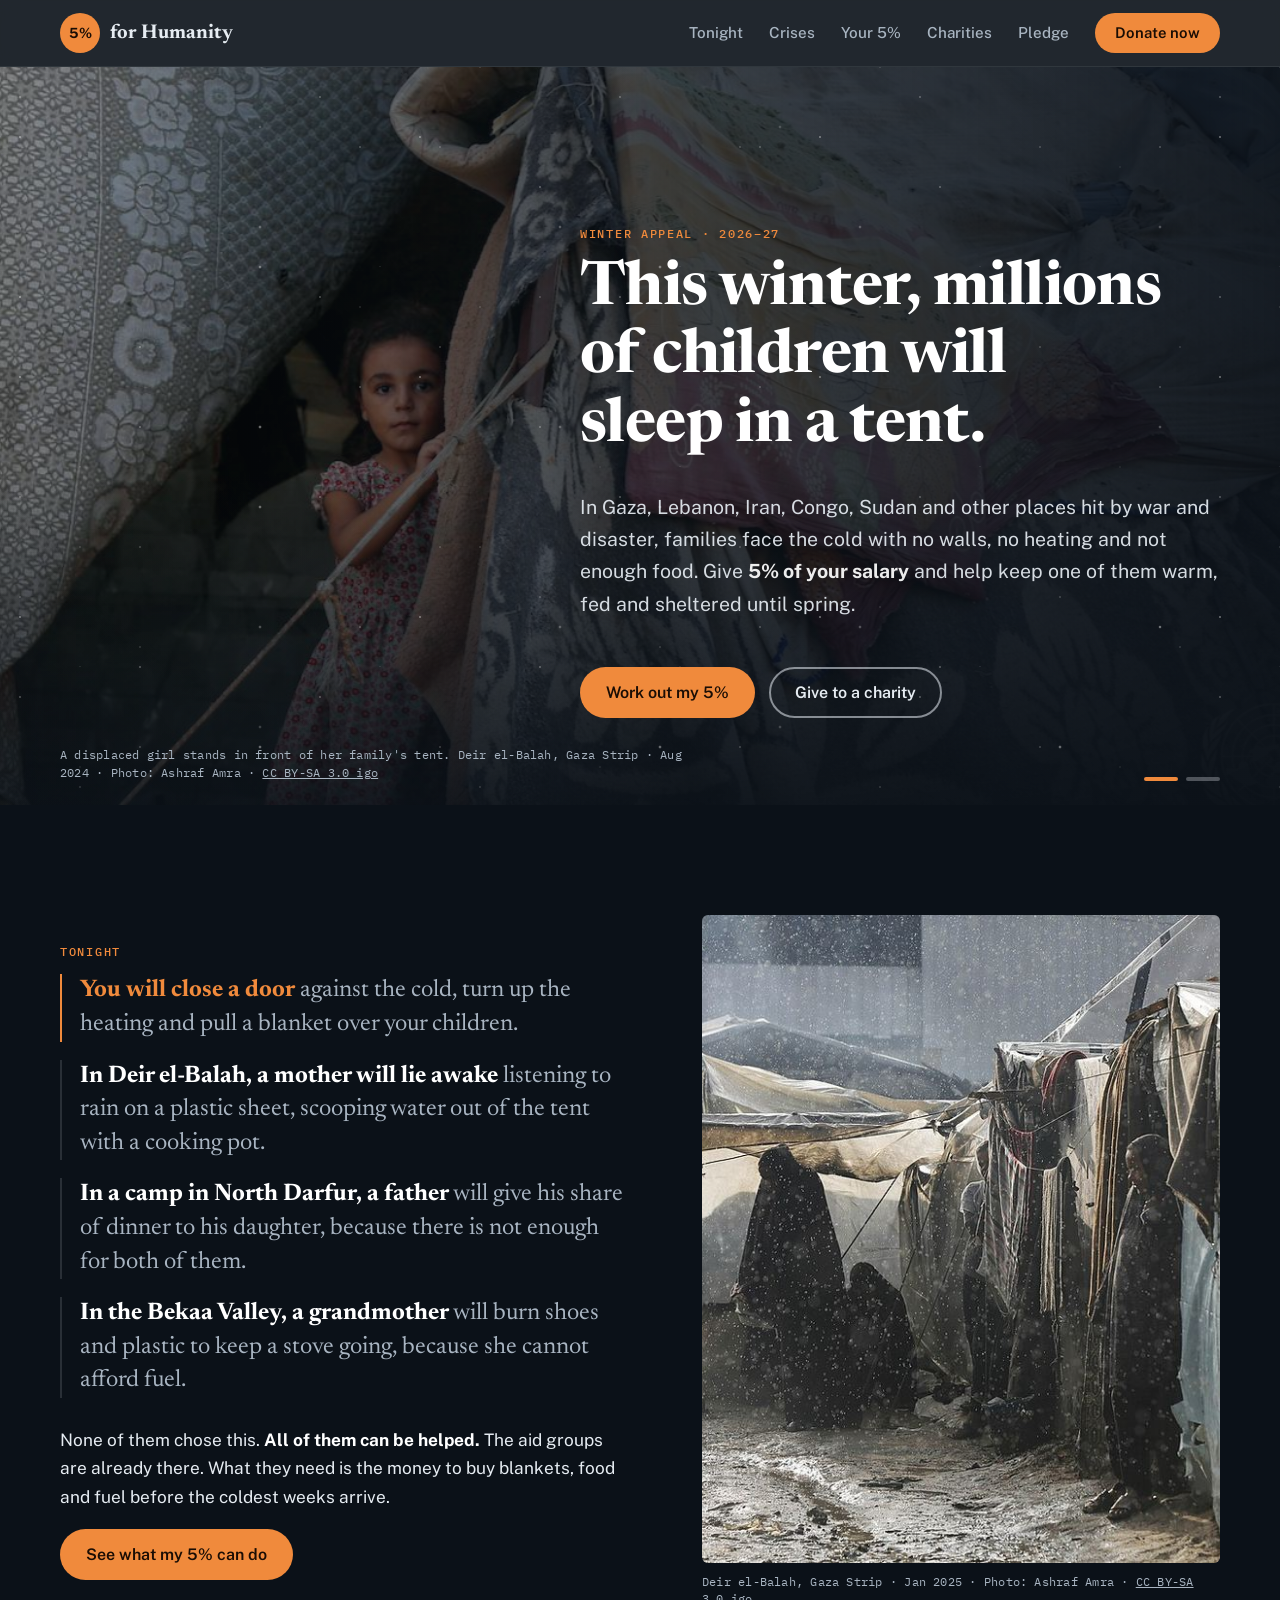
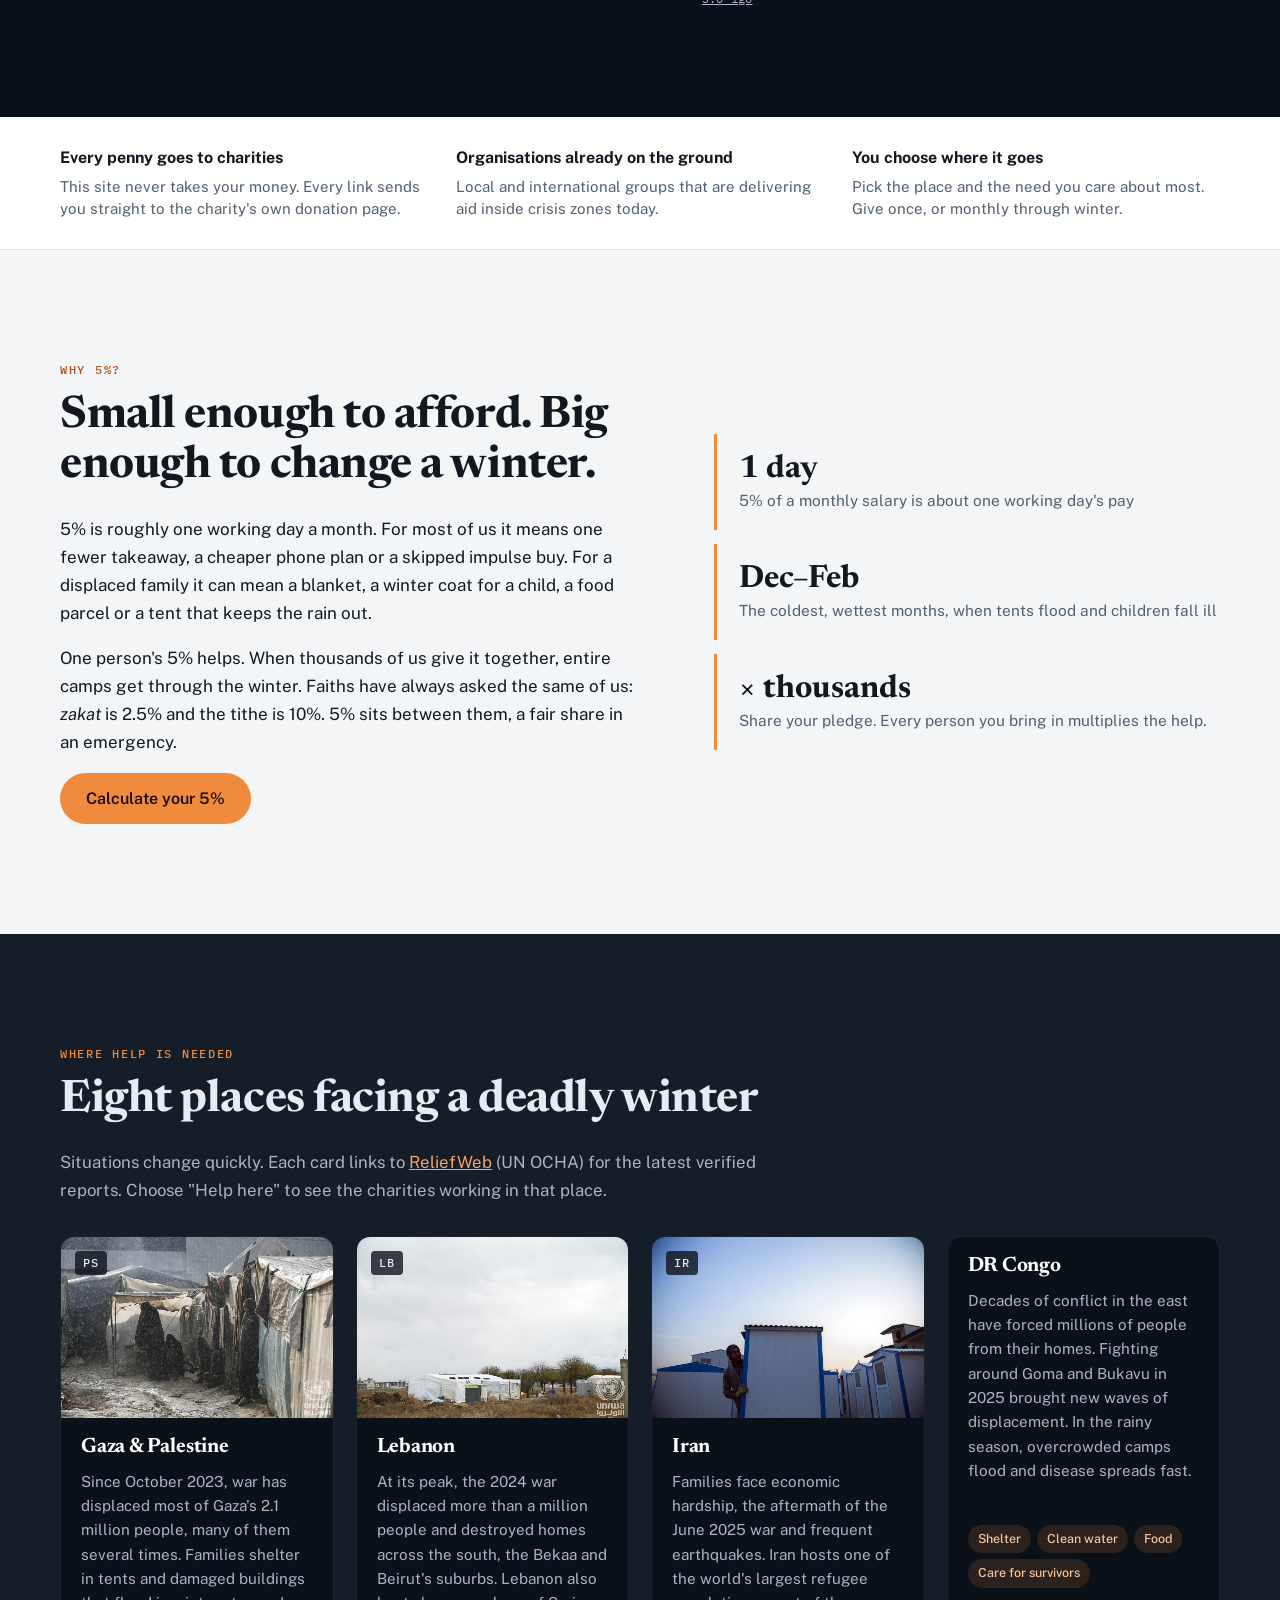
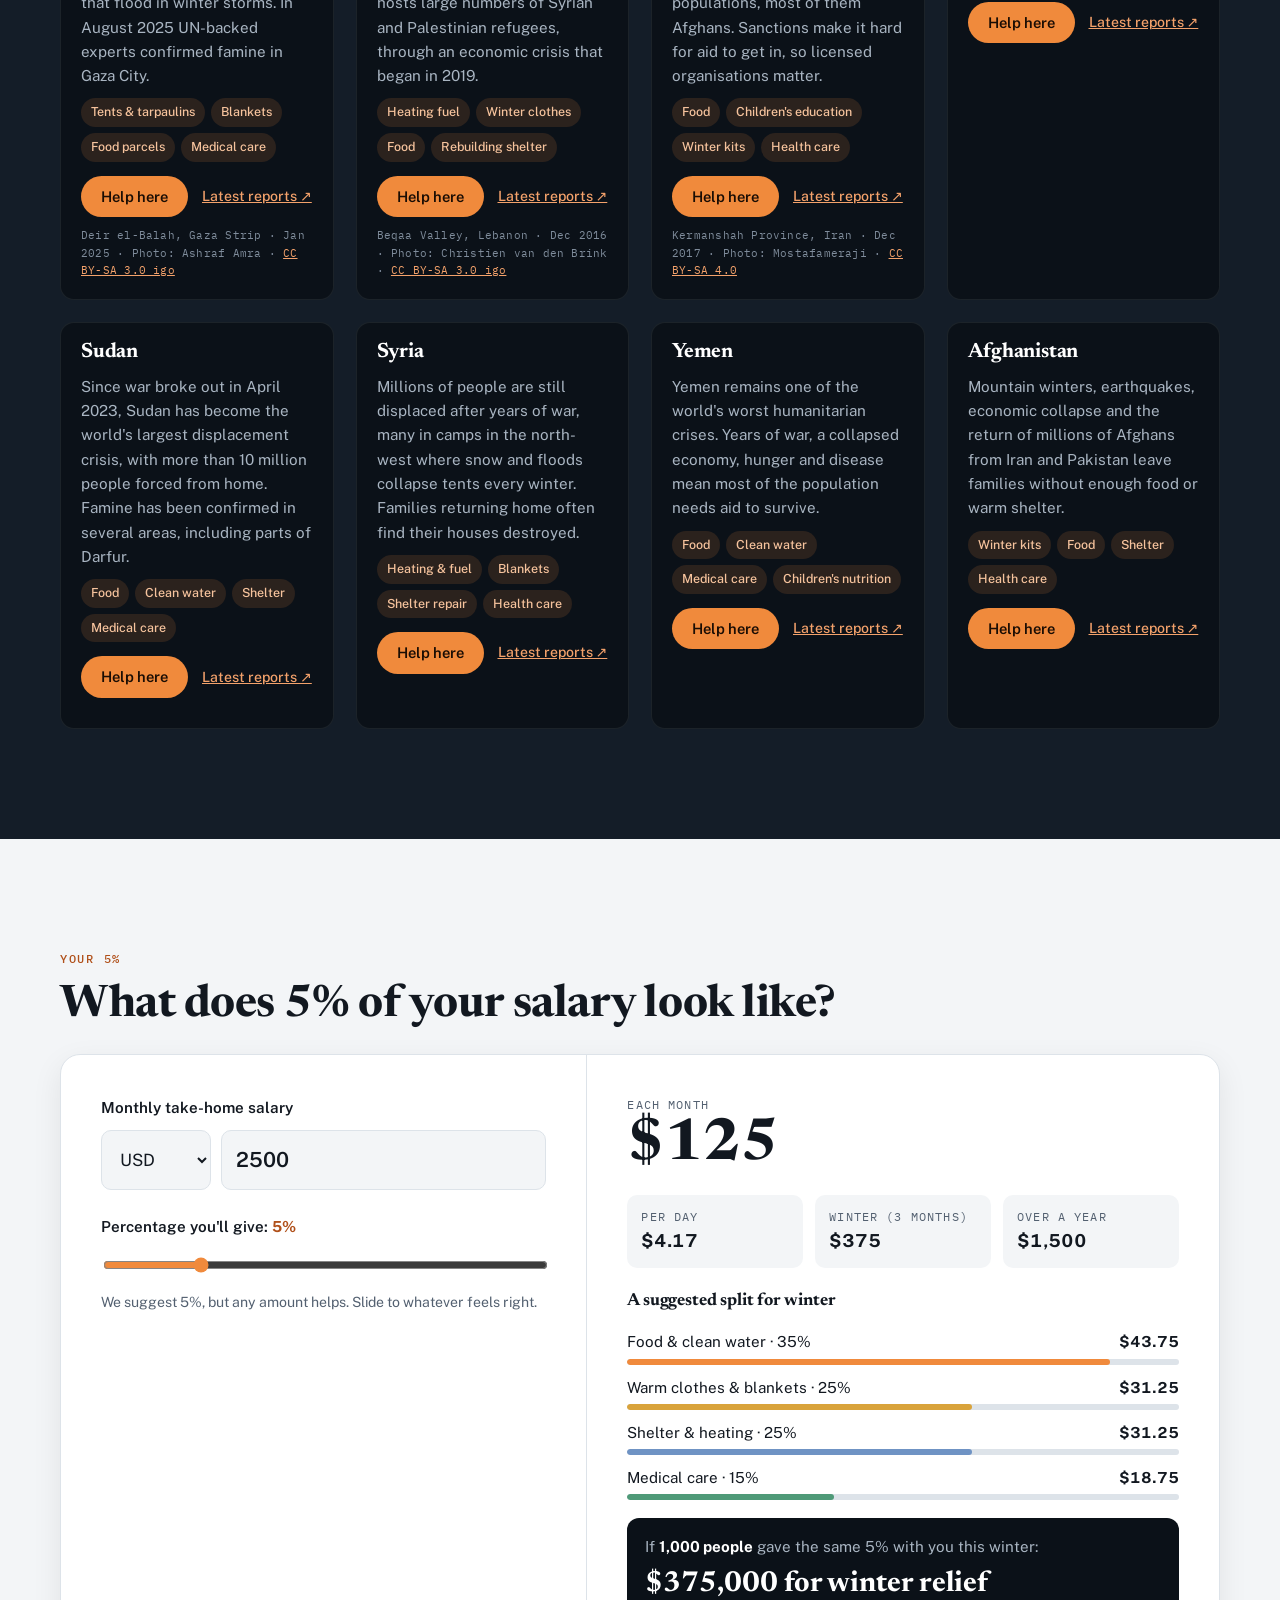
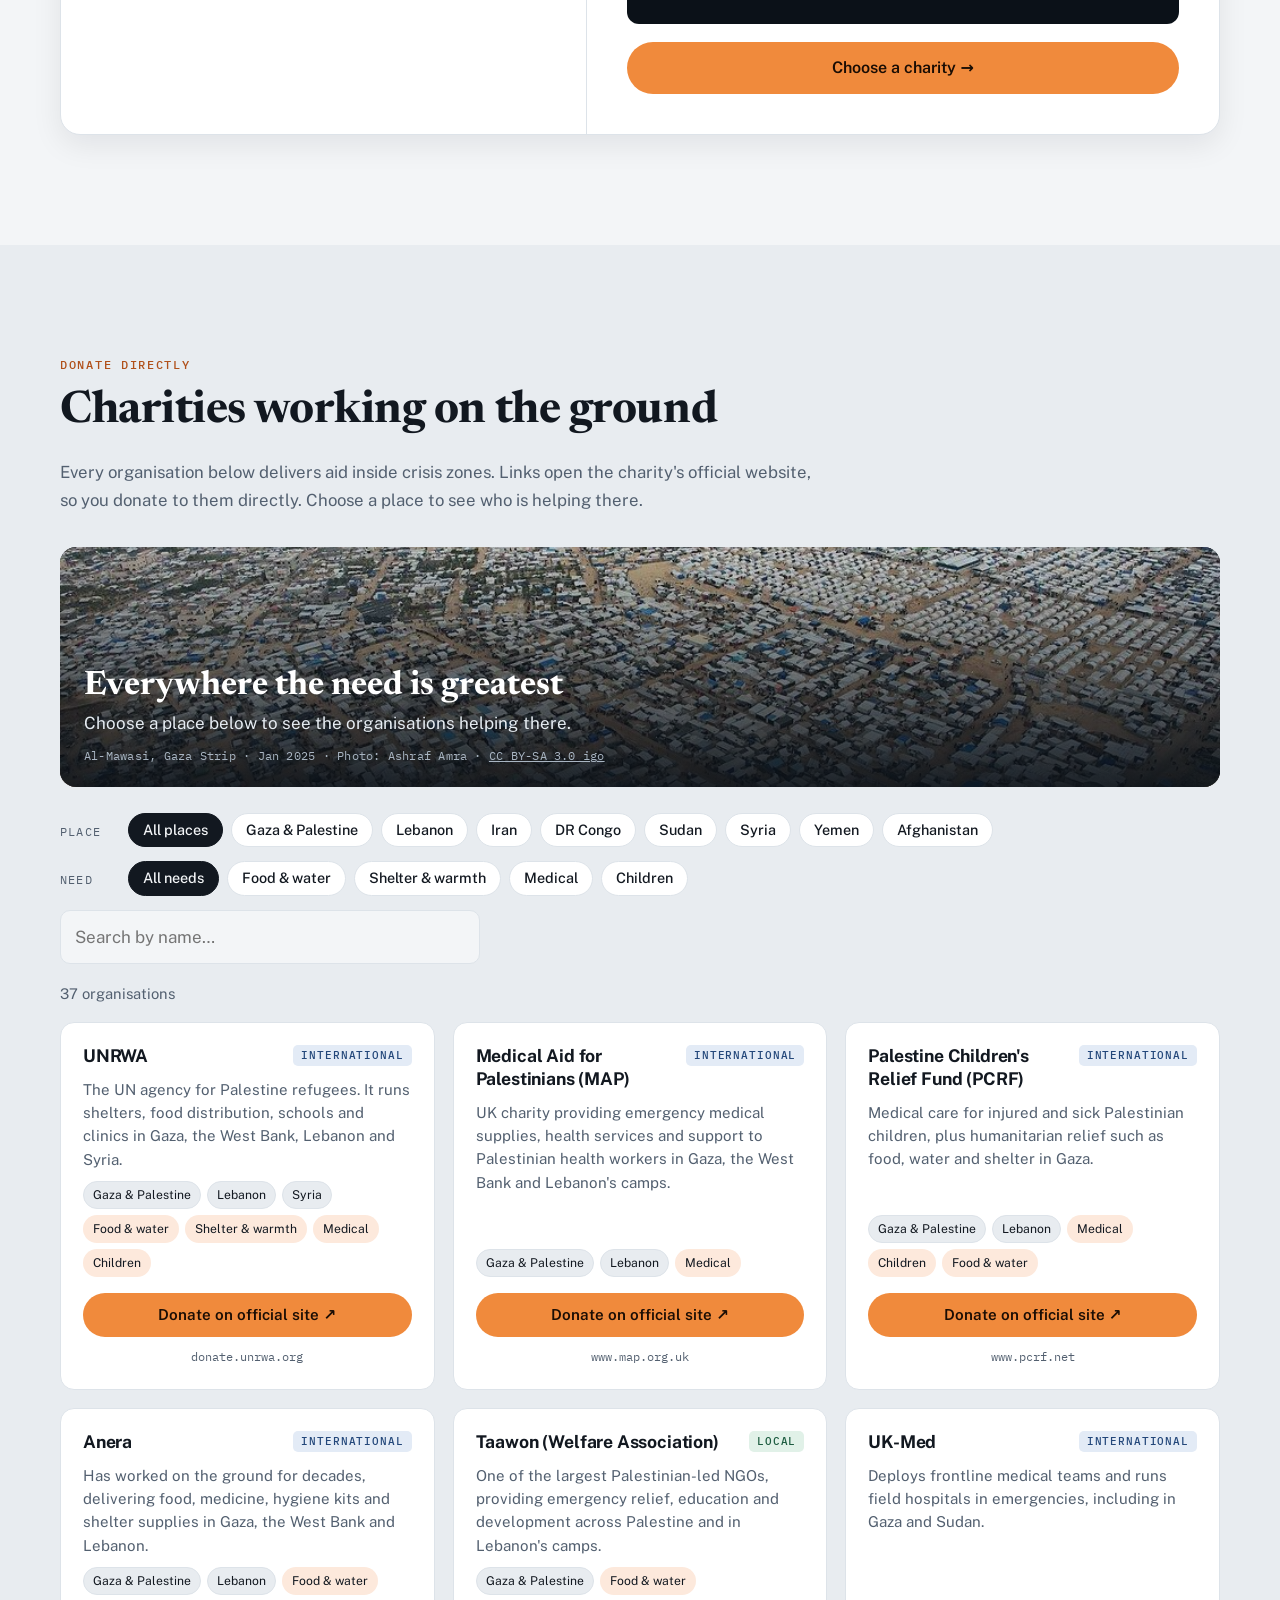
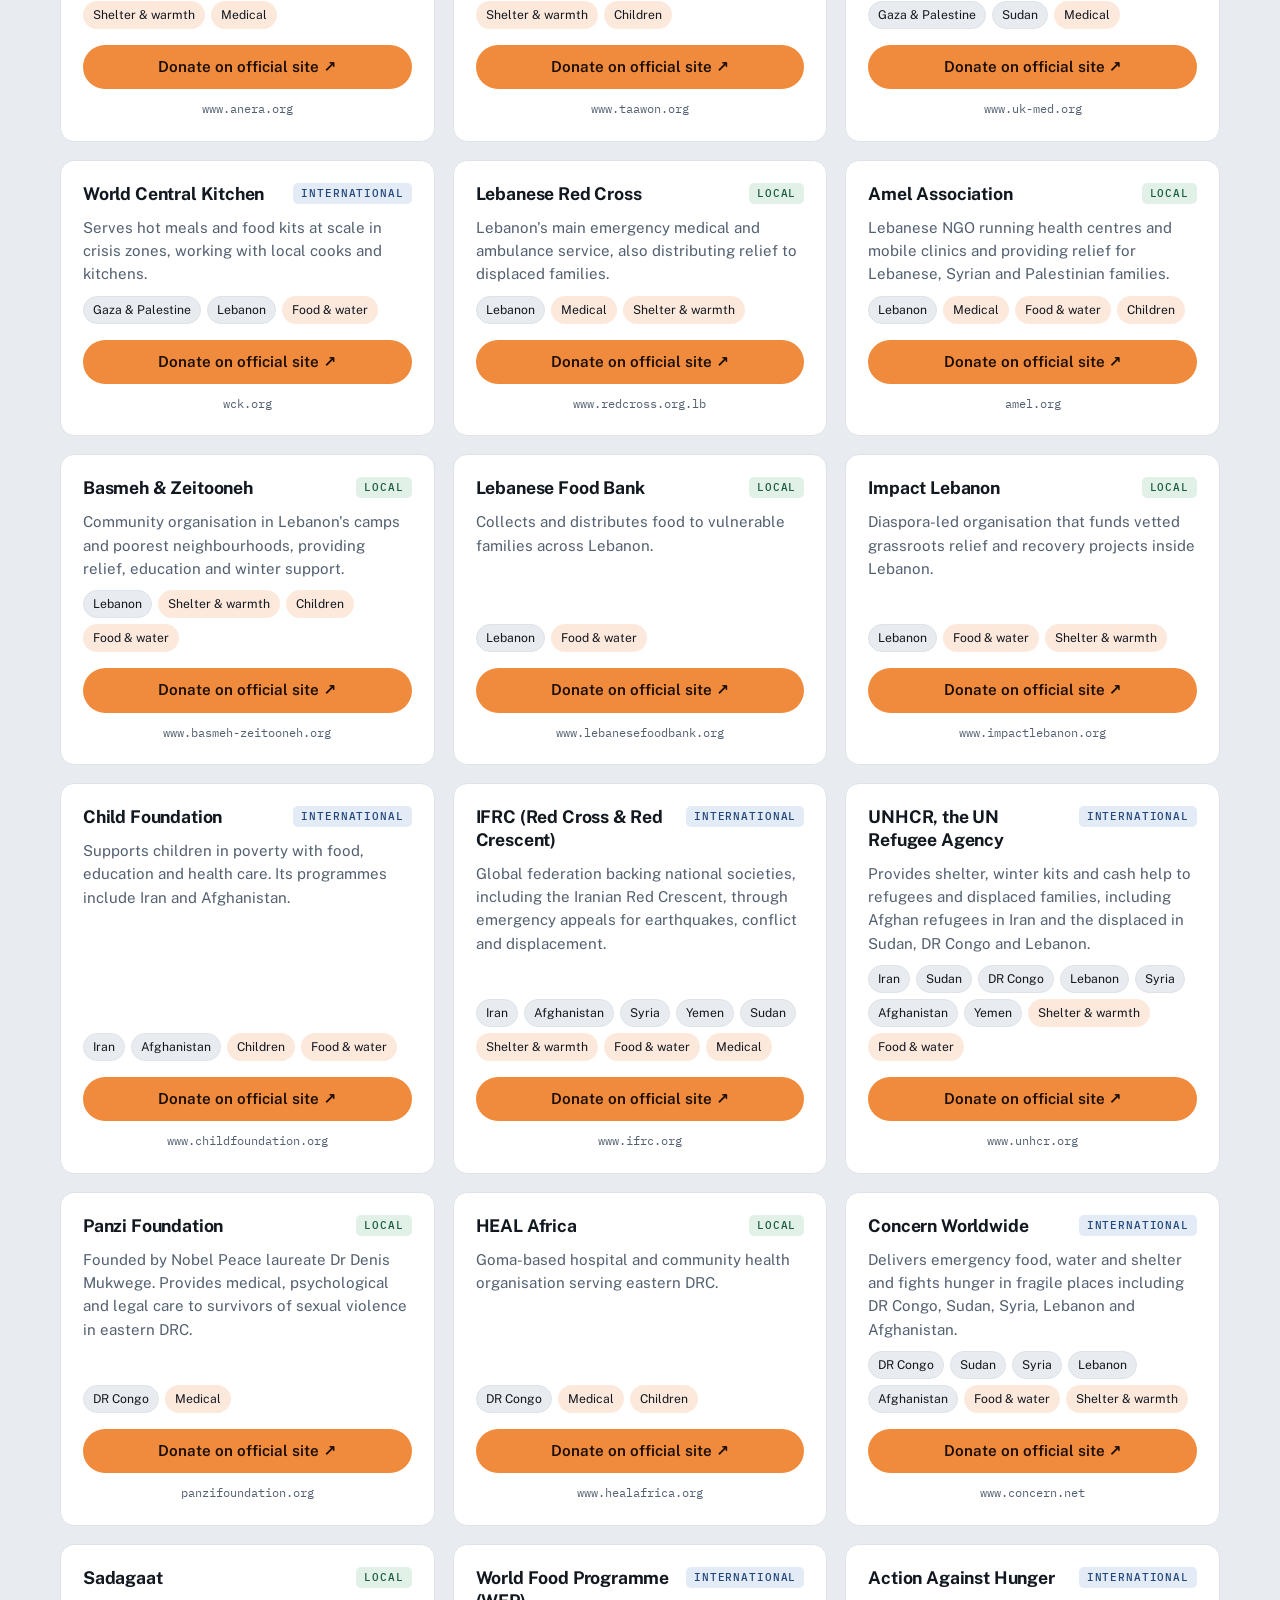
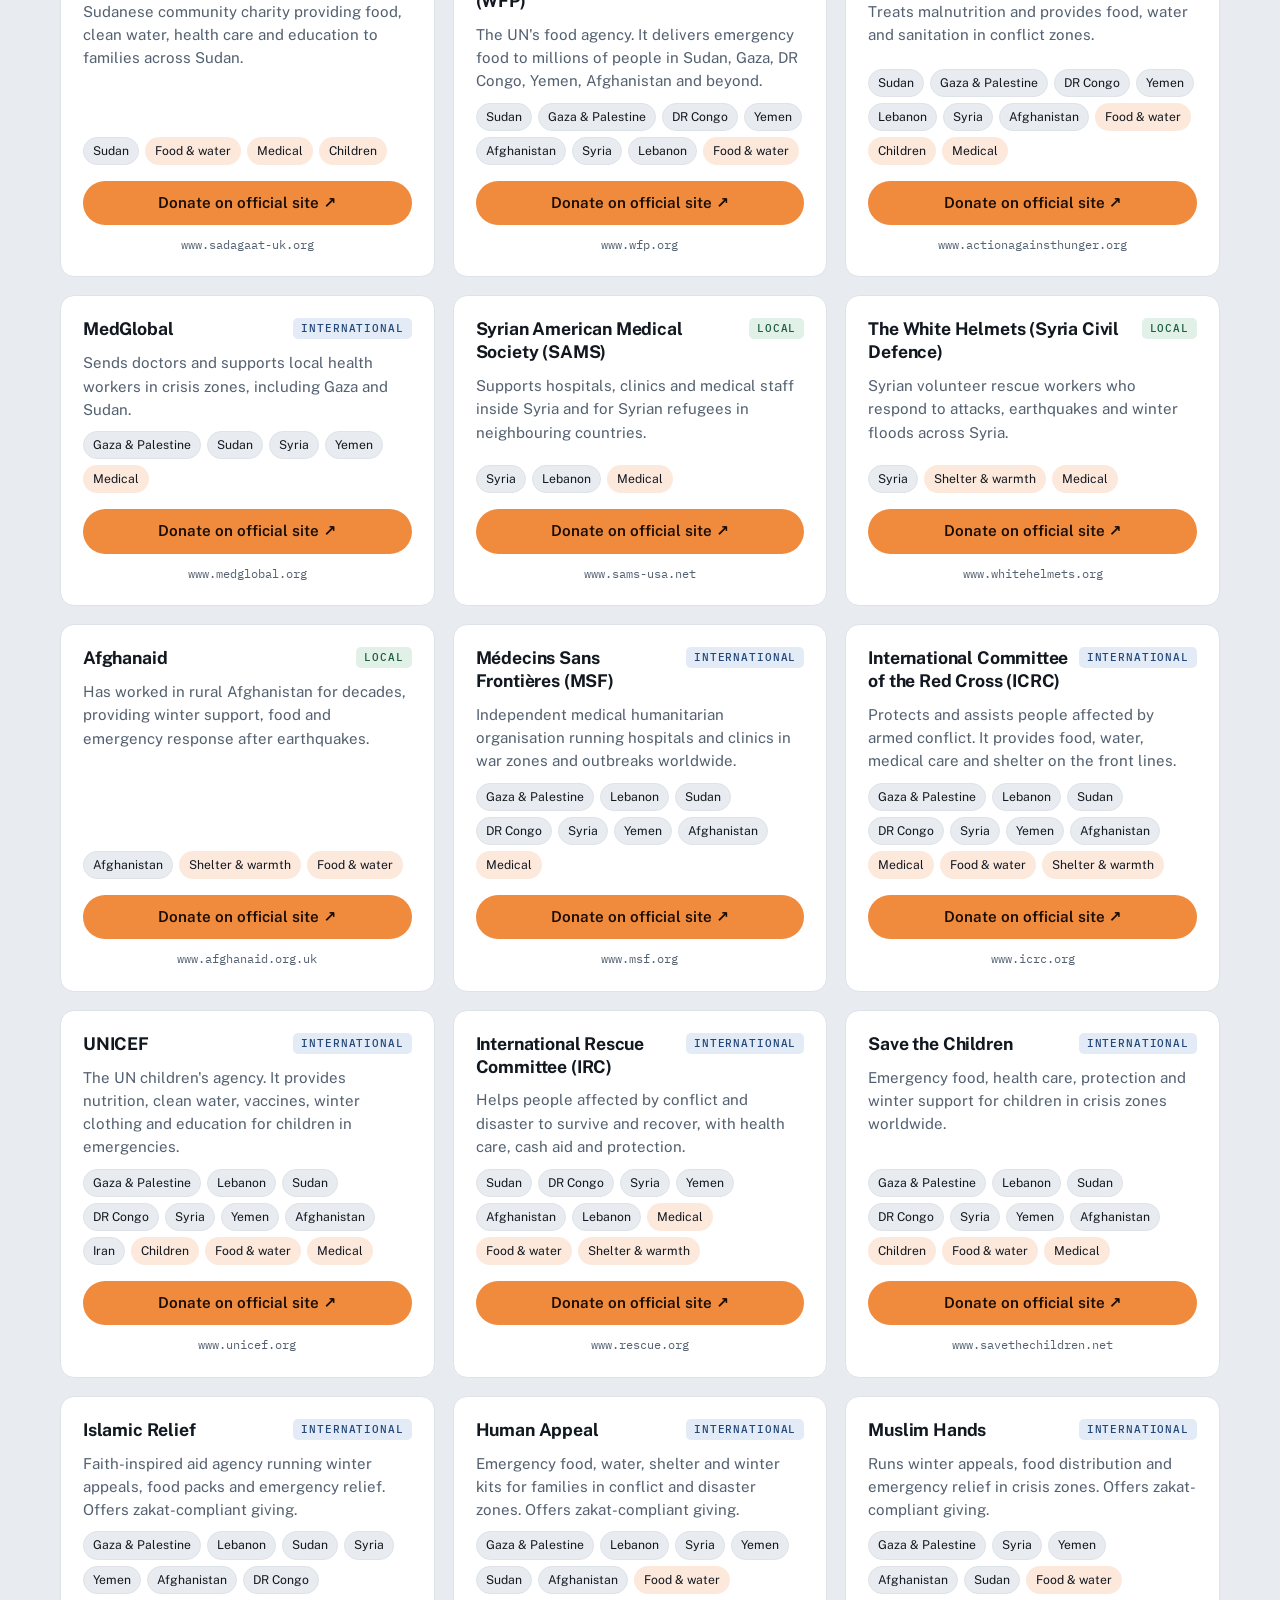
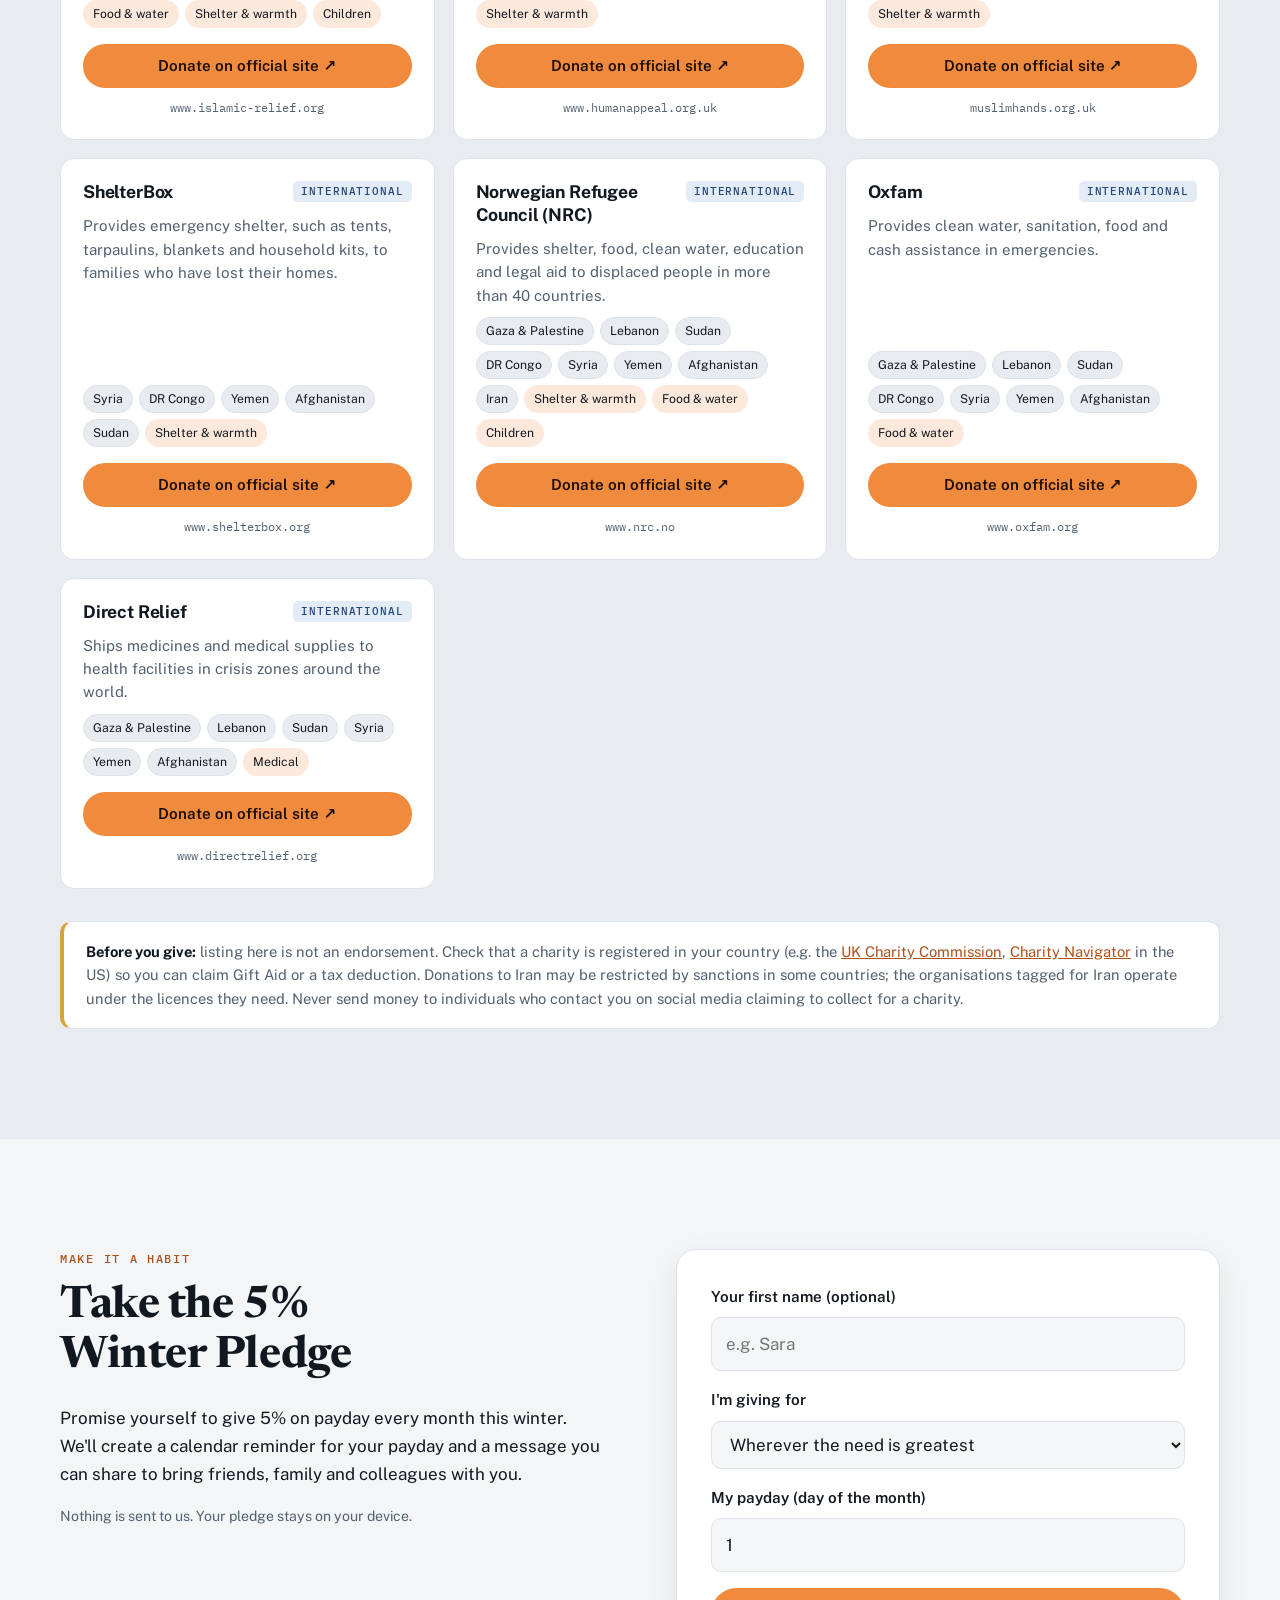
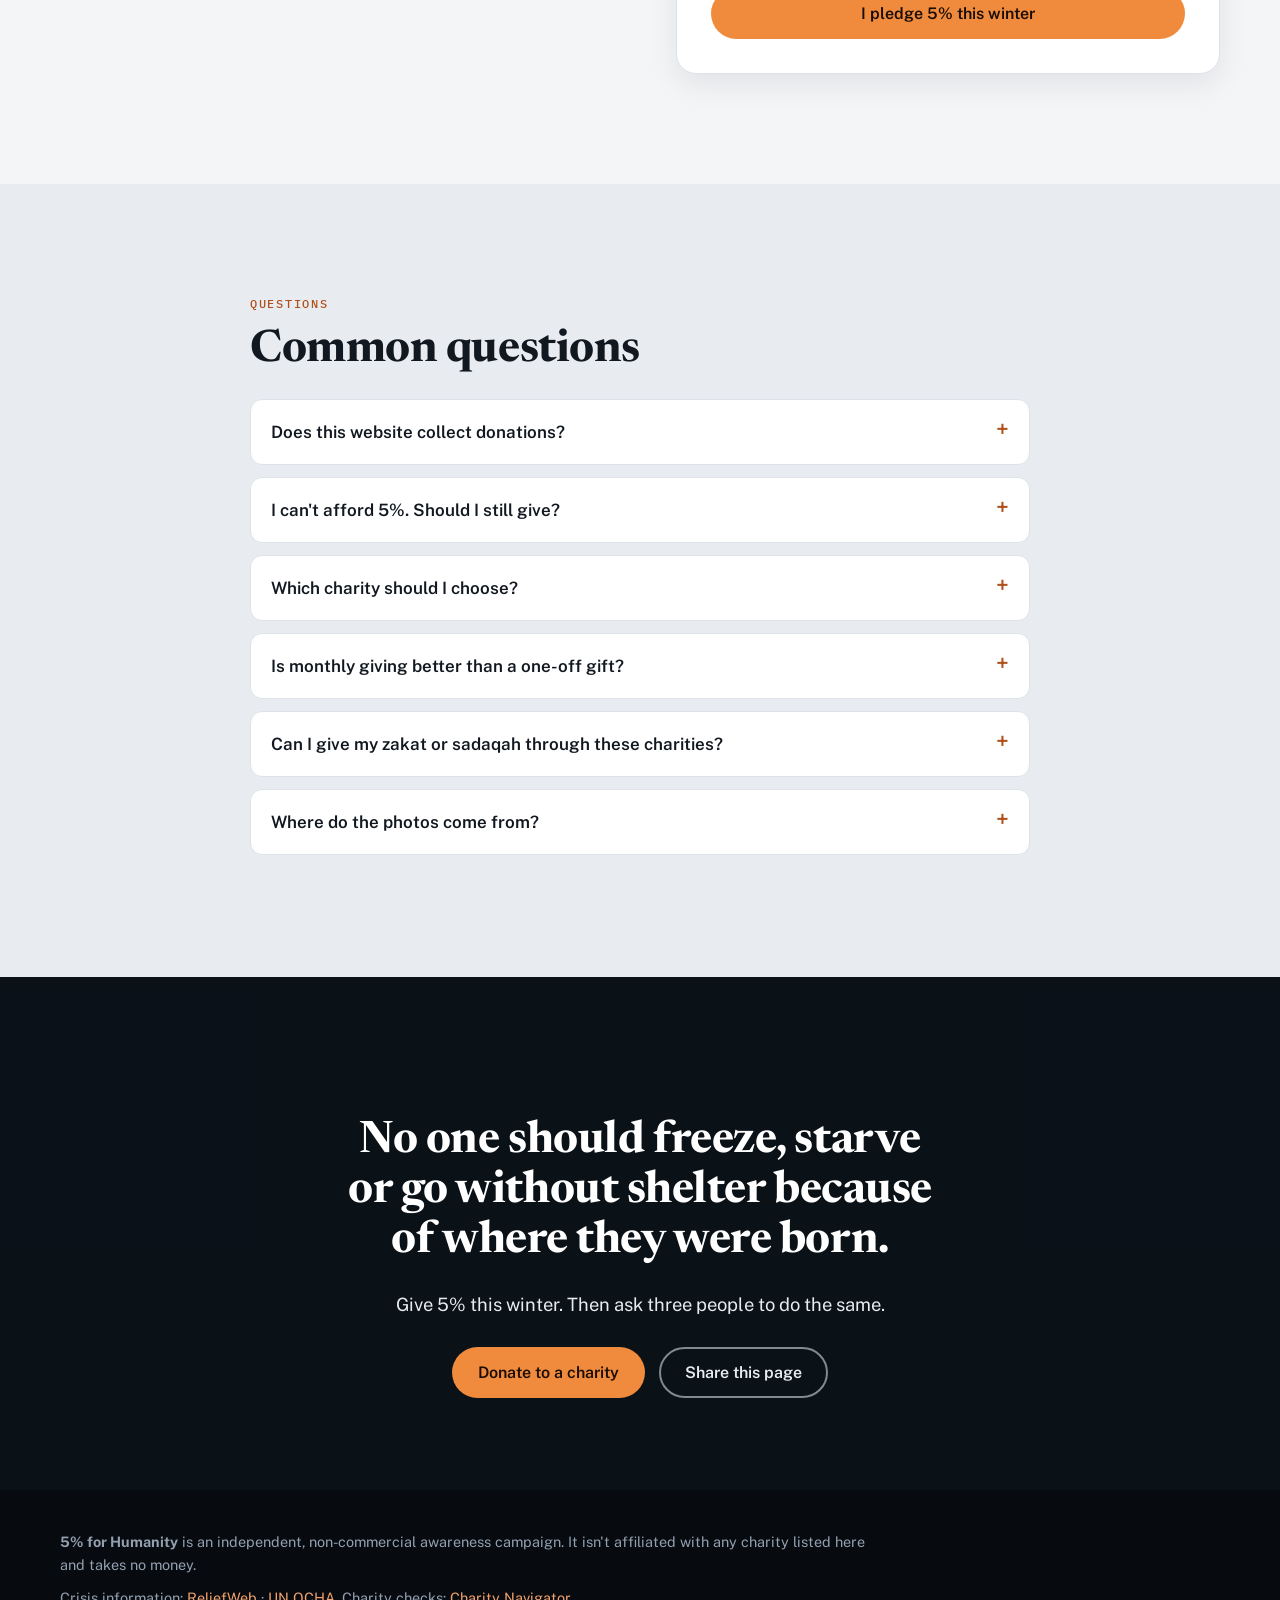
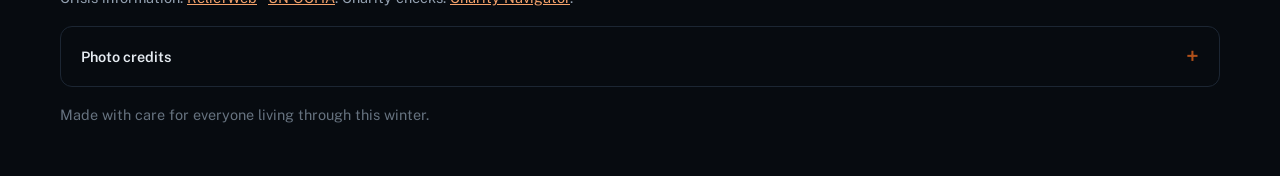
<file: docs/index.html>
<!doctype html>
<html lang="en">
<head>
  <meta charset="utf-8">
  <meta name="viewport" content="width=device-width, initial-scale=1">
  <title>Five Percent for Humanity</title>
  <meta name="description" content="Give 5% of your salary this winter so families in Gaza, Lebanon, Iran, Congo, Sudan and other crisis zones get warm clothes, food and shelter. Donate directly to trusted charities working on the ground.">
  <meta property="og:title" content="Five Percent for Humanity: Winter Appeal">
  <meta property="og:description" content="This winter, millions of children will sleep in tents. Give 5% of your salary for warm clothes, food and shelter.">
  <meta property="og:type" content="website">
  <meta property="og:image" content="images/hero.jpg">
  <meta name="theme-color" content="#0b1118">
  <link rel="icon" href="data:image/svg+xml,%3Csvg xmlns='http://www.w3.org/2000/svg' viewBox='0 0 64 64'%3E%3Ccircle cx='32' cy='32' r='30' fill='%23f08a3c'/%3E%3Ctext x='32' y='42' font-size='26' text-anchor='middle' fill='white' font-family='Arial' font-weight='bold'%3E5%25%3C/text%3E%3C/svg%3E">
  <link rel="preconnect" href="https://fonts.googleapis.com">
  <link rel="preconnect" href="https://fonts.gstatic.com" crossorigin>
  <link href="https://fonts.googleapis.com/css2?family=Newsreader:ital,opsz,wght@0,6..72,500;0,6..72,700;1,6..72,500&family=Public+Sans:wght@400;500;600;700&family=IBM+Plex+Mono:wght@400;500&display=swap" rel="stylesheet">
  <link rel="stylesheet" href="styles.css">
</head>
<body>
  <a class="skip-link" href="#main">Skip to content</a>

  <header class="site-header">
    <div class="container nav">
      <a class="brand" href="#top" aria-label="Five Percent for Humanity home">
        <span class="brand-badge">5%</span>
        <span class="brand-text">for Humanity</span>
      </a>
      <button class="nav-toggle" aria-expanded="false" aria-controls="nav-links" aria-label="Open menu">
        <span></span><span></span><span></span>
      </button>
      <nav id="nav-links" class="nav-links" aria-label="Main">
        <a href="#tonight">Tonight</a>
        <a href="#crises">Crises</a>
        <a href="#calculator">Your 5%</a>
        <a href="#charities">Charities</a>
        <a href="#pledge">Pledge</a>
        <a class="btn btn-small btn-primary" href="#charities">Donate now</a>
      </nav>
    </div>
  </header>

  <main id="main">
    <!-- HERO: photo slideshow, one slide per situation -->
    <section class="hero" id="top" aria-label="Winter appeal">
      <div class="hero-slides" id="hero-slides" aria-hidden="true"></div>
      <div class="hero-shade" aria-hidden="true"></div>
      <div class="snow" aria-hidden="true"></div>
      <div class="container hero-inner">
        <p class="eyebrow">Winter Appeal · 2026–27</p>
        <h1>This winter, millions of children will sleep in a tent.</h1>
        <p class="lead">
          In Gaza, Lebanon, Iran, Congo, Sudan and other places hit by war and disaster, families face the
          cold with no walls, no heating and not enough food. Give <strong>5% of your salary</strong> and help keep
          one of them warm, fed and sheltered until spring.
        </p>
        <div class="hero-actions">
          <a class="btn btn-primary" href="#calculator">Work out my 5%</a>
          <a class="btn btn-ghost" href="#charities">Give to a charity</a>
        </div>
      </div>
      <div class="container hero-foot">
        <p class="photo-caption" id="hero-caption"></p>
        <div class="hero-dots" id="hero-dots" role="group" aria-label="Choose photo"></div>
      </div>
    </section>

    <!-- TONIGHT -->
    <section class="tonight" id="tonight">
      <div class="container tonight-grid">
        <div class="tonight-text">
          <p class="eyebrow">Tonight</p>
          <ol class="tonight-lines">
            <li><span class="you">You will close a door</span> against the cold, turn up the heating and pull a blanket over your children.</li>
            <li><span>In Deir el-Balah, a mother will lie awake</span> listening to rain on a plastic sheet, scooping water out of the tent with a cooking pot.</li>
            <li><span>In a camp in North Darfur, a father</span> will give his share of dinner to his daughter, because there is not enough for both of them.</li>
            <li><span>In the Bekaa Valley, a grandmother</span> will burn shoes and plastic to keep a stove going, because she cannot afford fuel.</li>
          </ol>
          <p class="tonight-close">None of them chose this. <strong>All of them can be helped.</strong> The aid groups are already there. What they need is the money to buy blankets, food and fuel before the coldest weeks arrive.</p>
          <a class="btn btn-primary" href="#calculator">See what my 5% can do</a>
        </div>
        <figure class="tonight-photo" data-photo="gaza"></figure>
      </div>
    </section>

    <!-- TRUST STRIP -->
    <section class="trust" aria-label="How this site works">
      <div class="container trust-grid">
        <div>
          <strong>Every penny goes to charities</strong>
          <span>This site never takes your money. Every link sends you straight to the charity's own donation page.</span>
        </div>
        <div>
          <strong>Organisations already on the ground</strong>
          <span>Local and international groups that are delivering aid inside crisis zones today.</span>
        </div>
        <div>
          <strong>You choose where it goes</strong>
          <span>Pick the place and the need you care about most. Give once, or monthly through winter.</span>
        </div>
      </div>
    </section>

    <!-- WHY 5% -->
    <section class="section" id="why">
      <div class="container two-col">
        <div>
          <p class="eyebrow">Why 5%?</p>
          <h2>Small enough to afford. Big enough to change a winter.</h2>
          <p>
            5% is roughly one working day a month. For most of us it means one fewer takeaway, a
            cheaper phone plan or a skipped impulse buy. For a displaced family it can mean a
            blanket, a winter coat for a child, a food parcel or a tent that keeps the rain out.
          </p>
          <p>
            One person's 5% helps. When thousands of us give it together, entire camps get through
            the winter. Faiths have always asked the same of us: <em>zakat</em> is
            2.5% and the tithe is 10%. 5% sits between them, a fair share in an emergency.
          </p>
          <a class="btn btn-primary" href="#calculator">Calculate your 5%</a>
        </div>
        <div class="stat-stack">
          <div class="stat-card">
            <span class="stat-num">1 day</span>
            <span class="stat-label">5% of a monthly salary is about one working day's pay</span>
          </div>
          <div class="stat-card">
            <span class="stat-num">Dec–Feb</span>
            <span class="stat-label">The coldest, wettest months, when tents flood and children fall ill</span>
          </div>
          <div class="stat-card">
            <span class="stat-num">× thousands</span>
            <span class="stat-label">Share your pledge. Every person you bring in multiplies the help.</span>
          </div>
        </div>
      </div>
    </section>

    <!-- CRISES -->
    <section class="section section-dark" id="crises">
      <div class="container">
        <p class="eyebrow">Where help is needed</p>
        <h2>Eight places facing a deadly winter</h2>
        <p class="section-lead">
          Situations change quickly. Each card links to <a href="https://reliefweb.int" target="_blank" rel="noopener">ReliefWeb</a>
          (UN OCHA) for the latest verified reports. Choose "Help here" to see the charities working in that place.
        </p>
        <div class="crisis-grid" id="crisis-grid"></div>
      </div>
    </section>

    <!-- CALCULATOR -->
    <section class="section" id="calculator">
      <div class="container">
        <p class="eyebrow">Your 5%</p>
        <h2>What does 5% of your salary look like?</h2>
        <div class="calc">
          <form class="calc-form" id="calc-form">
            <label for="salary">Monthly take-home salary</label>
            <div class="input-row">
              <select id="currency" aria-label="Currency"></select>
              <input id="salary" type="number" inputmode="decimal" min="0" step="any" placeholder="e.g. 2500" value="2500">
            </div>
            <label for="percent">Percentage you'll give: <output id="percent-out">5%</output></label>
            <input id="percent" type="range" min="1" max="20" step="0.5" value="5">
            <p class="hint">We suggest 5%, but any amount helps. Slide to whatever feels right.</p>
            <figure class="calc-photo" data-photo="syria"></figure>
          </form>

          <div class="calc-results" aria-live="polite">
            <div class="result-main">
              <span class="result-label">Each month</span>
              <span class="result-value" id="r-month">–</span>
            </div>
            <div class="result-row">
              <div><span class="result-label">Per day</span><span class="result-sub" id="r-day">–</span></div>
              <div><span class="result-label">Winter (3 months)</span><span class="result-sub" id="r-winter">–</span></div>
              <div><span class="result-label">Over a year</span><span class="result-sub" id="r-year">–</span></div>
            </div>

            <h3 class="split-title">A suggested split for winter</h3>
            <ul class="split" id="split"></ul>

            <div class="multiplier">
              <span>If <strong>1,000 people</strong> gave the same 5% with you this winter:</span>
              <span class="multiplier-value" id="r-multi">–</span>
            </div>
            <a class="btn btn-primary btn-block" href="#charities">Choose a charity →</a>
          </div>
        </div>
      </div>
    </section>

    <!-- CHARITIES -->
    <section class="section section-tint" id="charities">
      <div class="container">
        <p class="eyebrow">Donate directly</p>
        <h2>Charities working on the ground</h2>
        <p class="section-lead">
          Every organisation below delivers aid inside crisis zones. Links open the charity's official website,
          so you donate to them directly. Choose a place to see who is helping there.
        </p>

        <figure class="situation" id="situation" aria-live="polite">
          <img id="situation-img" alt="">
          <div class="situation-shade" aria-hidden="true"></div>
          <figcaption class="situation-text">
            <span class="situation-place" id="situation-place">Everywhere the need is greatest</span>
            <span class="situation-line" id="situation-line">Choose a place below to see the organisations helping there.</span>
            <span class="photo-caption" id="situation-credit"></span>
          </figcaption>
        </figure>

        <div class="filters" role="group" aria-label="Filter charities">
          <div class="filter-group">
            <span class="filter-label">Place</span>
            <div class="chips" id="region-chips"></div>
          </div>
          <div class="filter-group">
            <span class="filter-label">Need</span>
            <div class="chips" id="need-chips"></div>
          </div>
          <div class="search-wrap">
            <label class="visually-hidden" for="search">Search charities</label>
            <input id="search" type="search" placeholder="Search by name…">
          </div>
        </div>

        <p class="result-count" id="result-count" aria-live="polite"></p>
        <div class="charity-grid" id="charity-grid"></div>

        <aside class="notice">
          <strong>Before you give:</strong> listing here is not an endorsement. Check that a charity is
          registered in your country (e.g. the <a href="https://register-of-charities.charitycommission.gov.uk" target="_blank" rel="noopener">UK Charity Commission</a>,
          <a href="https://www.charitynavigator.org" target="_blank" rel="noopener">Charity Navigator</a> in the US) so you can claim
          Gift Aid or a tax deduction. Donations to Iran may be restricted by sanctions in some countries;
          the organisations tagged for Iran operate under the licences they need. Never send money to
          individuals who contact you on social media claiming to collect for a charity.
        </aside>
      </div>
    </section>

    <!-- PLEDGE -->
    <section class="section" id="pledge">
      <div class="container pledge">
        <div>
          <p class="eyebrow">Make it a habit</p>
          <h2>Take the 5% Winter Pledge</h2>
          <p>
            Promise yourself to give 5% on payday every month this winter. We'll create a calendar
            reminder for your payday and a message you can share to bring friends, family and colleagues with you.
          </p>
          <p class="hint">Nothing is sent to us. Your pledge stays on your device.</p>
          <figure class="pledge-photo" data-photo="congo2"></figure>
        </div>
        <form class="pledge-form" id="pledge-form">
          <label for="p-name">Your first name (optional)</label>
          <input id="p-name" type="text" autocomplete="given-name" placeholder="e.g. Sara">

          <label for="p-cause">I'm giving for</label>
          <select id="p-cause"></select>

          <label for="p-day">My payday (day of the month)</label>
          <input id="p-day" type="number" min="1" max="28" value="1" inputmode="numeric">

          <button class="btn btn-primary btn-block" type="submit">I pledge 5% this winter</button>

          <div class="pledge-done" id="pledge-done" hidden>
            <p class="pledge-msg" id="pledge-msg"></p>
            <div class="share-row">
              <a class="btn btn-share" id="share-wa" target="_blank" rel="noopener">WhatsApp</a>
              <a class="btn btn-share" id="share-x" target="_blank" rel="noopener">X / Twitter</a>
              <a class="btn btn-share" id="share-fb" target="_blank" rel="noopener">Facebook</a>
              <button class="btn btn-share" type="button" id="share-copy">Copy message</button>
            </div>
            <button class="btn btn-ghost-dark btn-block" type="button" id="ics-btn">Add monthly payday reminder</button>
          </div>
        </form>
      </div>
    </section>

    <!-- FAQ -->
    <section class="section section-tint" id="faq">
      <div class="container narrow">
        <p class="eyebrow">Questions</p>
        <h2>Common questions</h2>
        <details>
          <summary>Does this website collect donations?</summary>
          <p>No. We send you straight to each charity's official website, so your whole donation goes to them, along with any tax relief or Gift Aid you're entitled to.</p>
        </details>
        <details>
          <summary>I can't afford 5%. Should I still give?</summary>
          <p>Yes. 5% is a goal, not a rule. 1% or 2% given regularly still buys blankets, food and medicine. Sharing this page with people who can give more helps too.</p>
        </details>
        <details>
          <summary>Which charity should I choose?</summary>
          <p>Local organisations often know their communities best and reach places others can't. Large international agencies bring scale and logistics. Splitting your 5% between one of each works well. Unrestricted donations, given without a specific project attached, let charities respond fastest.</p>
        </details>
        <details>
          <summary>Is monthly giving better than a one-off gift?</summary>
          <p>Monthly gifts let charities plan ahead and buy winter supplies in bulk before prices rise. If you can, set up a monthly donation from December to February.</p>
        </details>
        <details>
          <summary>Can I give my zakat or sadaqah through these charities?</summary>
          <p>Several listed organisations, including Islamic Relief, Human Appeal and Muslim Hands, run zakat-compliant funds. Check each charity's zakat policy on their website.</p>
        </details>
        <details>
          <summary>Where do the photos come from?</summary>
          <p>Every photo on this page is a real photograph from the place it describes, taken by humanitarian photographers and journalists and published under an open licence. Full credits are at the bottom of the page.</p>
        </details>
      </div>
    </section>

    <!-- CTA -->
    <section class="cta">
      <img class="cta-bg" data-photo-bg="sudan" alt="" hidden>
      <div class="cta-shade" aria-hidden="true"></div>
      <div class="container cta-inner">
        <h2>No one should freeze, starve or go without shelter because of where they were born.</h2>
        <p>Give 5% this winter. Then ask three people to do the same.</p>
        <div class="hero-actions">
          <a class="btn btn-primary" href="#charities">Donate to a charity</a>
          <button class="btn btn-ghost" type="button" id="share-site">Share this page</button>
        </div>
        <p class="photo-caption" data-credit="sudan"></p>
      </div>
    </section>
  </main>

  <footer class="site-footer">
    <div class="container footer-inner">
      <p><strong>5% for Humanity</strong> is an independent, non-commercial awareness campaign. It isn't affiliated with any charity listed here and takes no money.</p>
      <p>Crisis information: <a href="https://reliefweb.int" target="_blank" rel="noopener">ReliefWeb</a> · <a href="https://www.unocha.org" target="_blank" rel="noopener">UN OCHA</a>. Charity checks: <a href="https://www.charitynavigator.org" target="_blank" rel="noopener">Charity Navigator</a>.</p>
      <details class="credits">
        <summary>Photo credits</summary>
        <ul id="credits-list"></ul>
      </details>
      <p class="footer-small">Made with care for everyone living through this winter.</p>
    </div>
  </footer>

  <div class="toast" id="toast" role="status" aria-live="polite"></div>
  <script src="photos.js"></script>
  <script src="app.js"></script>
</body>
</html>
</file>
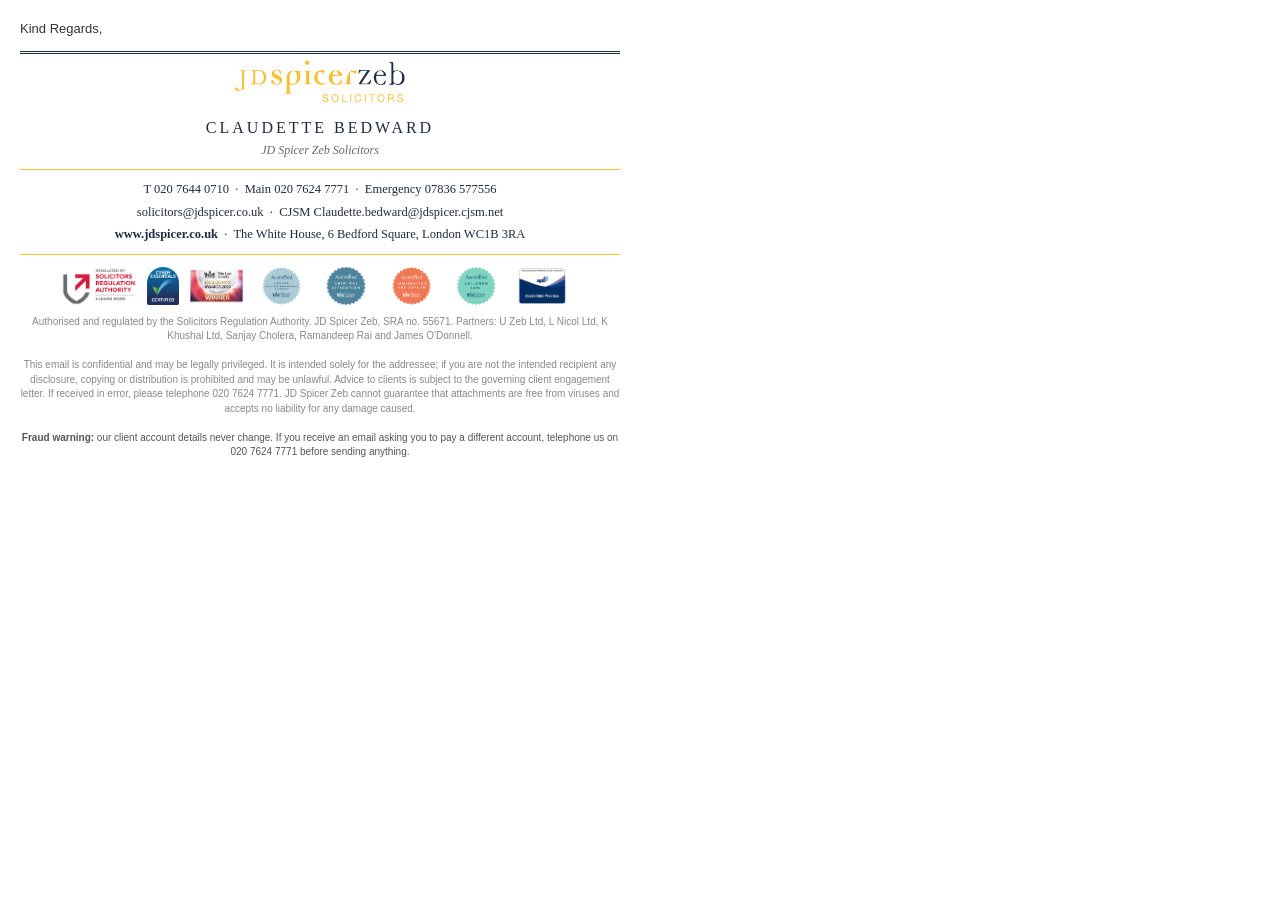
<file: signature/jdspicer-signature-01-heritage-city.html>
<!DOCTYPE html>
<html lang="en-GB"><head><meta charset="utf-8"><title>Heritage</title></head>
<body style="margin:20px;background:#ffffff;">
<table cellpadding="0" cellspacing="0" border="0" width="600" style="width:600px;font-family:Palanquin,Arial,Helvetica,sans-serif;font-size:13px;color:#333333;line-height:1.45;">
<tr><td style="padding:0 0 12px 0;">Kind Regards,</td></tr>

<tr><td align="center" style="padding:6px 0 10px 0;border-top:3px double #1F2B41;"><table cellpadding="0" cellspacing="0" border="0" align="center"><tr><td><img src="images/logo-onwhite.png" alt="JD Spicer Zeb Solicitors" width="170" height="42" style="display:block;border:0;width:170px;height:42px;"></td></tr></table></td></tr>
<tr><td align="center" style="padding:4px 0 0 0;font-family:Georgia,'Times New Roman',Times,serif;font-size:16px;letter-spacing:3px;color:#1F2B41;text-transform:uppercase;">Claudette Bedward</td></tr>
<tr><td align="center" style="padding:3px 0 10px 0;font-family:Georgia,'Times New Roman',Times,serif;font-size:12px;font-style:italic;color:#666666;">JD Spicer Zeb Solicitors</td></tr>
<tr><td align="center" style="padding:8px 0;border-top:1px solid #F9C235;border-bottom:1px solid #F9C235;font-family:Georgia,'Times New Roman',Times,serif;font-size:12.5px;color:#1F2B41;line-height:1.8;">
 T <a href="tel:02076440710" style="color:#1F2B41;text-decoration:none;">020 7644 0710</a> &nbsp;&middot;&nbsp; Main <a href="tel:02076247771" style="color:#1F2B41;text-decoration:none;">020 7624 7771</a> &nbsp;&middot;&nbsp; Emergency <a href="tel:07836577556" style="color:#1F2B41;text-decoration:none;">07836 577556</a><br>
 <a href="mailto:solicitors@jdspicer.co.uk" style="color:#1F2B41;text-decoration:none;">solicitors@jdspicer.co.uk</a> &nbsp;&middot;&nbsp; CJSM <a href="mailto:Claudette.bedward@jdspicer.cjsm.net" style="color:#1F2B41;text-decoration:none;">Claudette.bedward@jdspicer.cjsm.net</a><br>
 <a href="https://www.jdspicer.co.uk" style="color:#1F2B41;text-decoration:none;font-weight:bold;">www.jdspicer.co.uk</a> &nbsp;&middot;&nbsp; The White House, 6 Bedford Square, London WC1B 3RA</td></tr>
<tr><td align="center" style="padding:12px 0 0 0;"><table cellpadding="0" cellspacing="0" border="0" align="center"><tr><td valign="middle" style="padding-right:10px;"><a href="https://www.sra.org.uk/consumers/register/organisation/?sraNumber=55671"><img src="images/sra.png" alt="Regulated by the Solicitors Regulation Authority - check this firm" width="76" height="38" style="display:block;border:0;width:76px;height:38px;"></a></td><td valign="middle" style="padding-right:10px;"><a href="https://registry.blockmarktech.com/certificates/d816e777-8f22-4885-9672-d7726e1953b1/?source=WEB"><img src="images/cyber-essentials.png" alt="Cyber Essentials Certified" width="32" height="38" style="display:block;border:0;width:32px;height:38px;"></a></td><td valign="middle" style="padding-right:10px;"><a href="https://www.lawsociety.org.uk/"><img src="images/ls-winner-2020.png" alt="The Law Society Excellence Awards 2020 Winner" width="55" height="38" style="display:block;border:0;width:55px;height:38px;"></a></td><td valign="middle" style="padding-right:10px;"><a href="http://www.lawsociety.org.uk/support-services/accreditation/lexcel/"><img src="images/lexcel.jpg" alt="Lexcel Accredited - Law Society" width="55" height="38" style="display:block;border:0;width:55px;height:38px;"></a></td><td valign="middle" style="padding-right:10px;"><a href="http://www.lawsociety.org.uk/support-services/accreditation/criminal-litigation/"><img src="images/criminal-litigation.png" alt="Law Society Accredited - Criminal Litigation" width="55" height="38" style="display:block;border:0;width:55px;height:38px;"></a></td><td valign="middle" style="padding-right:10px;"><a href="http://www.lawsociety.org.uk/support-services/accreditation/immigration-asylum/"><img src="images/immigrationandasylumlawsocietylogo.png" alt="Law Society Accredited - Immigration and Asylum" width="55" height="38" style="display:block;border:0;width:55px;height:38px;"></a></td><td valign="middle" style="padding-right:10px;"><a href="https://www.lawsociety.org.uk/support-services/accreditation/children-law/"><img src="images/children-law.png" alt="Law Society Accredited - Children Law" width="55" height="38" style="display:block;border:0;width:55px;height:38px;"></a></td><td valign="middle" style="padding-right:10px;"><a href="https://www.apil.org.uk/"><img src="images/apil.png" alt="APIL Accredited Practice" width="55" height="38" style="display:block;border:0;width:55px;height:38px;"></a></td></tr></table></td></tr>
<tr><td align="center" style="padding:10px 0 0 0;font-size:10px;color:#888888;line-height:1.45;">Authorised and regulated by the Solicitors Regulation Authority. JD Spicer Zeb, SRA no. 55671. Partners: U Zeb Ltd, L Nicol Ltd, K Khushal Ltd, Sanjay Cholera, Ramandeep Rai and James O'Donnell.<br><br>This email is confidential and may be legally privileged. It is intended solely for the addressee; if you are not the intended recipient any disclosure, copying or distribution is prohibited and may be unlawful. Advice to clients is subject to the governing client engagement letter. If received in error, please telephone 020 7624 7771. JD Spicer Zeb cannot guarantee that attachments are free from viruses and accepts no liability for any damage caused.<br><br><span style="color:#555555;"><b>Fraud warning:</b> our client account details never change. If you receive an email asking you to pay a different account, telephone us on 020 7624 7771 before sending anything.</span></td></tr>
</table></body></html>
</file>
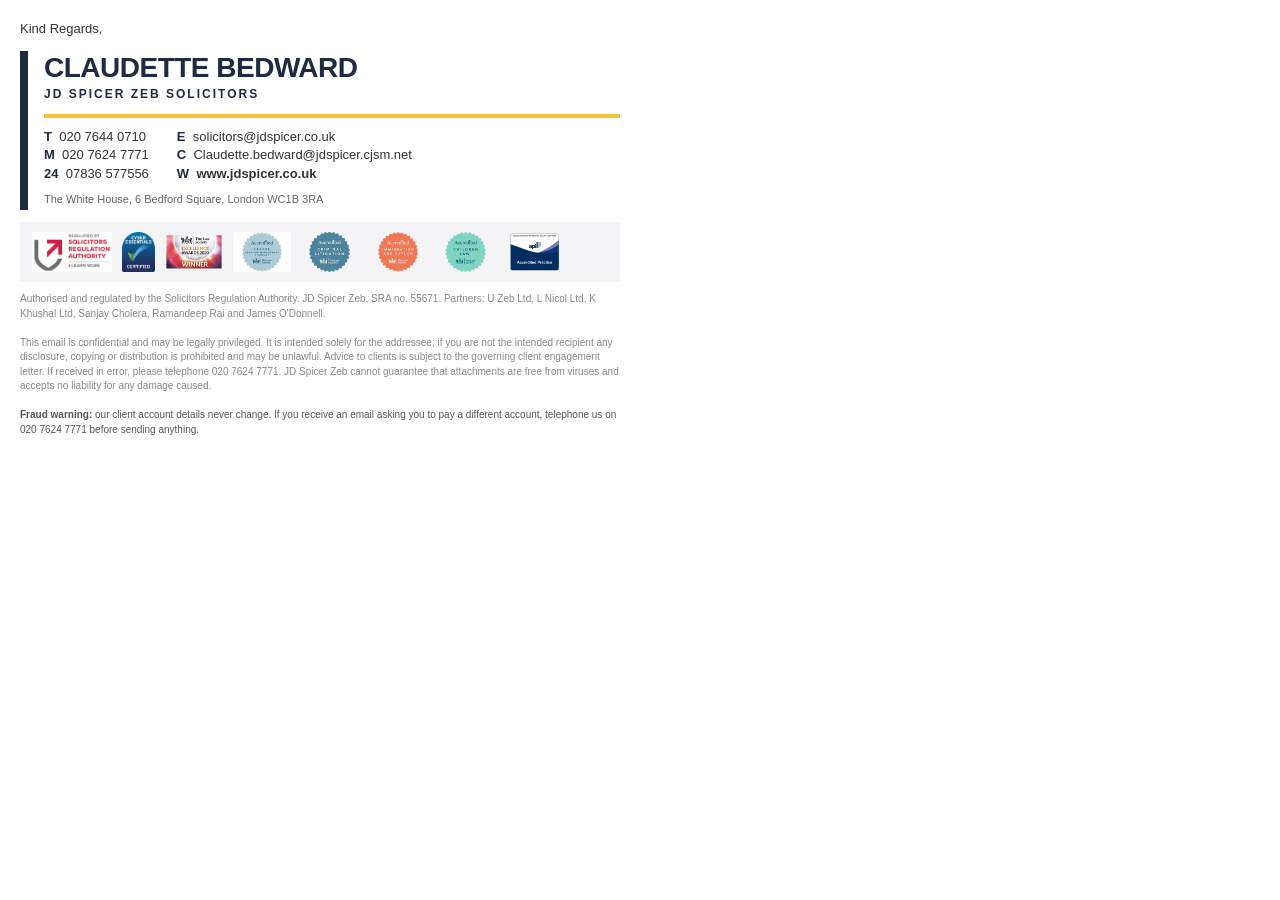
<file: signature/jdspicer-signature-02-bold-wallstreet.html>
<!DOCTYPE html>
<html lang="en-GB"><head><meta charset="utf-8"><title>Bold</title></head>
<body style="margin:20px;background:#ffffff;">
<table cellpadding="0" cellspacing="0" border="0" width="600" style="width:600px;font-family:Palanquin,Arial,Helvetica,sans-serif;font-size:13px;color:#333333;line-height:1.45;">
<tr><td style="padding:0 0 12px 0;">Kind Regards,</td></tr>

<tr><td><table cellpadding="0" cellspacing="0" border="0" width="600"><tr>
<td width="8" bgcolor="#1F2B41" style="width:8px;background:#1F2B41;">&nbsp;</td>
<td style="padding:2px 0 2px 16px;">
 <div style="font-family:Arial,Helvetica,sans-serif;font-size:28px;font-weight:bold;color:#1F2B41;text-transform:uppercase;letter-spacing:-0.5px;line-height:1.05;">Claudette Bedward</div>
 <div style="font-size:12px;font-weight:bold;color:#1F2B41;letter-spacing:2px;padding:4px 0 10px 0;border-bottom:4px solid #F9C235;">JD SPICER ZEB SOLICITORS</div>
 <table cellpadding="0" cellspacing="0" border="0" style="margin-top:10px;font-size:13px;"><tr>
  <td valign="top" style="padding-right:28px;"><b style="color:#1F2B41;">T</b>&nbsp; <a href="tel:02076440710" style="color:#333333;text-decoration:none;">020 7644 0710</a><br><b style="color:#1F2B41;">M</b>&nbsp; <a href="tel:02076247771" style="color:#333333;text-decoration:none;">020 7624 7771</a><br><b style="color:#1F2B41;">24</b>&nbsp; <a href="tel:07836577556" style="color:#333333;text-decoration:none;">07836 577556</a></td>
  <td valign="top"><b style="color:#1F2B41;">E</b>&nbsp; <a href="mailto:solicitors@jdspicer.co.uk" style="color:#333333;text-decoration:none;">solicitors@jdspicer.co.uk</a><br><b style="color:#1F2B41;">C</b>&nbsp; <a href="mailto:Claudette.bedward@jdspicer.cjsm.net" style="color:#333333;text-decoration:none;">Claudette.bedward@jdspicer.cjsm.net</a><br><b style="color:#1F2B41;">W</b>&nbsp; <a href="https://www.jdspicer.co.uk" style="color:#333333;text-decoration:none;font-weight:bold;">www.jdspicer.co.uk</a></td></tr></table>
 <div style="padding-top:8px;font-size:11px;color:#666666;">The White House, 6 Bedford Square, London WC1B 3RA</div>
</td></tr></table></td></tr>
<tr><td style="padding:12px 0 0 0;"><table cellpadding="0" cellspacing="0" border="0" width="600" bgcolor="#F4F4F6" style="background:#F4F4F6;"><tr><td style="padding:10px 12px;"><table cellpadding="0" cellspacing="0" border="0" align="left"><tr><td valign="middle" style="padding-right:10px;"><a href="https://www.sra.org.uk/consumers/register/organisation/?sraNumber=55671"><img src="images/sra.png" alt="Regulated by the Solicitors Regulation Authority - check this firm" width="80" height="40" style="display:block;border:0;width:80px;height:40px;"></a></td><td valign="middle" style="padding-right:10px;"><a href="https://registry.blockmarktech.com/certificates/d816e777-8f22-4885-9672-d7726e1953b1/?source=WEB"><img src="images/cyber-essentials.png" alt="Cyber Essentials Certified" width="33" height="40" style="display:block;border:0;width:33px;height:40px;"></a></td><td valign="middle" style="padding-right:10px;"><a href="https://www.lawsociety.org.uk/"><img src="images/ls-winner-2020.png" alt="The Law Society Excellence Awards 2020 Winner" width="58" height="40" style="display:block;border:0;width:58px;height:40px;"></a></td><td valign="middle" style="padding-right:10px;"><a href="http://www.lawsociety.org.uk/support-services/accreditation/lexcel/"><img src="images/lexcel.jpg" alt="Lexcel Accredited - Law Society" width="58" height="40" style="display:block;border:0;width:58px;height:40px;"></a></td><td valign="middle" style="padding-right:10px;"><a href="http://www.lawsociety.org.uk/support-services/accreditation/criminal-litigation/"><img src="images/criminal-litigation.png" alt="Law Society Accredited - Criminal Litigation" width="58" height="40" style="display:block;border:0;width:58px;height:40px;"></a></td><td valign="middle" style="padding-right:10px;"><a href="http://www.lawsociety.org.uk/support-services/accreditation/immigration-asylum/"><img src="images/immigrationandasylumlawsocietylogo.png" alt="Law Society Accredited - Immigration and Asylum" width="58" height="40" style="display:block;border:0;width:58px;height:40px;"></a></td><td valign="middle" style="padding-right:10px;"><a href="https://www.lawsociety.org.uk/support-services/accreditation/children-law/"><img src="images/children-law.png" alt="Law Society Accredited - Children Law" width="58" height="40" style="display:block;border:0;width:58px;height:40px;"></a></td><td valign="middle" style="padding-right:10px;"><a href="https://www.apil.org.uk/"><img src="images/apil.png" alt="APIL Accredited Practice" width="58" height="40" style="display:block;border:0;width:58px;height:40px;"></a></td></tr></table></td></tr></table></td></tr>
<tr><td align="left" style="padding:10px 0 0 0;font-size:10px;color:#888888;line-height:1.45;">Authorised and regulated by the Solicitors Regulation Authority. JD Spicer Zeb, SRA no. 55671. Partners: U Zeb Ltd, L Nicol Ltd, K Khushal Ltd, Sanjay Cholera, Ramandeep Rai and James O'Donnell.<br><br>This email is confidential and may be legally privileged. It is intended solely for the addressee; if you are not the intended recipient any disclosure, copying or distribution is prohibited and may be unlawful. Advice to clients is subject to the governing client engagement letter. If received in error, please telephone 020 7624 7771. JD Spicer Zeb cannot guarantee that attachments are free from viruses and accepts no liability for any damage caused.<br><br><span style="color:#555555;"><b>Fraud warning:</b> our client account details never change. If you receive an email asking you to pay a different account, telephone us on 020 7624 7771 before sending anything.</span></td></tr>
</table></body></html>
</file>
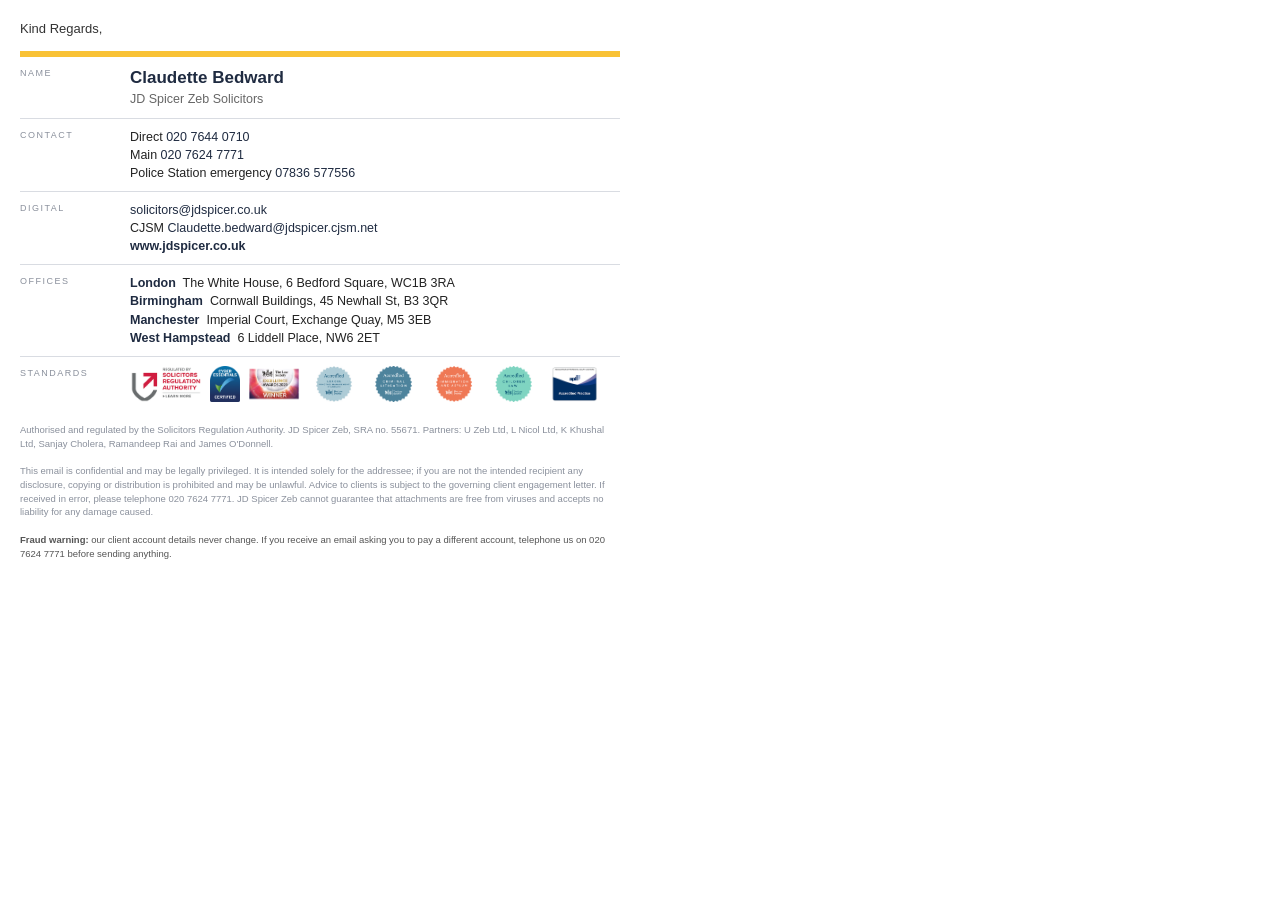
<file: signature/jdspicer-signature-03-swiss-grid.html>
<!DOCTYPE html>
<html lang="en-GB"><head><meta charset="utf-8"><title>Swiss</title></head>
<body style="margin:20px;background:#ffffff;">
<table cellpadding="0" cellspacing="0" border="0" width="600" style="width:600px;font-family:Palanquin,Arial,Helvetica,sans-serif;font-size:13px;color:#333333;line-height:1.45;">
<tr><td style="padding:0 0 12px 0;">Kind Regards,</td></tr>

<tr><td><table cellpadding="0" cellspacing="0" border="0" width="600" style="border-top:6px solid #F9C235;">
<tr><td valign="top" width="110" style="width:110px;padding:10px 0;border-bottom:1px solid #d9dce2;font-size:9px;letter-spacing:1.5px;color:#8a909c;text-transform:uppercase;">Name</td><td valign="top" style="padding:9px 0;border-bottom:1px solid #d9dce2;font-size:12.5px;color:#222222;"><span style="font-size:17px;font-weight:bold;color:#1F2B41;">Claudette Bedward</span><br><span style="color:#666666;">JD Spicer Zeb Solicitors</span></td></tr>
<tr><td valign="top" width="110" style="width:110px;padding:10px 0;border-bottom:1px solid #d9dce2;font-size:9px;letter-spacing:1.5px;color:#8a909c;text-transform:uppercase;">Contact</td><td valign="top" style="padding:9px 0;border-bottom:1px solid #d9dce2;font-size:12.5px;color:#222222;">Direct <a href="tel:02076440710" style="color:#1F2B41;text-decoration:none;">020 7644 0710</a><br>Main <a href="tel:02076247771" style="color:#1F2B41;text-decoration:none;">020 7624 7771</a><br>Police Station emergency <a href="tel:07836577556" style="color:#1F2B41;text-decoration:none;">07836 577556</a></td></tr>
<tr><td valign="top" width="110" style="width:110px;padding:10px 0;border-bottom:1px solid #d9dce2;font-size:9px;letter-spacing:1.5px;color:#8a909c;text-transform:uppercase;">Digital</td><td valign="top" style="padding:9px 0;border-bottom:1px solid #d9dce2;font-size:12.5px;color:#222222;"><a href="mailto:solicitors@jdspicer.co.uk" style="color:#1F2B41;text-decoration:none;">solicitors@jdspicer.co.uk</a><br>CJSM <a href="mailto:Claudette.bedward@jdspicer.cjsm.net" style="color:#1F2B41;text-decoration:none;">Claudette.bedward@jdspicer.cjsm.net</a><br><a href="https://www.jdspicer.co.uk" style="color:#1F2B41;text-decoration:none;font-weight:bold;">www.jdspicer.co.uk</a></td></tr>
<tr><td valign="top" width="110" style="width:110px;padding:10px 0;border-bottom:1px solid #d9dce2;font-size:9px;letter-spacing:1.5px;color:#8a909c;text-transform:uppercase;">Offices</td><td valign="top" style="padding:9px 0;border-bottom:1px solid #d9dce2;font-size:12.5px;color:#222222;"><b style="color:#1F2B41;">London</b> &nbsp;The White House, 6 Bedford Square, WC1B 3RA<br><b style="color:#1F2B41;">Birmingham</b> &nbsp;Cornwall Buildings, 45 Newhall St, B3 3QR<br><b style="color:#1F2B41;">Manchester</b> &nbsp;Imperial Court, Exchange Quay, M5 3EB<br><b style="color:#1F2B41;">West Hampstead</b> &nbsp;6 Liddell Place, NW6 2ET</td></tr>
<tr><td valign="top" width="110" style="width:110px;padding:10px 0;font-size:9px;letter-spacing:1.5px;color:#8a909c;text-transform:uppercase;">Standards</td><td valign="top" style="padding:9px 0;font-size:12.5px;color:#222222;"><table cellpadding="0" cellspacing="0" border="0" align="left"><tr><td valign="middle" style="padding-right:8px;"><a href="https://www.sra.org.uk/consumers/register/organisation/?sraNumber=55671"><img src="images/sra.png" alt="Regulated by the Solicitors Regulation Authority - check this firm" width="72" height="36" style="display:block;border:0;width:72px;height:36px;"></a></td><td valign="middle" style="padding-right:8px;"><a href="https://registry.blockmarktech.com/certificates/d816e777-8f22-4885-9672-d7726e1953b1/?source=WEB"><img src="images/cyber-essentials.png" alt="Cyber Essentials Certified" width="30" height="36" style="display:block;border:0;width:30px;height:36px;"></a></td><td valign="middle" style="padding-right:8px;"><a href="https://www.lawsociety.org.uk/"><img src="images/ls-winner-2020.png" alt="The Law Society Excellence Awards 2020 Winner" width="52" height="36" style="display:block;border:0;width:52px;height:36px;"></a></td><td valign="middle" style="padding-right:8px;"><a href="http://www.lawsociety.org.uk/support-services/accreditation/lexcel/"><img src="images/lexcel.jpg" alt="Lexcel Accredited - Law Society" width="52" height="36" style="display:block;border:0;width:52px;height:36px;"></a></td><td valign="middle" style="padding-right:8px;"><a href="http://www.lawsociety.org.uk/support-services/accreditation/criminal-litigation/"><img src="images/criminal-litigation.png" alt="Law Society Accredited - Criminal Litigation" width="52" height="36" style="display:block;border:0;width:52px;height:36px;"></a></td><td valign="middle" style="padding-right:8px;"><a href="http://www.lawsociety.org.uk/support-services/accreditation/immigration-asylum/"><img src="images/immigrationandasylumlawsocietylogo.png" alt="Law Society Accredited - Immigration and Asylum" width="52" height="36" style="display:block;border:0;width:52px;height:36px;"></a></td><td valign="middle" style="padding-right:8px;"><a href="https://www.lawsociety.org.uk/support-services/accreditation/children-law/"><img src="images/children-law.png" alt="Law Society Accredited - Children Law" width="52" height="36" style="display:block;border:0;width:52px;height:36px;"></a></td><td valign="middle" style="padding-right:8px;"><a href="https://www.apil.org.uk/"><img src="images/apil.png" alt="APIL Accredited Practice" width="52" height="36" style="display:block;border:0;width:52px;height:36px;"></a></td></tr></table></td></tr>
</table></td></tr>
<tr><td align="left" style="padding:12px 0 0 0;font-size:9.5px;color:#8a909c;line-height:1.45;">Authorised and regulated by the Solicitors Regulation Authority. JD Spicer Zeb, SRA no. 55671. Partners: U Zeb Ltd, L Nicol Ltd, K Khushal Ltd, Sanjay Cholera, Ramandeep Rai and James O'Donnell.<br><br>This email is confidential and may be legally privileged. It is intended solely for the addressee; if you are not the intended recipient any disclosure, copying or distribution is prohibited and may be unlawful. Advice to clients is subject to the governing client engagement letter. If received in error, please telephone 020 7624 7771. JD Spicer Zeb cannot guarantee that attachments are free from viruses and accepts no liability for any damage caused.<br><br><span style="color:#555555;"><b>Fraud warning:</b> our client account details never change. If you receive an email asking you to pay a different account, telephone us on 020 7624 7771 before sending anything.</span></td></tr>
</table></body></html>
</file>
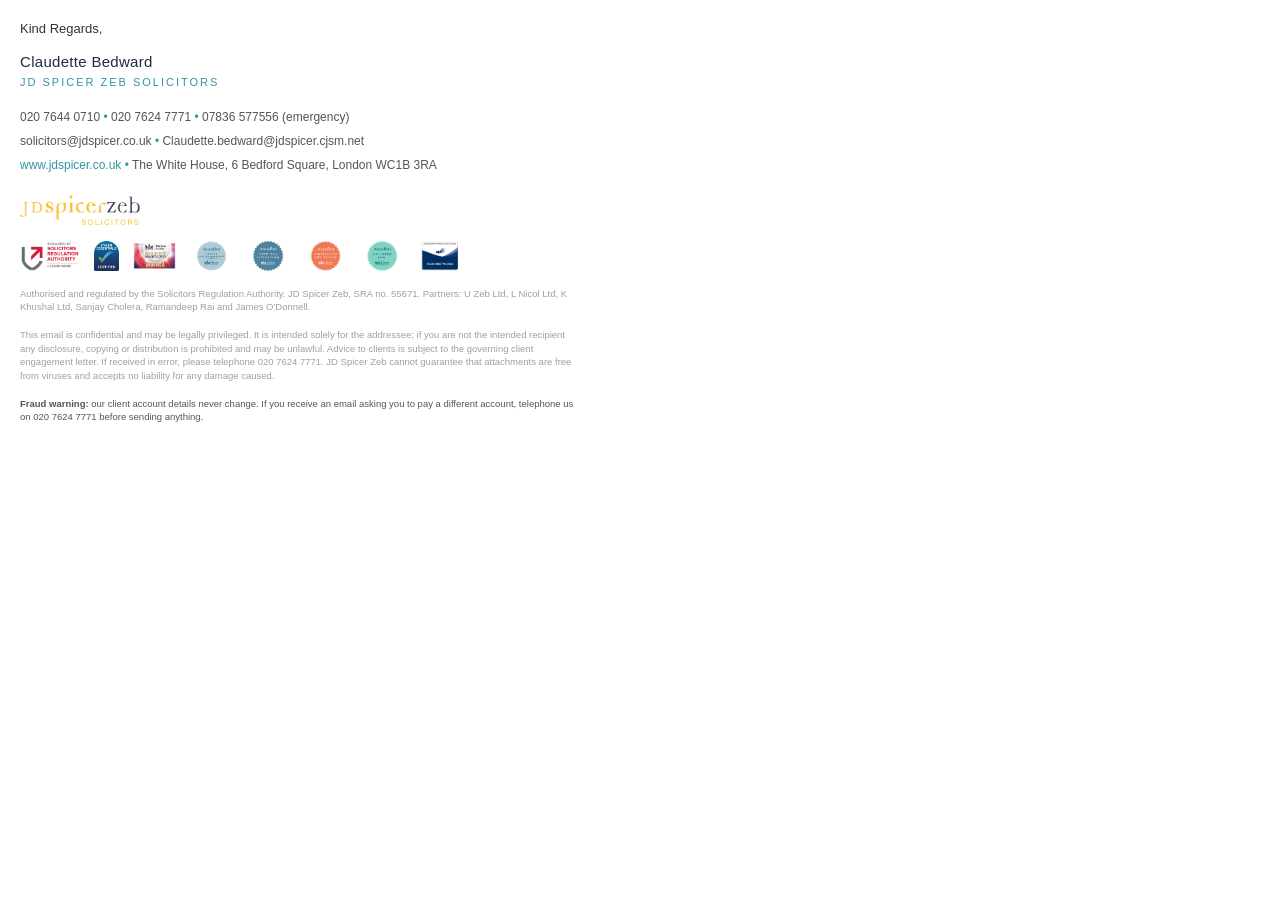
<file: signature/jdspicer-signature-04-scandi-light.html>
<!DOCTYPE html>
<html lang="en-GB"><head><meta charset="utf-8"><title>Scandi</title></head>
<body style="margin:20px;background:#ffffff;">
<table cellpadding="0" cellspacing="0" border="0" width="560" style="width:560px;font-family:Palanquin,Arial,Helvetica,sans-serif;font-size:13px;color:#333333;line-height:1.45;">
<tr><td style="padding:0 0 12px 0;">Kind Regards,</td></tr>

<tr><td style="padding:0 0 2px 0;font-size:15px;color:#1F2B41;letter-spacing:.3px;">Claudette Bedward</td></tr>
<tr><td style="padding:0 0 14px 0;font-size:11px;color:#3295A1;letter-spacing:2px;text-transform:uppercase;">JD Spicer Zeb Solicitors</td></tr>
<tr><td style="font-size:12px;color:#555555;line-height:2;">
 <a href="tel:02076440710" style="color:#555555;text-decoration:none;">020 7644 0710</a> <span style="color:#3295A1;">&bull;</span> <a href="tel:02076247771" style="color:#555555;text-decoration:none;">020 7624 7771</a> <span style="color:#3295A1;">&bull;</span> <a href="tel:07836577556" style="color:#555555;text-decoration:none;">07836 577556 (emergency)</a><br>
 <a href="mailto:solicitors@jdspicer.co.uk" style="color:#555555;text-decoration:none;">solicitors@jdspicer.co.uk</a> <span style="color:#3295A1;">&bull;</span> <a href="mailto:Claudette.bedward@jdspicer.cjsm.net" style="color:#555555;text-decoration:none;">Claudette.bedward@jdspicer.cjsm.net</a><br>
 <a href="https://www.jdspicer.co.uk" style="color:#3295A1;text-decoration:none;">www.jdspicer.co.uk</a> <span style="color:#3295A1;">&bull;</span> The White House, 6 Bedford Square, London WC1B 3RA</td></tr>
<tr><td style="padding:18px 0 0 0;"><img src="images/logo-onwhite.png" alt="JD Spicer Zeb Solicitors" width="120" height="30" style="display:block;border:0;width:120px;height:30px;"></td></tr>
<tr><td style="padding:16px 0 0 0;"><table cellpadding="0" cellspacing="0" border="0" align="left"><tr><td valign="middle" style="padding-right:14px;"><a href="https://www.sra.org.uk/consumers/register/organisation/?sraNumber=55671"><img src="images/sra.png" alt="Regulated by the Solicitors Regulation Authority - check this firm" width="60" height="30" style="display:block;border:0;width:60px;height:30px;"></a></td><td valign="middle" style="padding-right:14px;"><a href="https://registry.blockmarktech.com/certificates/d816e777-8f22-4885-9672-d7726e1953b1/?source=WEB"><img src="images/cyber-essentials.png" alt="Cyber Essentials Certified" width="25" height="30" style="display:block;border:0;width:25px;height:30px;"></a></td><td valign="middle" style="padding-right:14px;"><a href="https://www.lawsociety.org.uk/"><img src="images/ls-winner-2020.png" alt="The Law Society Excellence Awards 2020 Winner" width="43" height="30" style="display:block;border:0;width:43px;height:30px;"></a></td><td valign="middle" style="padding-right:14px;"><a href="http://www.lawsociety.org.uk/support-services/accreditation/lexcel/"><img src="images/lexcel.jpg" alt="Lexcel Accredited - Law Society" width="43" height="30" style="display:block;border:0;width:43px;height:30px;"></a></td><td valign="middle" style="padding-right:14px;"><a href="http://www.lawsociety.org.uk/support-services/accreditation/criminal-litigation/"><img src="images/criminal-litigation.png" alt="Law Society Accredited - Criminal Litigation" width="43" height="30" style="display:block;border:0;width:43px;height:30px;"></a></td><td valign="middle" style="padding-right:14px;"><a href="http://www.lawsociety.org.uk/support-services/accreditation/immigration-asylum/"><img src="images/immigrationandasylumlawsocietylogo.png" alt="Law Society Accredited - Immigration and Asylum" width="43" height="30" style="display:block;border:0;width:43px;height:30px;"></a></td><td valign="middle" style="padding-right:14px;"><a href="https://www.lawsociety.org.uk/support-services/accreditation/children-law/"><img src="images/children-law.png" alt="Law Society Accredited - Children Law" width="43" height="30" style="display:block;border:0;width:43px;height:30px;"></a></td><td valign="middle" style="padding-right:14px;"><a href="https://www.apil.org.uk/"><img src="images/apil.png" alt="APIL Accredited Practice" width="43" height="30" style="display:block;border:0;width:43px;height:30px;"></a></td></tr></table></td></tr>
<tr><td align="left" style="padding:16px 0 0 0;font-size:9.5px;color:#9aa0aa;line-height:1.45;">Authorised and regulated by the Solicitors Regulation Authority. JD Spicer Zeb, SRA no. 55671. Partners: U Zeb Ltd, L Nicol Ltd, K Khushal Ltd, Sanjay Cholera, Ramandeep Rai and James O'Donnell.<br><br>This email is confidential and may be legally privileged. It is intended solely for the addressee; if you are not the intended recipient any disclosure, copying or distribution is prohibited and may be unlawful. Advice to clients is subject to the governing client engagement letter. If received in error, please telephone 020 7624 7771. JD Spicer Zeb cannot guarantee that attachments are free from viruses and accepts no liability for any damage caused.<br><br><span style="color:#555555;"><b>Fraud warning:</b> our client account details never change. If you receive an email asking you to pay a different account, telephone us on 020 7624 7771 before sending anything.</span></td></tr>
</table></body></html>
</file>
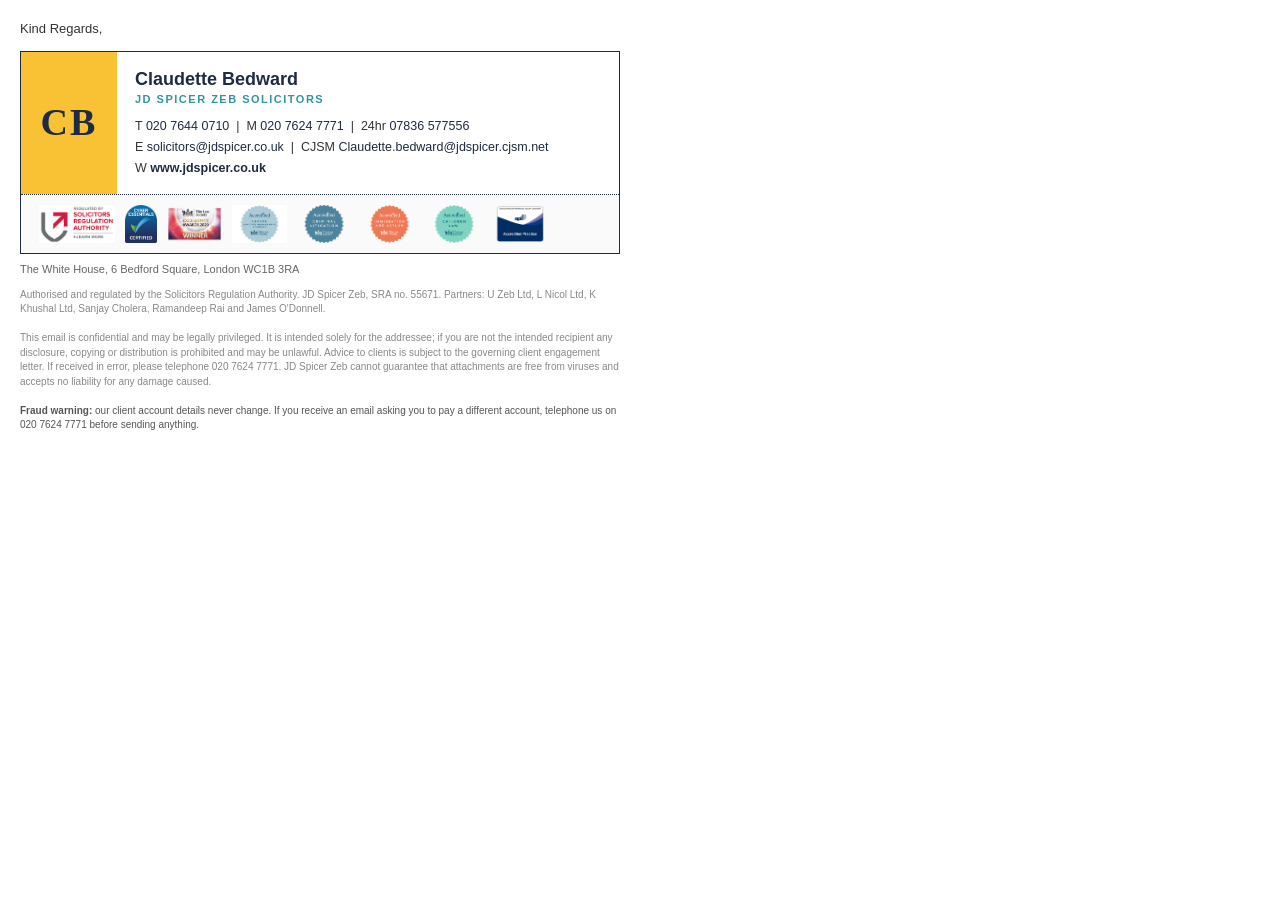
<file: signature/jdspicer-signature-05-monogram-seal.html>
<!DOCTYPE html>
<html lang="en-GB"><head><meta charset="utf-8"><title>Seal</title></head>
<body style="margin:20px;background:#ffffff;">
<table cellpadding="0" cellspacing="0" border="0" width="600" style="width:600px;font-family:Palanquin,Arial,Helvetica,sans-serif;font-size:13px;color:#333333;line-height:1.45;">
<tr><td style="padding:0 0 12px 0;">Kind Regards,</td></tr>

<tr><td><table cellpadding="0" cellspacing="0" border="0" width="600" style="width:600px;border:1px solid #1F2B41;">
<tr><td width="96" valign="middle" align="center" bgcolor="#F9C235" style="width:96px;background:#F9C235;padding:0;"><table cellpadding="0" cellspacing="0" border="0" width="96"><tr><td align="center" height="120" style="font-family:Georgia,'Times New Roman',Times,serif;font-size:38px;font-weight:bold;color:#1F2B41;letter-spacing:2px;">CB</td></tr></table></td>
<td valign="top" style="padding:14px 18px;">
 <div style="font-size:18px;font-weight:bold;color:#1F2B41;">Claudette Bedward</div>
 <div style="font-size:11px;color:#3295A1;letter-spacing:1.5px;font-weight:bold;padding-bottom:8px;">JD SPICER ZEB SOLICITORS</div>
 <div style="font-size:12.5px;line-height:1.7;">T <a href="tel:02076440710" style="color:#1F2B41;text-decoration:none;">020 7644 0710</a> &nbsp;|&nbsp; M <a href="tel:02076247771" style="color:#1F2B41;text-decoration:none;">020 7624 7771</a> &nbsp;|&nbsp; 24hr <a href="tel:07836577556" style="color:#1F2B41;text-decoration:none;">07836 577556</a><br>E <a href="mailto:solicitors@jdspicer.co.uk" style="color:#1F2B41;text-decoration:none;">solicitors@jdspicer.co.uk</a> &nbsp;|&nbsp; CJSM <a href="mailto:Claudette.bedward@jdspicer.cjsm.net" style="color:#1F2B41;text-decoration:none;">Claudette.bedward@jdspicer.cjsm.net</a><br>W <a href="https://www.jdspicer.co.uk" style="color:#1F2B41;text-decoration:none;font-weight:bold;">www.jdspicer.co.uk</a></div></td></tr>
<tr><td colspan="2" style="padding:10px 18px;border-top:1px dotted #1F2B41;background:#fafafa;"><table cellpadding="0" cellspacing="0" border="0" align="left"><tr><td valign="middle" style="padding-right:10px;"><a href="https://www.sra.org.uk/consumers/register/organisation/?sraNumber=55671"><img src="images/sra.png" alt="Regulated by the Solicitors Regulation Authority - check this firm" width="76" height="38" style="display:block;border:0;width:76px;height:38px;"></a></td><td valign="middle" style="padding-right:10px;"><a href="https://registry.blockmarktech.com/certificates/d816e777-8f22-4885-9672-d7726e1953b1/?source=WEB"><img src="images/cyber-essentials.png" alt="Cyber Essentials Certified" width="32" height="38" style="display:block;border:0;width:32px;height:38px;"></a></td><td valign="middle" style="padding-right:10px;"><a href="https://www.lawsociety.org.uk/"><img src="images/ls-winner-2020.png" alt="The Law Society Excellence Awards 2020 Winner" width="55" height="38" style="display:block;border:0;width:55px;height:38px;"></a></td><td valign="middle" style="padding-right:10px;"><a href="http://www.lawsociety.org.uk/support-services/accreditation/lexcel/"><img src="images/lexcel.jpg" alt="Lexcel Accredited - Law Society" width="55" height="38" style="display:block;border:0;width:55px;height:38px;"></a></td><td valign="middle" style="padding-right:10px;"><a href="http://www.lawsociety.org.uk/support-services/accreditation/criminal-litigation/"><img src="images/criminal-litigation.png" alt="Law Society Accredited - Criminal Litigation" width="55" height="38" style="display:block;border:0;width:55px;height:38px;"></a></td><td valign="middle" style="padding-right:10px;"><a href="http://www.lawsociety.org.uk/support-services/accreditation/immigration-asylum/"><img src="images/immigrationandasylumlawsocietylogo.png" alt="Law Society Accredited - Immigration and Asylum" width="55" height="38" style="display:block;border:0;width:55px;height:38px;"></a></td><td valign="middle" style="padding-right:10px;"><a href="https://www.lawsociety.org.uk/support-services/accreditation/children-law/"><img src="images/children-law.png" alt="Law Society Accredited - Children Law" width="55" height="38" style="display:block;border:0;width:55px;height:38px;"></a></td><td valign="middle" style="padding-right:10px;"><a href="https://www.apil.org.uk/"><img src="images/apil.png" alt="APIL Accredited Practice" width="55" height="38" style="display:block;border:0;width:55px;height:38px;"></a></td></tr></table></td></tr>
</table></td></tr>
<tr><td style="padding:8px 0 0 0;font-size:11px;color:#666666;">The White House, 6 Bedford Square, London WC1B 3RA</td></tr>
<tr><td align="left" style="padding:10px 0 0 0;font-size:10px;color:#888888;line-height:1.45;">Authorised and regulated by the Solicitors Regulation Authority. JD Spicer Zeb, SRA no. 55671. Partners: U Zeb Ltd, L Nicol Ltd, K Khushal Ltd, Sanjay Cholera, Ramandeep Rai and James O'Donnell.<br><br>This email is confidential and may be legally privileged. It is intended solely for the addressee; if you are not the intended recipient any disclosure, copying or distribution is prohibited and may be unlawful. Advice to clients is subject to the governing client engagement letter. If received in error, please telephone 020 7624 7771. JD Spicer Zeb cannot guarantee that attachments are free from viruses and accepts no liability for any damage caused.<br><br><span style="color:#555555;"><b>Fraud warning:</b> our client account details never change. If you receive an email asking you to pay a different account, telephone us on 020 7624 7771 before sending anything.</span></td></tr>
</table></body></html>
</file>
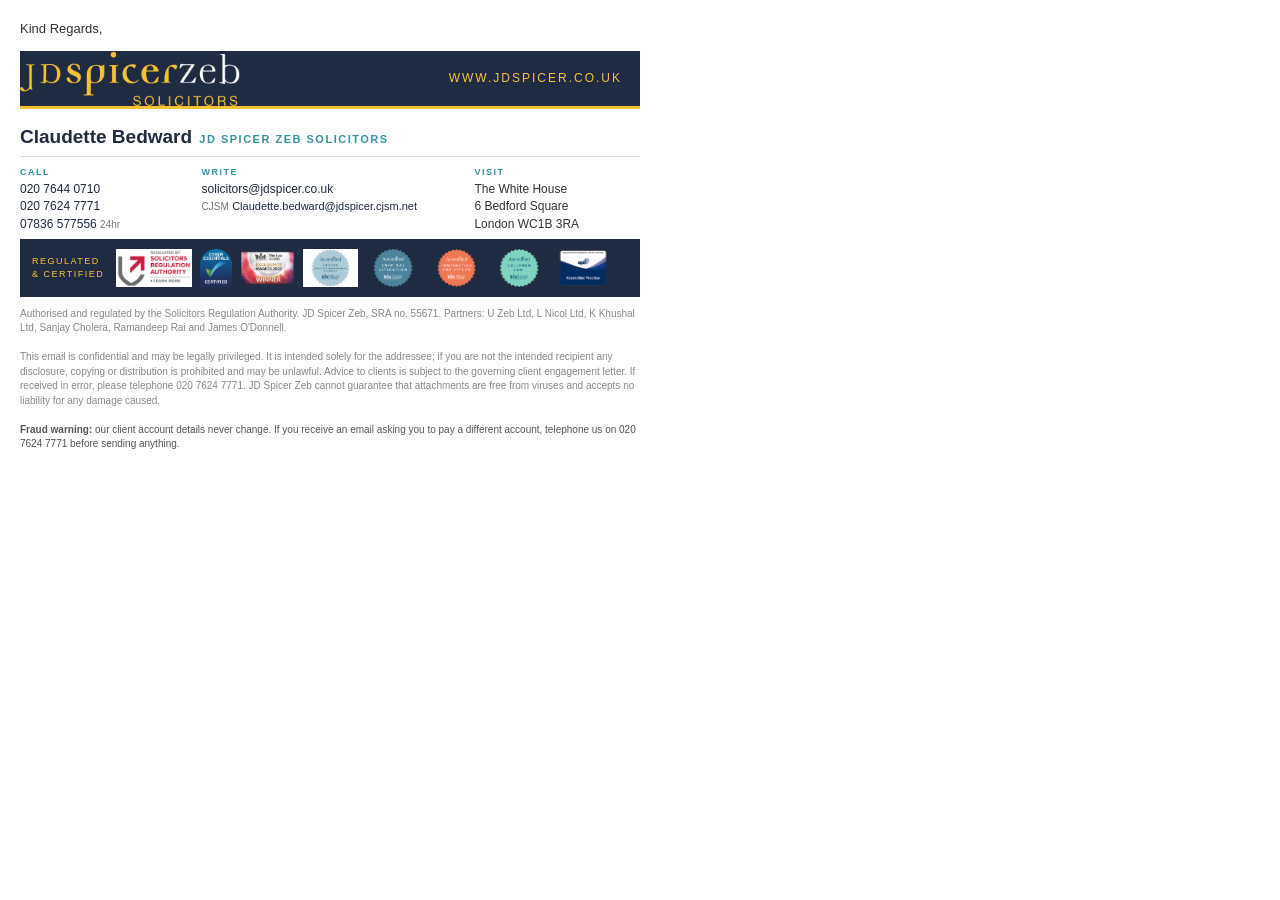
<file: signature/jdspicer-signature-06-skyline-banner.html>
<!DOCTYPE html>
<html lang="en-GB"><head><meta charset="utf-8"><title>Skyline</title></head>
<body style="margin:20px;background:#ffffff;">
<table cellpadding="0" cellspacing="0" border="0" width="620" style="width:620px;font-family:Palanquin,Arial,Helvetica,sans-serif;font-size:13px;color:#333333;line-height:1.45;">
<tr><td style="padding:0 0 12px 0;">Kind Regards,</td></tr>

<tr><td><table cellpadding="0" cellspacing="0" border="0" width="620" style="width:620px;">
<tr><td bgcolor="#1F2B41" style="background:#1F2B41;padding:0;"><table cellpadding="0" cellspacing="0" border="0" width="620"><tr><td width="220"><img src="images/logo.png" alt="JD Spicer Zeb Solicitors" width="220" height="55" style="display:block;border:0;width:220px;height:55px;"></td><td align="right" style="padding-right:18px;color:#F9C235;font-size:12px;letter-spacing:2px;"><a href="https://www.jdspicer.co.uk" style="color:#F9C235;text-decoration:none;">WWW.JDSPICER.CO.UK</a></td></tr></table></td></tr>
<tr><td height="3" bgcolor="#F9C235" style="height:3px;line-height:3px;font-size:0;background:#F9C235;">&nbsp;</td></tr>
<tr><td style="padding:14px 0 6px 0;"><span style="font-size:19px;font-weight:bold;color:#1F2B41;">Claudette Bedward</span> &nbsp;<span style="font-size:11px;color:#3295A1;letter-spacing:1.5px;font-weight:bold;">JD SPICER ZEB SOLICITORS</span></td></tr>
<tr><td><table cellpadding="0" cellspacing="0" border="0" width="620"><tr>
 <td valign="top" width="28%" style="padding:6px 8px 6px 0;border-top:1px solid #dddddd;font-size:12px;"><span style="font-size:9px;letter-spacing:1.5px;color:#3295A1;font-weight:bold;">CALL</span><br><a href="tel:02076440710" style="color:#1F2B41;text-decoration:none;">020 7644 0710</a><br><a href="tel:02076247771" style="color:#1F2B41;text-decoration:none;">020 7624 7771</a><br><a href="tel:07836577556" style="color:#1F2B41;text-decoration:none;">07836 577556</a> <span style="font-size:10px;color:#777777;">24hr</span></td>
 <td valign="top" width="44%" style="padding:6px 8px;border-top:1px solid #dddddd;font-size:12px;"><span style="font-size:9px;letter-spacing:1.5px;color:#3295A1;font-weight:bold;">WRITE</span><br><a href="mailto:solicitors@jdspicer.co.uk" style="color:#1F2B41;text-decoration:none;">solicitors@jdspicer.co.uk</a><br><span style="color:#777777;font-size:10px;">CJSM</span> <a href="mailto:Claudette.bedward@jdspicer.cjsm.net" style="color:#1F2B41;text-decoration:none;font-size:11px;">Claudette.bedward@jdspicer.cjsm.net</a></td>
 <td valign="top" width="28%" style="padding:6px 0 6px 8px;border-top:1px solid #dddddd;font-size:12px;"><span style="font-size:9px;letter-spacing:1.5px;color:#3295A1;font-weight:bold;">VISIT</span><br>The White House<br>6 Bedford Square<br>London WC1B 3RA</td></tr></table></td></tr>
<tr><td bgcolor="#1F2B41" style="background:#1F2B41;padding:10px 12px;"><table cellpadding="0" cellspacing="0" border="0"><tr><td style="font-size:9px;letter-spacing:1.5px;color:#F9C235;padding-right:12px;" valign="middle">REGULATED<br>&amp; CERTIFIED</td><td><table cellpadding="0" cellspacing="0" border="0" align="left"><tr><td valign="middle" style="padding-right:8px;"><a href="https://www.sra.org.uk/consumers/register/organisation/?sraNumber=55671"><img src="images/sra.png" alt="Regulated by the Solicitors Regulation Authority - check this firm" width="76" height="38" style="display:block;border:0;width:76px;height:38px;"></a></td><td valign="middle" style="padding-right:8px;"><a href="https://registry.blockmarktech.com/certificates/d816e777-8f22-4885-9672-d7726e1953b1/?source=WEB"><img src="images/cyber-essentials.png" alt="Cyber Essentials Certified" width="32" height="38" style="display:block;border:0;width:32px;height:38px;"></a></td><td valign="middle" style="padding-right:8px;"><a href="https://www.lawsociety.org.uk/"><img src="images/ls-winner-2020.png" alt="The Law Society Excellence Awards 2020 Winner" width="55" height="38" style="display:block;border:0;width:55px;height:38px;"></a></td><td valign="middle" style="padding-right:8px;"><a href="http://www.lawsociety.org.uk/support-services/accreditation/lexcel/"><img src="images/lexcel.jpg" alt="Lexcel Accredited - Law Society" width="55" height="38" style="display:block;border:0;width:55px;height:38px;"></a></td><td valign="middle" style="padding-right:8px;"><a href="http://www.lawsociety.org.uk/support-services/accreditation/criminal-litigation/"><img src="images/criminal-litigation.png" alt="Law Society Accredited - Criminal Litigation" width="55" height="38" style="display:block;border:0;width:55px;height:38px;"></a></td><td valign="middle" style="padding-right:8px;"><a href="http://www.lawsociety.org.uk/support-services/accreditation/immigration-asylum/"><img src="images/immigrationandasylumlawsocietylogo.png" alt="Law Society Accredited - Immigration and Asylum" width="55" height="38" style="display:block;border:0;width:55px;height:38px;"></a></td><td valign="middle" style="padding-right:8px;"><a href="https://www.lawsociety.org.uk/support-services/accreditation/children-law/"><img src="images/children-law.png" alt="Law Society Accredited - Children Law" width="55" height="38" style="display:block;border:0;width:55px;height:38px;"></a></td><td valign="middle" style="padding-right:8px;"><a href="https://www.apil.org.uk/"><img src="images/apil.png" alt="APIL Accredited Practice" width="55" height="38" style="display:block;border:0;width:55px;height:38px;"></a></td></tr></table></td></tr></table></td></tr>
</table></td></tr>
<tr><td align="left" style="padding:10px 0 0 0;font-size:10px;color:#888888;line-height:1.45;">Authorised and regulated by the Solicitors Regulation Authority. JD Spicer Zeb, SRA no. 55671. Partners: U Zeb Ltd, L Nicol Ltd, K Khushal Ltd, Sanjay Cholera, Ramandeep Rai and James O'Donnell.<br><br>This email is confidential and may be legally privileged. It is intended solely for the addressee; if you are not the intended recipient any disclosure, copying or distribution is prohibited and may be unlawful. Advice to clients is subject to the governing client engagement letter. If received in error, please telephone 020 7624 7771. JD Spicer Zeb cannot guarantee that attachments are free from viruses and accepts no liability for any damage caused.<br><br><span style="color:#555555;"><b>Fraud warning:</b> our client account details never change. If you receive an email asking you to pay a different account, telephone us on 020 7624 7771 before sending anything.</span></td></tr>
</table></body></html>
</file>
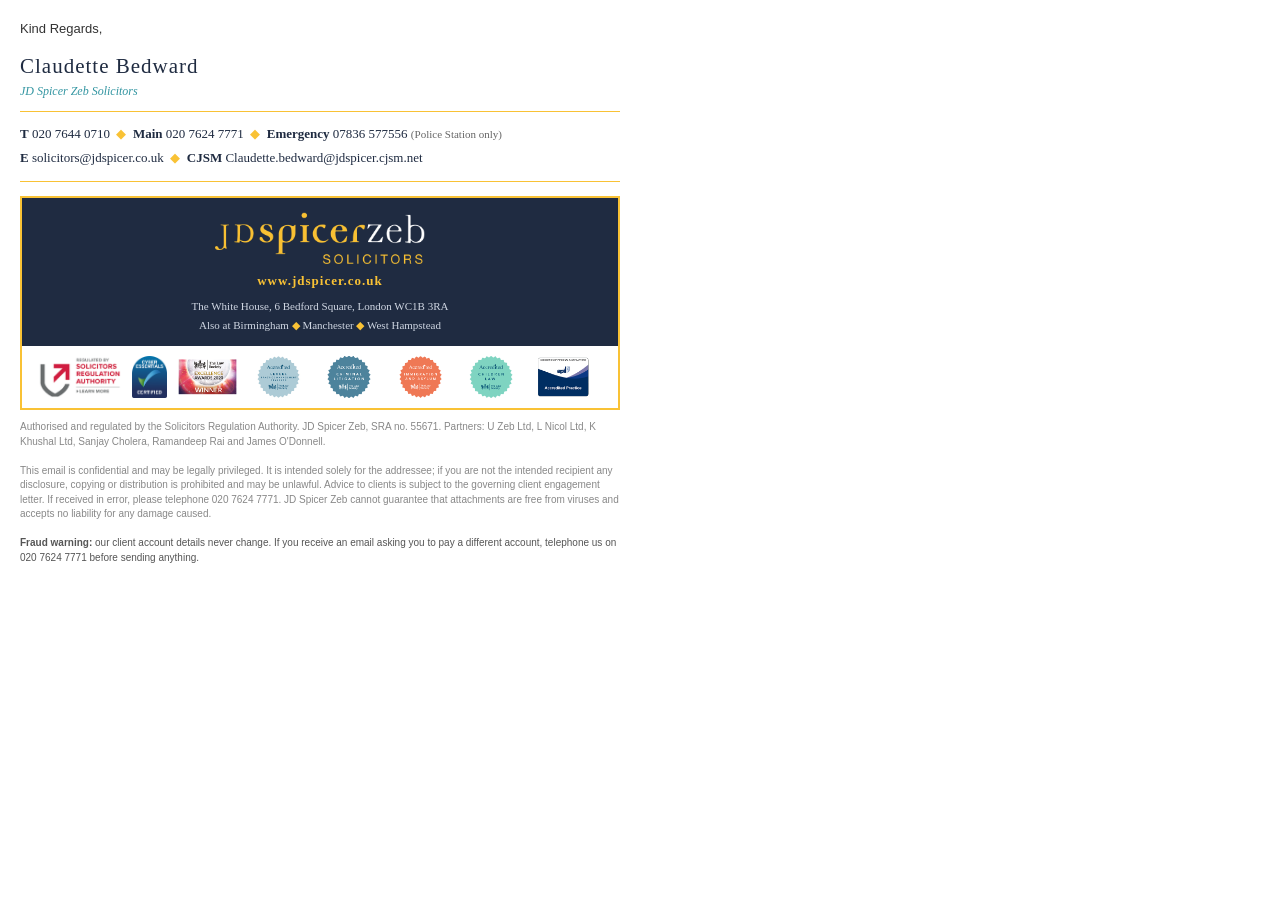
<file: signature/jdspicer-signature-07-luxe-gold.html>
<!DOCTYPE html>
<html lang="en-GB"><head><meta charset="utf-8"><title>Luxe Gold</title></head>
<body style="margin:20px;background:#ffffff;">
<table cellpadding="0" cellspacing="0" border="0" width="600" style="width:600px;font-family:Palanquin,Arial,Helvetica,sans-serif;font-size:13px;color:#333333;line-height:1.45;">
<tr><td style="padding:0 0 12px 0;">Kind Regards,</td></tr>

<tr><td style="padding:0 0 2px 0;font-family:Georgia,'Times New Roman',Times,serif;font-size:21px;color:#1F2B41;letter-spacing:1px;">Claudette Bedward</td></tr>
<tr><td style="padding:0 0 10px 0;font-family:Georgia,'Times New Roman',Times,serif;font-size:12px;font-style:italic;color:#3295A1;">JD Spicer Zeb Solicitors</td></tr>
<tr><td style="padding:10px 0;border-top:1px solid #F9C235;border-bottom:1px solid #F9C235;font-family:Georgia,'Times New Roman',Times,serif;font-size:13px;color:#1F2B41;line-height:1.9;">
 <b>T</b> <a href="tel:02076440710" style="color:#1F2B41;text-decoration:none;">020 7644 0710</a> &nbsp;<span style="color:#F9C235;">&#9670;</span>&nbsp; <b>Main</b> <a href="tel:02076247771" style="color:#1F2B41;text-decoration:none;">020 7624 7771</a> &nbsp;<span style="color:#F9C235;">&#9670;</span>&nbsp; <b>Emergency</b> <a href="tel:07836577556" style="color:#1F2B41;text-decoration:none;">07836 577556</a> <span style="font-size:11px;color:#666666;">(Police Station only)</span><br>
 <b>E</b> <a href="mailto:solicitors@jdspicer.co.uk" style="color:#1F2B41;text-decoration:none;">solicitors@jdspicer.co.uk</a> &nbsp;<span style="color:#F9C235;">&#9670;</span>&nbsp; <b>CJSM</b> <a href="mailto:Claudette.bedward@jdspicer.cjsm.net" style="color:#1F2B41;text-decoration:none;">Claudette.bedward@jdspicer.cjsm.net</a></td></tr>
<tr><td style="padding:14px 0 0 0;"><table cellpadding="0" cellspacing="0" border="0" width="600" bgcolor="#1F2B41" style="width:600px;background:#1F2B41;border:2px solid #F9C235;"><tr><td align="center" style="padding:14px 20px 12px 20px;">
 <table cellpadding="0" cellspacing="0" border="0" align="center"><tr><td><img src="images/logo.png" alt="JD Spicer Zeb Solicitors" width="210" height="52" style="display:block;border:0;width:210px;height:52px;"></td></tr></table>
 <div style="padding-top:8px;font-family:Georgia,'Times New Roman',Times,serif;font-size:13px;"><a href="https://www.jdspicer.co.uk" style="color:#F9C235;text-decoration:none;font-weight:bold;letter-spacing:1px;">www.jdspicer.co.uk</a></div>
 <div style="padding-top:6px;font-family:Georgia,'Times New Roman',Times,serif;font-size:11px;color:#cfd6e2;line-height:1.7;">The White House, 6 Bedford Square, London WC1B 3RA<br>Also at Birmingham <span style="color:#F9C235;">&#9670;</span> Manchester <span style="color:#F9C235;">&#9670;</span> West Hampstead</div>
 </td></tr>
 <tr><td align="center" bgcolor="#ffffff" style="background:#ffffff;padding:10px 12px;"><table cellpadding="0" cellspacing="0" border="0" align="center"><tr><td valign="middle" style="padding-right:10px;"><a href="https://www.sra.org.uk/consumers/register/organisation/?sraNumber=55671"><img src="images/sra.png" alt="Regulated by the Solicitors Regulation Authority - check this firm" width="84" height="42" style="display:block;border:0;width:84px;height:42px;"></a></td><td valign="middle" style="padding-right:10px;"><a href="https://registry.blockmarktech.com/certificates/d816e777-8f22-4885-9672-d7726e1953b1/?source=WEB"><img src="images/cyber-essentials.png" alt="Cyber Essentials Certified" width="35" height="42" style="display:block;border:0;width:35px;height:42px;"></a></td><td valign="middle" style="padding-right:10px;"><a href="https://www.lawsociety.org.uk/"><img src="images/ls-winner-2020.png" alt="The Law Society Excellence Awards 2020 Winner" width="61" height="42" style="display:block;border:0;width:61px;height:42px;"></a></td><td valign="middle" style="padding-right:10px;"><a href="http://www.lawsociety.org.uk/support-services/accreditation/lexcel/"><img src="images/lexcel.jpg" alt="Lexcel Accredited - Law Society" width="61" height="42" style="display:block;border:0;width:61px;height:42px;"></a></td><td valign="middle" style="padding-right:10px;"><a href="http://www.lawsociety.org.uk/support-services/accreditation/criminal-litigation/"><img src="images/criminal-litigation.png" alt="Law Society Accredited - Criminal Litigation" width="61" height="42" style="display:block;border:0;width:61px;height:42px;"></a></td><td valign="middle" style="padding-right:10px;"><a href="http://www.lawsociety.org.uk/support-services/accreditation/immigration-asylum/"><img src="images/immigrationandasylumlawsocietylogo.png" alt="Law Society Accredited - Immigration and Asylum" width="61" height="42" style="display:block;border:0;width:61px;height:42px;"></a></td><td valign="middle" style="padding-right:10px;"><a href="https://www.lawsociety.org.uk/support-services/accreditation/children-law/"><img src="images/children-law.png" alt="Law Society Accredited - Children Law" width="61" height="42" style="display:block;border:0;width:61px;height:42px;"></a></td><td valign="middle" style="padding-right:10px;"><a href="https://www.apil.org.uk/"><img src="images/apil.png" alt="APIL Accredited Practice" width="61" height="42" style="display:block;border:0;width:61px;height:42px;"></a></td></tr></table></td></tr></table></td></tr>
<tr><td align="left" style="padding:10px 0 0 0;font-size:10px;color:#888888;line-height:1.45;">Authorised and regulated by the Solicitors Regulation Authority. JD Spicer Zeb, SRA no. 55671. Partners: U Zeb Ltd, L Nicol Ltd, K Khushal Ltd, Sanjay Cholera, Ramandeep Rai and James O'Donnell.<br><br>This email is confidential and may be legally privileged. It is intended solely for the addressee; if you are not the intended recipient any disclosure, copying or distribution is prohibited and may be unlawful. Advice to clients is subject to the governing client engagement letter. If received in error, please telephone 020 7624 7771. JD Spicer Zeb cannot guarantee that attachments are free from viruses and accepts no liability for any damage caused.<br><br><span style="color:#555555;"><b>Fraud warning:</b> our client account details never change. If you receive an email asking you to pay a different account, telephone us on 020 7624 7771 before sending anything.</span></td></tr>
</table></body></html>
</file>
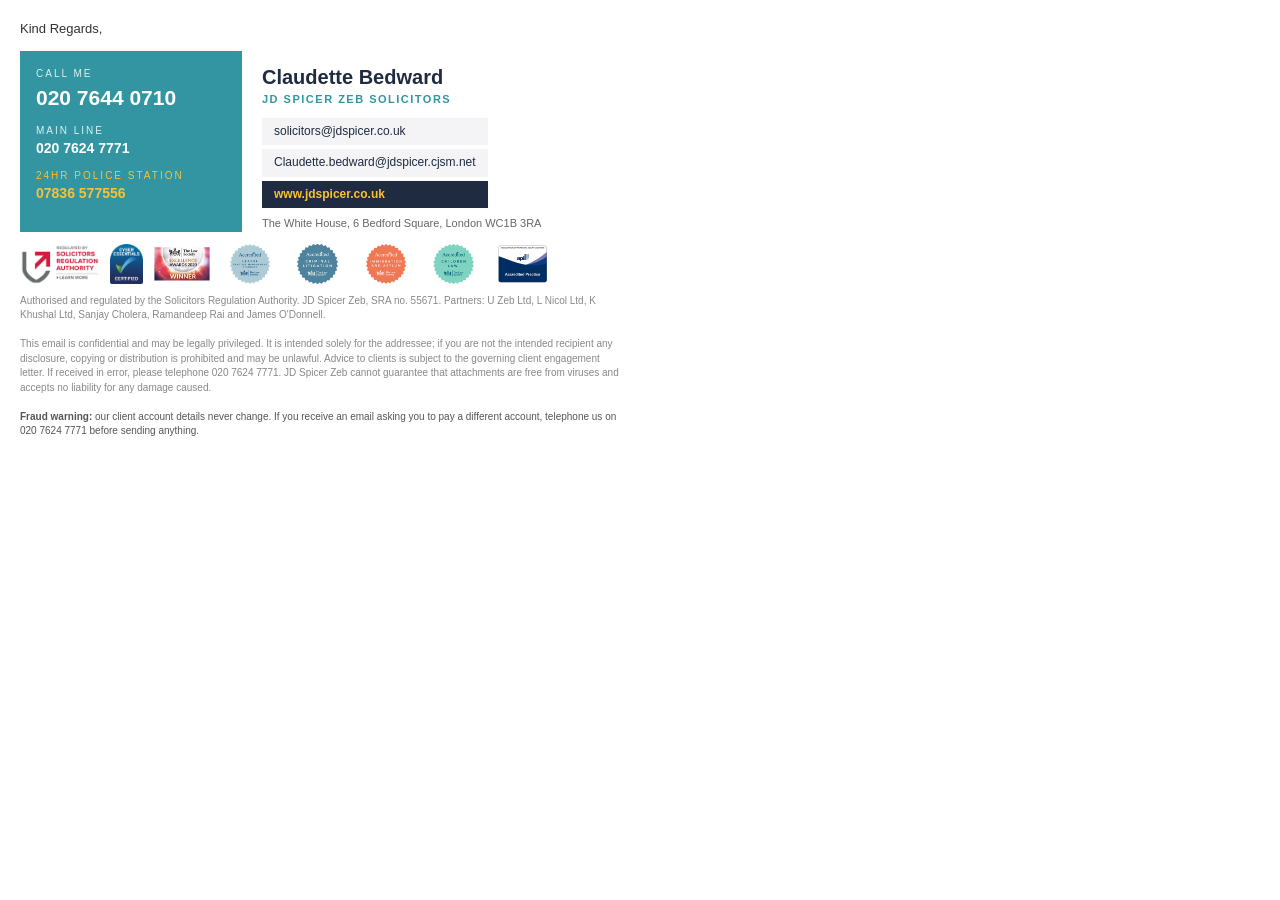
<file: signature/jdspicer-signature-08-teal-modern.html>
<!DOCTYPE html>
<html lang="en-GB"><head><meta charset="utf-8"><title>Teal</title></head>
<body style="margin:20px;background:#ffffff;">
<table cellpadding="0" cellspacing="0" border="0" width="600" style="width:600px;font-family:Palanquin,Arial,Helvetica,sans-serif;font-size:13px;color:#333333;line-height:1.45;">
<tr><td style="padding:0 0 12px 0;">Kind Regards,</td></tr>

<tr><td><table cellpadding="0" cellspacing="0" border="0" width="600" style="width:600px;"><tr>
<td width="190" valign="top" bgcolor="#3295A1" style="width:190px;background:#3295A1;padding:16px 16px;">
 <div style="font-size:10px;letter-spacing:2px;color:#d9f1f4;">CALL ME</div>
 <div style="font-size:21px;font-weight:bold;color:#ffffff;padding:2px 0 10px 0;"><a href="tel:02076440710" style="color:#ffffff;text-decoration:none;">020 7644 0710</a></div>
 <div style="font-size:10px;letter-spacing:2px;color:#d9f1f4;">MAIN LINE</div>
 <div style="font-size:14px;font-weight:bold;color:#ffffff;padding-bottom:10px;"><a href="tel:02076247771" style="color:#ffffff;text-decoration:none;">020 7624 7771</a></div>
 <div style="font-size:10px;letter-spacing:2px;color:#F9C235;">24HR POLICE STATION</div>
 <div style="font-size:14px;font-weight:bold;color:#F9C235;"><a href="tel:07836577556" style="color:#F9C235;text-decoration:none;">07836 577556</a></div></td>
<td valign="top" style="padding:12px 0 0 20px;">
 <div style="font-size:20px;font-weight:bold;color:#1F2B41;">Claudette Bedward</div>
 <div style="font-size:11px;letter-spacing:1.5px;color:#3295A1;font-weight:bold;padding-bottom:10px;">JD SPICER ZEB SOLICITORS</div>
 <table cellpadding="0" cellspacing="0" border="0" style="font-size:12px;">
 <tr><td bgcolor="#F4F4F6" style="background:#F4F4F6;padding:5px 12px;"><a href="mailto:solicitors@jdspicer.co.uk" style="color:#1F2B41;text-decoration:none;">solicitors@jdspicer.co.uk</a></td></tr><tr><td height="4"></td></tr>
 <tr><td bgcolor="#F4F4F6" style="background:#F4F4F6;padding:5px 12px;"><a href="mailto:Claudette.bedward@jdspicer.cjsm.net" style="color:#1F2B41;text-decoration:none;">Claudette.bedward@jdspicer.cjsm.net</a></td></tr><tr><td height="4"></td></tr>
 <tr><td bgcolor="#1F2B41" style="background:#1F2B41;padding:5px 12px;"><a href="https://www.jdspicer.co.uk" style="color:#F9C235;text-decoration:none;font-weight:bold;">www.jdspicer.co.uk</a></td></tr></table>
 <div style="padding-top:8px;font-size:11px;color:#666666;">The White House, 6 Bedford Square, London WC1B 3RA</div></td></tr></table></td></tr>
<tr><td style="padding:12px 0 0 0;"><table cellpadding="0" cellspacing="0" border="0" align="left"><tr><td valign="middle" style="padding-right:10px;"><a href="https://www.sra.org.uk/consumers/register/organisation/?sraNumber=55671"><img src="images/sra.png" alt="Regulated by the Solicitors Regulation Authority - check this firm" width="80" height="40" style="display:block;border:0;width:80px;height:40px;"></a></td><td valign="middle" style="padding-right:10px;"><a href="https://registry.blockmarktech.com/certificates/d816e777-8f22-4885-9672-d7726e1953b1/?source=WEB"><img src="images/cyber-essentials.png" alt="Cyber Essentials Certified" width="33" height="40" style="display:block;border:0;width:33px;height:40px;"></a></td><td valign="middle" style="padding-right:10px;"><a href="https://www.lawsociety.org.uk/"><img src="images/ls-winner-2020.png" alt="The Law Society Excellence Awards 2020 Winner" width="58" height="40" style="display:block;border:0;width:58px;height:40px;"></a></td><td valign="middle" style="padding-right:10px;"><a href="http://www.lawsociety.org.uk/support-services/accreditation/lexcel/"><img src="images/lexcel.jpg" alt="Lexcel Accredited - Law Society" width="58" height="40" style="display:block;border:0;width:58px;height:40px;"></a></td><td valign="middle" style="padding-right:10px;"><a href="http://www.lawsociety.org.uk/support-services/accreditation/criminal-litigation/"><img src="images/criminal-litigation.png" alt="Law Society Accredited - Criminal Litigation" width="58" height="40" style="display:block;border:0;width:58px;height:40px;"></a></td><td valign="middle" style="padding-right:10px;"><a href="http://www.lawsociety.org.uk/support-services/accreditation/immigration-asylum/"><img src="images/immigrationandasylumlawsocietylogo.png" alt="Law Society Accredited - Immigration and Asylum" width="58" height="40" style="display:block;border:0;width:58px;height:40px;"></a></td><td valign="middle" style="padding-right:10px;"><a href="https://www.lawsociety.org.uk/support-services/accreditation/children-law/"><img src="images/children-law.png" alt="Law Society Accredited - Children Law" width="58" height="40" style="display:block;border:0;width:58px;height:40px;"></a></td><td valign="middle" style="padding-right:10px;"><a href="https://www.apil.org.uk/"><img src="images/apil.png" alt="APIL Accredited Practice" width="58" height="40" style="display:block;border:0;width:58px;height:40px;"></a></td></tr></table></td></tr>
<tr><td align="left" style="padding:10px 0 0 0;font-size:10px;color:#888888;line-height:1.45;">Authorised and regulated by the Solicitors Regulation Authority. JD Spicer Zeb, SRA no. 55671. Partners: U Zeb Ltd, L Nicol Ltd, K Khushal Ltd, Sanjay Cholera, Ramandeep Rai and James O'Donnell.<br><br>This email is confidential and may be legally privileged. It is intended solely for the addressee; if you are not the intended recipient any disclosure, copying or distribution is prohibited and may be unlawful. Advice to clients is subject to the governing client engagement letter. If received in error, please telephone 020 7624 7771. JD Spicer Zeb cannot guarantee that attachments are free from viruses and accepts no liability for any damage caused.<br><br><span style="color:#555555;"><b>Fraud warning:</b> our client account details never change. If you receive an email asking you to pay a different account, telephone us on 020 7624 7771 before sending anything.</span></td></tr>
</table></body></html>
</file>
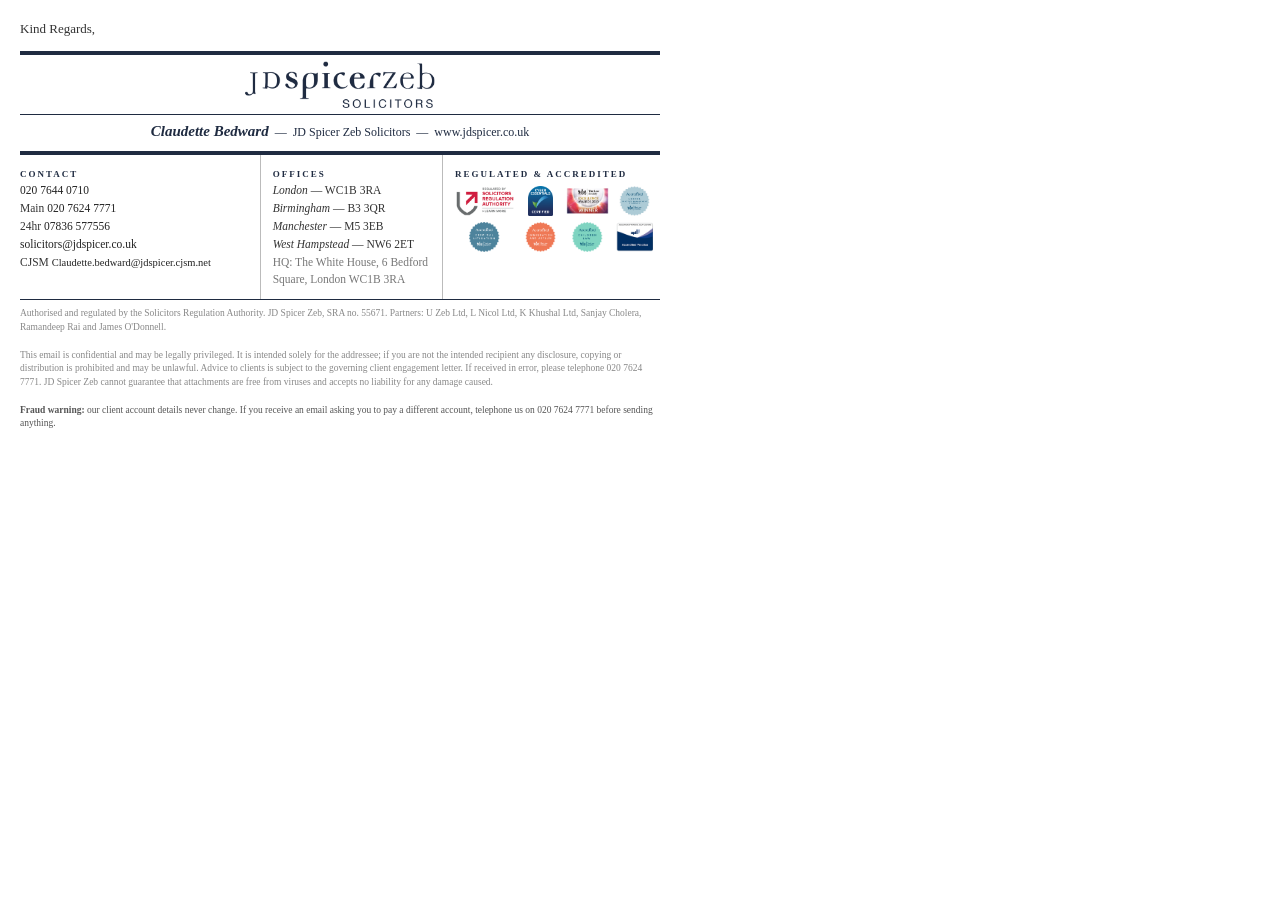
<file: signature/jdspicer-signature-09-editorial-broadsheet.html>
<!DOCTYPE html>
<html lang="en-GB"><head><meta charset="utf-8"><title>Editorial</title></head>
<body style="margin:20px;background:#ffffff;">
<table cellpadding="0" cellspacing="0" border="0" width="640" style="width:640px;font-family:Georgia,'Times New Roman',Times,serif;font-size:13px;color:#333333;line-height:1.45;">
<tr><td style="padding:0 0 12px 0;">Kind Regards,</td></tr>

<tr><td align="center" style="padding:6px 0;border-top:4px solid #1F2B41;border-bottom:1px solid #1F2B41;"><img src="images/logo-mono.png" alt="JD Spicer Zeb Solicitors" width="190" height="47" style="display:block;border:0;width:190px;height:47px;"></td></tr>
<tr><td align="center" style="padding:6px 0 8px 0;border-bottom:4px solid #1F2B41;font-family:Georgia,'Times New Roman',Times,serif;font-size:12px;color:#1F2B41;"><b style="font-size:15px;font-style:italic;">Claudette Bedward</b> &nbsp;&mdash;&nbsp; JD Spicer Zeb Solicitors &nbsp;&mdash;&nbsp; <a href="https://www.jdspicer.co.uk" style="color:#1F2B41;text-decoration:none;">www.jdspicer.co.uk</a></td></tr>
<tr><td><table cellpadding="0" cellspacing="0" border="0" width="640" style="font-family:Georgia,'Times New Roman',Times,serif;font-size:11.5px;line-height:1.55;"><tr>
<td valign="top" width="250" style="padding:10px 12px 0 0;border-right:1px solid #bbbbbb;"><b style="font-size:9px;letter-spacing:2px;color:#1F2B41;">CONTACT</b><br><a href="tel:02076440710" style="color:#222222;text-decoration:none;">020 7644 0710</a><br>Main <a href="tel:02076247771" style="color:#222222;text-decoration:none;">020 7624 7771</a><br>24hr <a href="tel:07836577556" style="color:#222222;text-decoration:none;">07836 577556</a><br><a href="mailto:solicitors@jdspicer.co.uk" style="color:#222222;text-decoration:none;">solicitors@jdspicer.co.uk</a><br>CJSM <a href="mailto:Claudette.bedward@jdspicer.cjsm.net" style="color:#222222;text-decoration:none;font-size:10.5px;">Claudette.bedward@jdspicer.cjsm.net</a></td>
<td valign="top" width="190" style="padding:10px 12px;border-right:1px solid #bbbbbb;"><b style="font-size:9px;letter-spacing:2px;color:#1F2B41;">OFFICES</b><br><i>London</i> &mdash; WC1B 3RA<br><i>Birmingham</i> &mdash; B3 3QR<br><i>Manchester</i> &mdash; M5 3EB<br><i>West Hampstead</i> &mdash; NW6 2ET<br><span style="color:#777777;">HQ: The White House, 6 Bedford Square, London WC1B 3RA</span></td>
<td valign="top" width="200" style="padding:10px 0 0 12px;"><b style="font-size:9px;letter-spacing:2px;color:#1F2B41;">REGULATED &amp; ACCREDITED</b><br><table cellpadding="0" cellspacing="0" border="0" style="margin-top:4px;"><tr><td width="48" align="center" style="padding:0 4px 6px 0;"><a href="https://www.sra.org.uk/consumers/register/organisation/?sraNumber=55671"><img src="images/sra.png" alt="Regulated by the Solicitors Regulation Authority - check this firm" width="60" height="30" style="display:block;border:0;width:60px;height:30px;"></a></td><td width="48" align="center" style="padding:0 4px 6px 0;"><a href="https://registry.blockmarktech.com/certificates/d816e777-8f22-4885-9672-d7726e1953b1/?source=WEB"><img src="images/cyber-essentials.png" alt="Cyber Essentials Certified" width="25" height="30" style="display:block;border:0;width:25px;height:30px;"></a></td><td width="48" align="center" style="padding:0 4px 6px 0;"><a href="https://www.lawsociety.org.uk/"><img src="images/ls-winner-2020.png" alt="The Law Society Excellence Awards 2020 Winner" width="43" height="30" style="display:block;border:0;width:43px;height:30px;"></a></td><td width="48" align="center" style="padding:0 4px 6px 0;"><a href="http://www.lawsociety.org.uk/support-services/accreditation/lexcel/"><img src="images/lexcel.jpg" alt="Lexcel Accredited - Law Society" width="43" height="30" style="display:block;border:0;width:43px;height:30px;"></a></td></tr><tr><td width="48" align="center" style="padding:0 4px 0 0;"><a href="http://www.lawsociety.org.uk/support-services/accreditation/criminal-litigation/"><img src="images/criminal-litigation.png" alt="Law Society Accredited - Criminal Litigation" width="43" height="30" style="display:block;border:0;width:43px;height:30px;"></a></td><td width="48" align="center" style="padding:0 4px 0 0;"><a href="http://www.lawsociety.org.uk/support-services/accreditation/immigration-asylum/"><img src="images/immigrationandasylumlawsocietylogo.png" alt="Law Society Accredited - Immigration and Asylum" width="43" height="30" style="display:block;border:0;width:43px;height:30px;"></a></td><td width="48" align="center" style="padding:0 4px 0 0;"><a href="https://www.lawsociety.org.uk/support-services/accreditation/children-law/"><img src="images/children-law.png" alt="Law Society Accredited - Children Law" width="43" height="30" style="display:block;border:0;width:43px;height:30px;"></a></td><td width="48" align="center" style="padding:0 4px 0 0;"><a href="https://www.apil.org.uk/"><img src="images/apil.png" alt="APIL Accredited Practice" width="43" height="30" style="display:block;border:0;width:43px;height:30px;"></a></td></tr></table></td></tr></table></td></tr>
<tr><td style="border-top:1px solid #1F2B41;font-size:0;height:1px;">&nbsp;</td></tr>
<tr><td align="left" style="padding:6px 0 0 0;font-size:9.5px;color:#888888;line-height:1.45;">Authorised and regulated by the Solicitors Regulation Authority. JD Spicer Zeb, SRA no. 55671. Partners: U Zeb Ltd, L Nicol Ltd, K Khushal Ltd, Sanjay Cholera, Ramandeep Rai and James O'Donnell.<br><br>This email is confidential and may be legally privileged. It is intended solely for the addressee; if you are not the intended recipient any disclosure, copying or distribution is prohibited and may be unlawful. Advice to clients is subject to the governing client engagement letter. If received in error, please telephone 020 7624 7771. JD Spicer Zeb cannot guarantee that attachments are free from viruses and accepts no liability for any damage caused.<br><br><span style="color:#555555;"><b>Fraud warning:</b> our client account details never change. If you receive an email asking you to pay a different account, telephone us on 020 7624 7771 before sending anything.</span></td></tr>
</table></body></html>
</file>
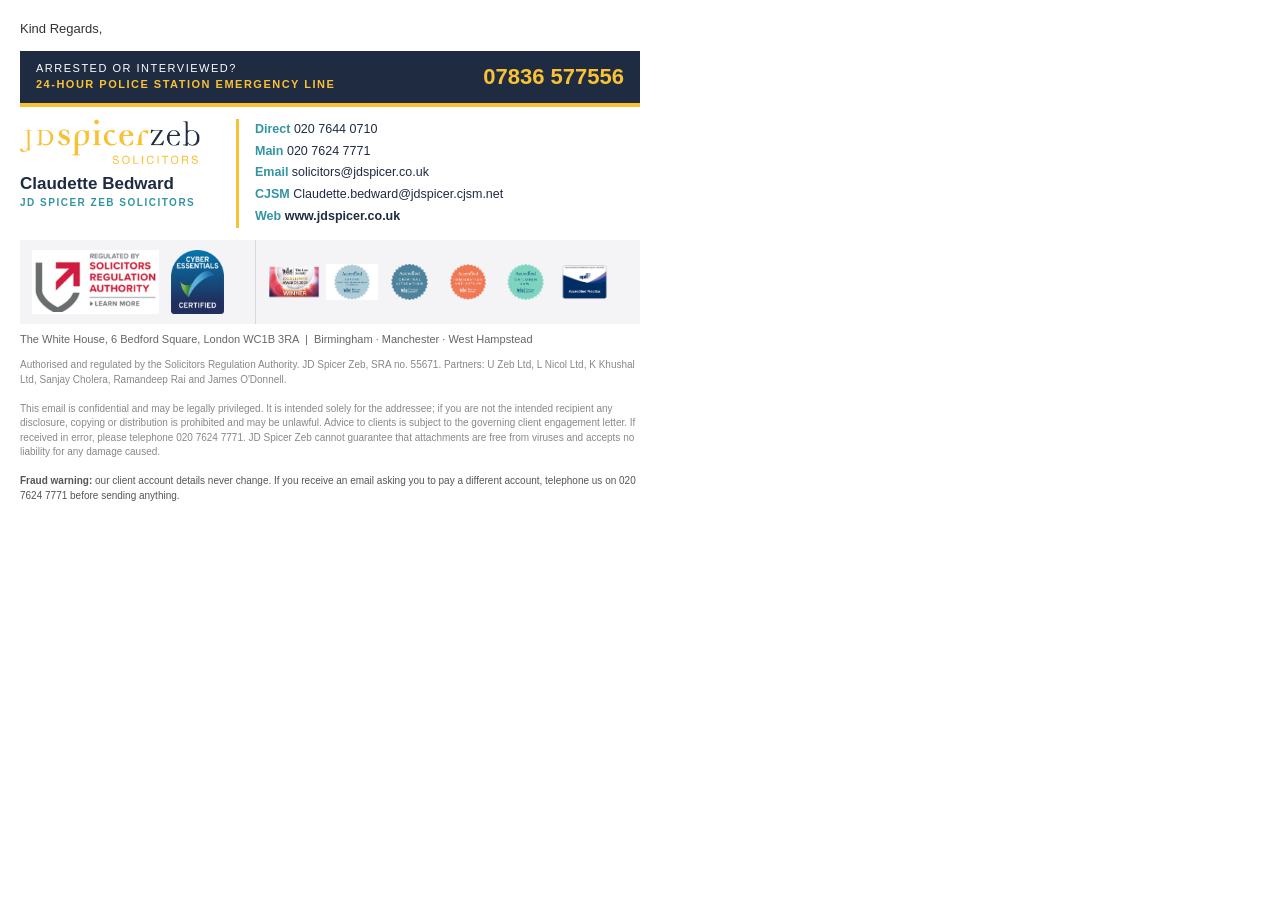
<file: signature/jdspicer-signature-10-trust-first.html>
<!DOCTYPE html>
<html lang="en-GB"><head><meta charset="utf-8"><title>Trust First</title></head>
<body style="margin:20px;background:#ffffff;">
<table cellpadding="0" cellspacing="0" border="0" width="620" style="width:620px;font-family:Palanquin,Arial,Helvetica,sans-serif;font-size:13px;color:#333333;line-height:1.45;">
<tr><td style="padding:0 0 12px 0;">Kind Regards,</td></tr>

<tr><td><table cellpadding="0" cellspacing="0" border="0" width="620" bgcolor="#1F2B41" style="width:620px;background:#1F2B41;"><tr>
 <td style="padding:10px 16px;color:#ffffff;font-size:11px;letter-spacing:1.5px;" valign="middle">ARRESTED OR INTERVIEWED?<br><span style="color:#F9C235;font-weight:bold;">24-HOUR POLICE STATION EMERGENCY LINE</span></td>
 <td align="right" style="padding:10px 16px;" valign="middle"><span style="font-size:22px;font-weight:bold;color:#F9C235;"><a href="tel:07836577556" style="color:#F9C235;text-decoration:none;">07836 577556</a></span></td></tr></table></td></tr>
<tr><td height="4" bgcolor="#F9C235" style="height:4px;line-height:4px;font-size:0;background:#F9C235;">&nbsp;</td></tr>
<tr><td><table cellpadding="0" cellspacing="0" border="0" width="620" style="margin-top:12px;"><tr>
 <td valign="top" width="200" style="padding-right:16px;border-right:3px solid #F9C235;"><img src="images/logo-onwhite.png" alt="JD Spicer Zeb Solicitors" width="180" height="45" style="display:block;border:0;width:180px;height:45px;"><div style="padding-top:8px;font-size:17px;font-weight:bold;color:#1F2B41;">Claudette Bedward</div><div style="font-size:10px;letter-spacing:1.5px;color:#3295A1;font-weight:bold;">JD SPICER ZEB SOLICITORS</div></td>
 <td valign="top" style="padding-left:16px;font-size:12.5px;line-height:1.75;"><b style="color:#3295A1;">Direct</b> <a href="tel:02076440710" style="color:#1F2B41;text-decoration:none;">020 7644 0710</a><br><b style="color:#3295A1;">Main</b> <a href="tel:02076247771" style="color:#1F2B41;text-decoration:none;">020 7624 7771</a><br><b style="color:#3295A1;">Email</b> <a href="mailto:solicitors@jdspicer.co.uk" style="color:#1F2B41;text-decoration:none;">solicitors@jdspicer.co.uk</a><br><b style="color:#3295A1;">CJSM</b> <a href="mailto:Claudette.bedward@jdspicer.cjsm.net" style="color:#1F2B41;text-decoration:none;">Claudette.bedward@jdspicer.cjsm.net</a><br><b style="color:#3295A1;">Web</b> <a href="https://www.jdspicer.co.uk" style="color:#1F2B41;text-decoration:none;font-weight:bold;">www.jdspicer.co.uk</a></td></tr></table></td></tr>
<tr><td style="padding:12px 0 0 0;"><table cellpadding="0" cellspacing="0" border="0" width="620" bgcolor="#F4F4F6" style="background:#F4F4F6;"><tr>
 <td valign="middle" style="padding:10px 12px;border-right:1px solid #d5d8de;"><table cellpadding="0" cellspacing="0" border="0" align="left"><tr><td valign="middle" style="padding-right:12px;"><a href="https://www.sra.org.uk/consumers/register/organisation/?sraNumber=55671"><img src="images/sra.png" alt="Regulated by the Solicitors Regulation Authority - check this firm" width="127" height="64" style="display:block;border:0;width:127px;height:64px;"></a></td><td valign="middle" style="padding-right:12px;"><a href="https://registry.blockmarktech.com/certificates/d816e777-8f22-4885-9672-d7726e1953b1/?source=WEB"><img src="images/cyber-essentials.png" alt="Cyber Essentials Certified" width="53" height="64" style="display:block;border:0;width:53px;height:64px;"></a></td></tr></table></td>
 <td valign="middle" style="padding:10px 12px;"><table cellpadding="0" cellspacing="0" border="0" align="left"><tr><td valign="middle" style="padding-right:6px;"><a href="https://www.lawsociety.org.uk/"><img src="images/ls-winner-2020.png" alt="The Law Society Excellence Awards 2020 Winner" width="52" height="36" style="display:block;border:0;width:52px;height:36px;"></a></td><td valign="middle" style="padding-right:6px;"><a href="http://www.lawsociety.org.uk/support-services/accreditation/lexcel/"><img src="images/lexcel.jpg" alt="Lexcel Accredited - Law Society" width="52" height="36" style="display:block;border:0;width:52px;height:36px;"></a></td><td valign="middle" style="padding-right:6px;"><a href="http://www.lawsociety.org.uk/support-services/accreditation/criminal-litigation/"><img src="images/criminal-litigation.png" alt="Law Society Accredited - Criminal Litigation" width="52" height="36" style="display:block;border:0;width:52px;height:36px;"></a></td><td valign="middle" style="padding-right:6px;"><a href="http://www.lawsociety.org.uk/support-services/accreditation/immigration-asylum/"><img src="images/immigrationandasylumlawsocietylogo.png" alt="Law Society Accredited - Immigration and Asylum" width="52" height="36" style="display:block;border:0;width:52px;height:36px;"></a></td><td valign="middle" style="padding-right:6px;"><a href="https://www.lawsociety.org.uk/support-services/accreditation/children-law/"><img src="images/children-law.png" alt="Law Society Accredited - Children Law" width="52" height="36" style="display:block;border:0;width:52px;height:36px;"></a></td><td valign="middle" style="padding-right:6px;"><a href="https://www.apil.org.uk/"><img src="images/apil.png" alt="APIL Accredited Practice" width="52" height="36" style="display:block;border:0;width:52px;height:36px;"></a></td></tr></table></td></tr></table></td></tr>
<tr><td style="padding:8px 0 0 0;font-size:11px;color:#666666;">The White House, 6 Bedford Square, London WC1B 3RA &nbsp;|&nbsp; Birmingham &middot; Manchester &middot; West Hampstead</td></tr>
<tr><td align="left" style="padding:10px 0 0 0;font-size:10px;color:#888888;line-height:1.45;">Authorised and regulated by the Solicitors Regulation Authority. JD Spicer Zeb, SRA no. 55671. Partners: U Zeb Ltd, L Nicol Ltd, K Khushal Ltd, Sanjay Cholera, Ramandeep Rai and James O'Donnell.<br><br>This email is confidential and may be legally privileged. It is intended solely for the addressee; if you are not the intended recipient any disclosure, copying or distribution is prohibited and may be unlawful. Advice to clients is subject to the governing client engagement letter. If received in error, please telephone 020 7624 7771. JD Spicer Zeb cannot guarantee that attachments are free from viruses and accepts no liability for any damage caused.<br><br><span style="color:#555555;"><b>Fraud warning:</b> our client account details never change. If you receive an email asking you to pay a different account, telephone us on 020 7624 7771 before sending anything.</span></td></tr>
</table></body></html>
</file>
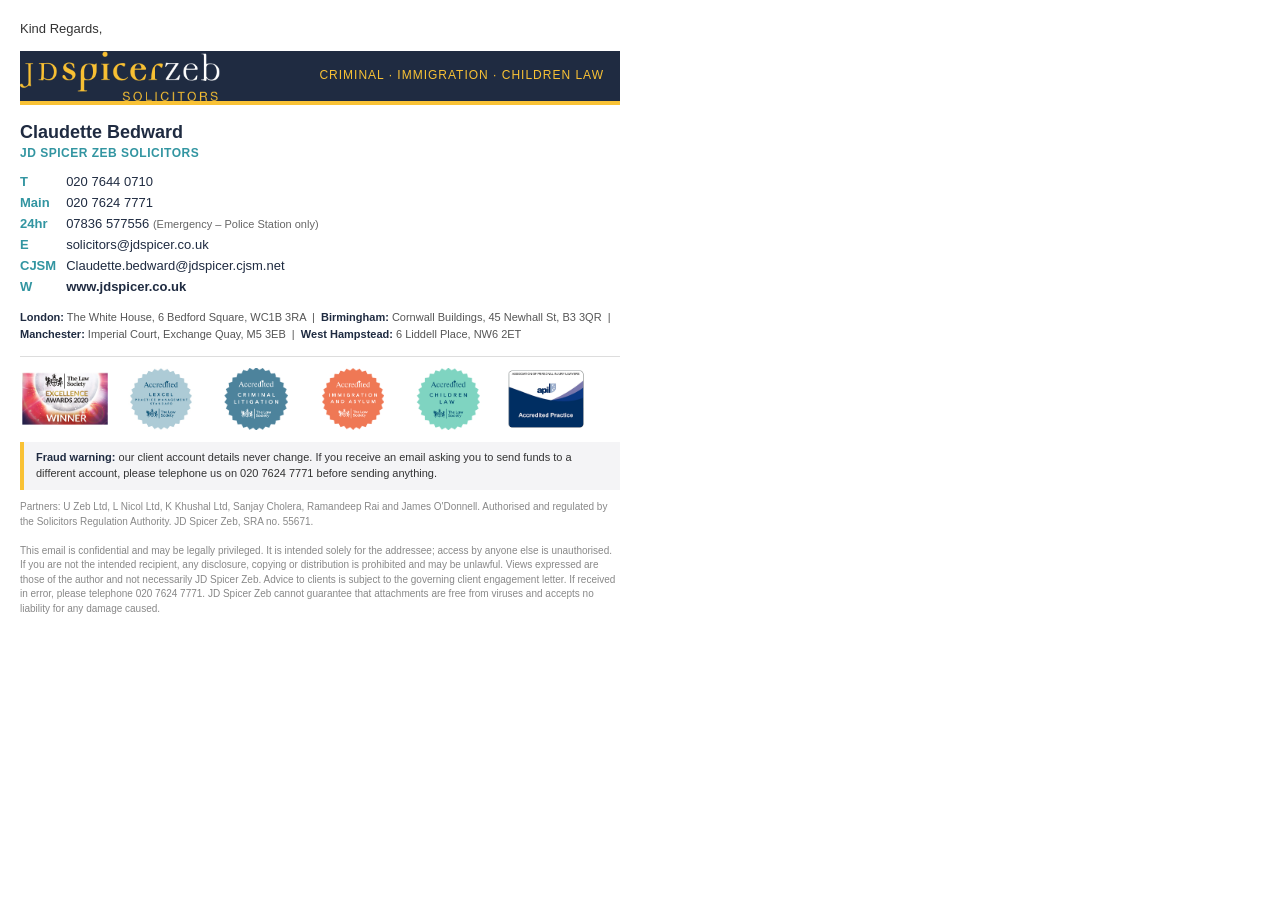
<file: signature/jdspicer-signature-A-classic.html>
<!DOCTYPE html>
<html lang="en-GB">
<head>
<meta charset="utf-8">
<title>JD Spicer Zeb Signature</title>
</head>
<body style="margin:20px;background:#ffffff;">
<!-- Brand: navy #1F2B41, teal #3295A1, gold #F9C235. Table layout + inline styles only (Outlook-safe). Width 600px. -->
<table cellpadding="0" cellspacing="0" border="0" width="600" style="width:600px;font-family:Palanquin,Arial,Helvetica,sans-serif;font-size:13px;color:#333333;line-height:1.45;">
  <tr><td style="padding:0 0 12px 0;font-size:13px;color:#333333;">Kind Regards,</td></tr>

  <!-- HEADER: logo panel + contact details -->
  <tr>
    <td>
      <table cellpadding="0" cellspacing="0" border="0" width="600" style="width:600px;">
        <tr>
          <td width="200" valign="middle" bgcolor="#1F2B41" style="width:200px;background:#1F2B41;padding:0;">
            <img src="images/logo.png" alt="JD Spicer Zeb Solicitors" width="200" height="50" style="display:block;border:0;width:200px;height:50px;">
          </td>
          <td valign="middle" bgcolor="#1F2B41" style="background:#1F2B41;padding:0 16px;color:#F9C235;font-size:12px;letter-spacing:1px;text-transform:uppercase;" align="right">
            Criminal &middot; Immigration &middot; Children Law
          </td>
        </tr>
        <tr><td colspan="2" height="4" bgcolor="#F9C235" style="height:4px;line-height:4px;font-size:0;background:#F9C235;">&nbsp;</td></tr>
      </table>
    </td>
  </tr>

  <tr>
    <td style="padding:14px 0 4px 0;">
      <div style="font-size:18px;font-weight:bold;color:#1F2B41;">Claudette Bedward</div>
      <div style="font-size:12px;color:#3295A1;font-weight:bold;letter-spacing:.5px;">JD SPICER ZEB SOLICITORS</div>
    </td>
  </tr>

  <tr>
    <td style="padding:6px 0 0 0;">
      <table cellpadding="0" cellspacing="0" border="0" style="font-size:13px;color:#333333;">
        <tr><td style="padding:1px 10px 1px 0;color:#3295A1;font-weight:bold;">T</td><td style="padding:1px 0;"><a href="tel:02076440710" style="color:#1F2B41;text-decoration:none;">020 7644 0710</a></td></tr>
        <tr><td style="padding:1px 10px 1px 0;color:#3295A1;font-weight:bold;">Main</td><td style="padding:1px 0;"><a href="tel:02076247771" style="color:#1F2B41;text-decoration:none;">020 7624 7771</a></td></tr>
        <tr><td style="padding:1px 10px 1px 0;color:#3295A1;font-weight:bold;">24hr</td><td style="padding:1px 0;"><a href="tel:07836577556" style="color:#1F2B41;text-decoration:none;">07836 577556</a> <span style="color:#666666;font-size:11px;">(Emergency &ndash; Police Station only)</span></td></tr>
        <tr><td style="padding:1px 10px 1px 0;color:#3295A1;font-weight:bold;">E</td><td style="padding:1px 0;"><a href="mailto:solicitors@jdspicer.co.uk" style="color:#1F2B41;text-decoration:none;">solicitors@jdspicer.co.uk</a></td></tr>
        <tr><td style="padding:1px 10px 1px 0;color:#3295A1;font-weight:bold;">CJSM</td><td style="padding:1px 0;"><a href="mailto:Claudette.bedward@jdspicer.cjsm.net" style="color:#1F2B41;text-decoration:none;">Claudette.bedward@jdspicer.cjsm.net</a></td></tr>
        <tr><td style="padding:1px 10px 1px 0;color:#3295A1;font-weight:bold;">W</td><td style="padding:1px 0;"><a href="https://www.jdspicer.co.uk" style="color:#1F2B41;text-decoration:none;font-weight:bold;">www.jdspicer.co.uk</a></td></tr>
      </table>
    </td>
  </tr>

  <!-- OFFICES -->
  <tr>
    <td style="padding:12px 0 0 0;font-size:11px;color:#555555;line-height:1.5;">
      <b style="color:#1F2B41;">London:</b> The White House, 6 Bedford Square, WC1B 3RA &nbsp;|&nbsp;
      <b style="color:#1F2B41;">Birmingham:</b> Cornwall Buildings, 45 Newhall St, B3 3QR &nbsp;|&nbsp;
      <b style="color:#1F2B41;">Manchester:</b> Imperial Court, Exchange Quay, M5 3EB &nbsp;|&nbsp;
      <b style="color:#1F2B41;">West Hampstead:</b> 6 Liddell Place, NW6 2ET
    </td>
  </tr>

  <!-- ACCREDITATIONS -->
  <tr>
    <td style="padding:14px 0 0 0;">
      <div style="border-top:1px solid #dddddd;font-size:0;line-height:0;height:1px;">&nbsp;</div>
      <table cellpadding="0" cellspacing="0" border="0" style="margin-top:10px;">
        <tr>
          <td style="padding-right:6px;"><a href="https://www.lawsociety.org.uk/"><img src="images/ls-winner-2020.png" alt="The Law Society Excellence Awards 2020 Winner" width="90" height="62" style="display:block;border:0;"></a></td>
          <td style="padding-right:6px;"><a href="http://www.lawsociety.org.uk/support-services/accreditation/lexcel/"><img src="images/lexcel.jpg" alt="Lexcel Accredited - Law Society" width="90" height="62" style="display:block;border:0;"></a></td>
          <td style="padding-right:6px;"><a href="http://www.lawsociety.org.uk/support-services/accreditation/criminal-litigation/"><img src="images/criminal-litigation.png" alt="Law Society Accredited - Criminal Litigation" width="90" height="62" style="display:block;border:0;"></a></td>
          <td style="padding-right:6px;"><a href="http://www.lawsociety.org.uk/support-services/accreditation/immigration-asylum/"><img src="images/immigrationandasylumlawsocietylogo.png" alt="Law Society Accredited - Immigration and Asylum" width="90" height="62" style="display:block;border:0;"></a></td>
          <td style="padding-right:6px;"><a href="https://www.lawsociety.org.uk/support-services/accreditation/children-law/"><img src="images/children-law.png" alt="Law Society Accredited - Children Law" width="90" height="62" style="display:block;border:0;"></a></td>
          <td><a href="https://www.apil.org.uk/"><img src="images/apil.png" alt="APIL" width="90" height="62" style="display:block;border:0;"></a></td>
        </tr>
      </table>
    </td>
  </tr>

  <!-- FRAUD WARNING -->
  <tr>
    <td style="padding:12px 0 0 0;">
      <table cellpadding="0" cellspacing="0" border="0" width="600" style="width:600px;">
        <tr>
          <td width="4" bgcolor="#F9C235" style="width:4px;background:#F9C235;">&nbsp;</td>
          <td bgcolor="#F4F4F6" style="background:#F4F4F6;padding:8px 12px;font-size:11px;color:#333333;line-height:1.45;">
            <b style="color:#1F2B41;">Fraud warning:</b> our client account details never change. If you receive an email asking you to send funds to a different account, please telephone us on 020 7624 7771 before sending anything.
          </td>
        </tr>
      </table>
    </td>
  </tr>

  <!-- LEGAL -->
  <tr>
    <td style="padding:10px 0 0 0;font-size:10px;color:#888888;line-height:1.45;">
      Partners: U Zeb Ltd, L Nicol Ltd, K Khushal Ltd, Sanjay Cholera, Ramandeep Rai and James O'Donnell. Authorised and regulated by the Solicitors Regulation Authority. JD Spicer Zeb, SRA no. 55671.<br><br>
      This email is confidential and may be legally privileged. It is intended solely for the addressee; access by anyone else is unauthorised. If you are not the intended recipient, any disclosure, copying or distribution is prohibited and may be unlawful. Views expressed are those of the author and not necessarily JD Spicer Zeb. Advice to clients is subject to the governing client engagement letter. If received in error, please telephone 020 7624 7771. JD Spicer Zeb cannot guarantee that attachments are free from viruses and accepts no liability for any damage caused.
    </td>
  </tr>
</table>
</body>
</html>
</file>
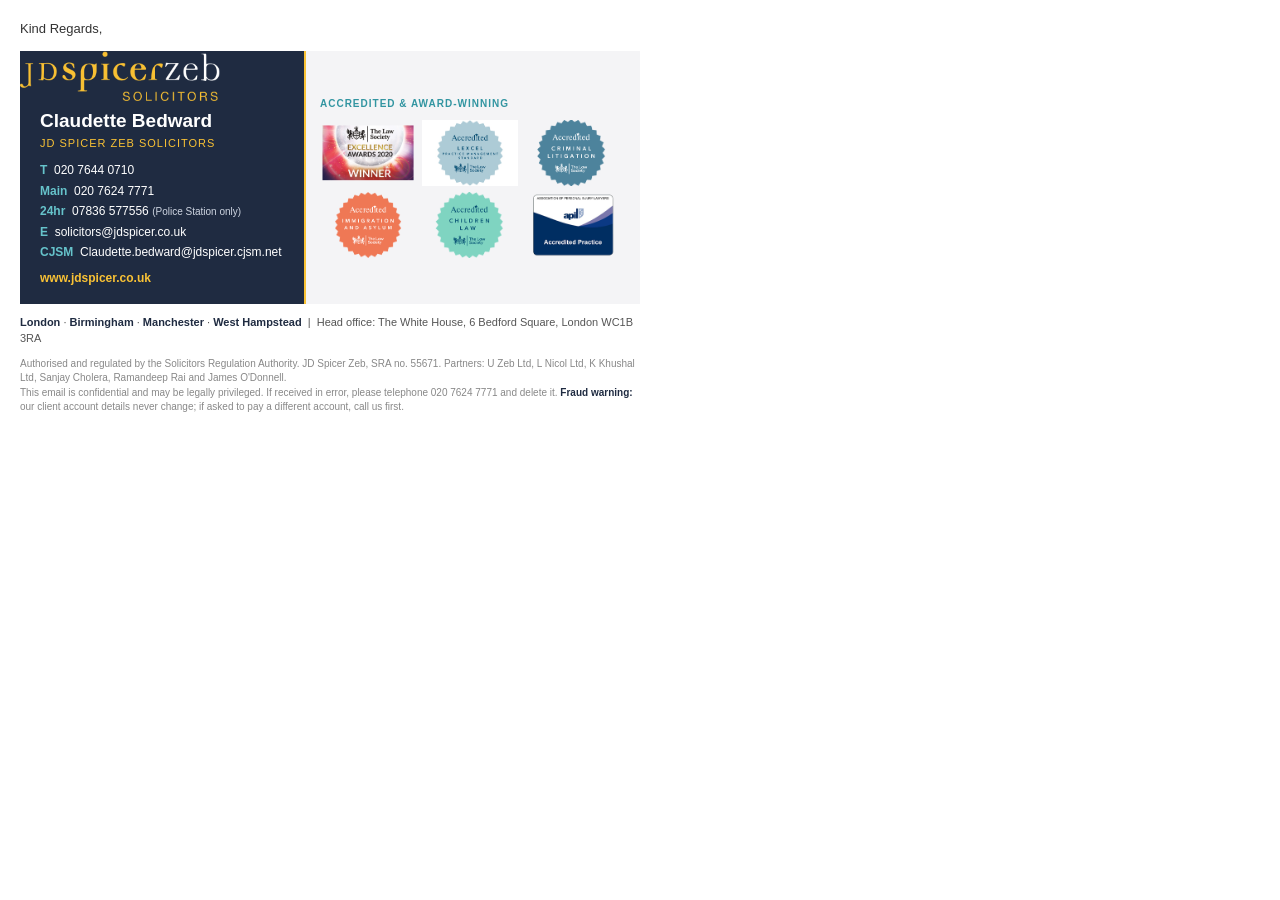
<file: signature/jdspicer-signature-B-executive.html>
<!DOCTYPE html><html lang="en-GB"><head><meta charset="utf-8"><title>JD Spicer Zeb Signature B</title></head>
<body style="margin:20px;background:#ffffff;">
<table cellpadding="0" cellspacing="0" border="0" width="620" style="width:620px;font-family:Palanquin,Arial,Helvetica,sans-serif;font-size:13px;color:#333333;line-height:1.45;">
<tr><td style="padding:0 0 12px 0;">Kind Regards,</td></tr>
<tr><td>
 <table cellpadding="0" cellspacing="0" border="0" width="620" style="width:620px;">
  <tr>
   <td width="330" valign="top" bgcolor="#1F2B41" style="width:330px;background:#1F2B41;padding:0;">
     <img src="images/logo.png" alt="JD Spicer Zeb Solicitors" width="200" height="50" style="display:block;border:0;">
     <div style="padding:6px 20px 0 20px;font-size:19px;font-weight:bold;color:#ffffff;">Claudette Bedward</div>
     <div style="padding:2px 20px 10px 20px;font-size:11px;letter-spacing:1px;color:#F9C235;">JD SPICER ZEB SOLICITORS</div>
     <div style="padding:0 20px 3px 20px;font-size:12px;color:#ffffff;"><span style="color:#66C3CB;font-weight:bold;">T</span>&nbsp; <a href="tel:02076440710" style="color:#ffffff;text-decoration:none;">020 7644 0710</a></div>
     <div style="padding:0 20px 3px 20px;font-size:12px;color:#ffffff;"><span style="color:#66C3CB;font-weight:bold;">Main</span>&nbsp; <a href="tel:02076247771" style="color:#ffffff;text-decoration:none;">020 7624 7771</a></div>
     <div style="padding:0 20px 3px 20px;font-size:12px;color:#ffffff;"><span style="color:#66C3CB;font-weight:bold;">24hr</span>&nbsp; <a href="tel:07836577556" style="color:#ffffff;text-decoration:none;">07836 577556</a> <span style="font-size:10px;color:#cfd6e2;">(Police Station only)</span></div>
     <div style="padding:0 20px 3px 20px;font-size:12px;color:#ffffff;"><span style="color:#66C3CB;font-weight:bold;">E</span>&nbsp; <a href="mailto:solicitors@jdspicer.co.uk" style="color:#ffffff;text-decoration:none;">solicitors@jdspicer.co.uk</a></div>
     <div style="padding:0 20px 3px 20px;font-size:12px;color:#ffffff;"><span style="color:#66C3CB;font-weight:bold;">CJSM</span>&nbsp; <a href="mailto:Claudette.bedward@jdspicer.cjsm.net" style="color:#ffffff;text-decoration:none;">Claudette.bedward@jdspicer.cjsm.net</a></div>
     <div style="padding:6px 20px 16px 20px;font-size:12px;"><a href="https://www.jdspicer.co.uk" style="color:#F9C235;text-decoration:none;font-weight:bold;">www.jdspicer.co.uk</a></div>
   </td>
   <td width="4" bgcolor="#F9C235" style="width:4px;background:#F9C235;font-size:0;">&nbsp;</td>
   <td width="286" valign="middle" bgcolor="#F4F4F6" style="width:286px;background:#F4F4F6;padding:14px 14px 8px 14px;">
     <div style="font-size:10px;letter-spacing:1px;color:#3295A1;font-weight:bold;padding-bottom:8px;">ACCREDITED &amp; AWARD-WINNING</div>
     <table cellpadding="0" cellspacing="0" border="0"><tr><td style="padding:0 6px 6px 0;"><a href="https://www.lawsociety.org.uk/"><img src="images/ls-winner-2020.png" alt="Law Society Excellence Awards 2020 Winner" width="96" height="66" style="display:block;border:0;"></a></td><td style="padding:0 6px 6px 0;"><a href="http://www.lawsociety.org.uk/support-services/accreditation/lexcel/"><img src="images/lexcel.jpg" alt="Lexcel Accredited" width="96" height="66" style="display:block;border:0;"></a></td><td style="padding:0 6px 6px 0;"><a href="http://www.lawsociety.org.uk/support-services/accreditation/criminal-litigation/"><img src="images/criminal-litigation.png" alt="Criminal Litigation Accredited" width="96" height="66" style="display:block;border:0;"></a></td></tr><tr><td style="padding:0 6px 6px 0;"><a href="http://www.lawsociety.org.uk/support-services/accreditation/immigration-asylum/"><img src="images/immigrationandasylumlawsocietylogo.png" alt="Immigration and Asylum Accredited" width="96" height="66" style="display:block;border:0;"></a></td><td style="padding:0 6px 6px 0;"><a href="https://www.lawsociety.org.uk/support-services/accreditation/children-law/"><img src="images/children-law.png" alt="Children Law Accredited" width="96" height="66" style="display:block;border:0;"></a></td><td style="padding:0 6px 6px 0;"><a href="https://www.apil.org.uk/"><img src="images/apil.png" alt="APIL" width="96" height="66" style="display:block;border:0;"></a></td></tr></table>
   </td>
  </tr>
 </table>
</td></tr>
<tr><td style="padding:10px 0 0 0;font-size:11px;color:#555555;line-height:1.5;"><b style="color:#1F2B41;">London</b> &middot; <b style="color:#1F2B41;">Birmingham</b> &middot; <b style="color:#1F2B41;">Manchester</b> &middot; <b style="color:#1F2B41;">West Hampstead</b> &nbsp;|&nbsp; Head office: The White House, 6 Bedford Square, London WC1B 3RA</td></tr>
<tr><td style="padding:10px 0 0 0;font-size:10px;color:#888888;line-height:1.45;">Authorised and regulated by the Solicitors Regulation Authority. JD Spicer Zeb, SRA no. 55671. Partners: U Zeb Ltd, L Nicol Ltd, K Khushal Ltd, Sanjay Cholera, Ramandeep Rai and James O'Donnell.<br>This email is confidential and may be legally privileged. If received in error, please telephone 020 7624 7771 and delete it. <b style="color:#1F2B41;">Fraud warning:</b> our client account details never change; if asked to pay a different account, call us first.</td></tr>
</table></body></html>
</file>
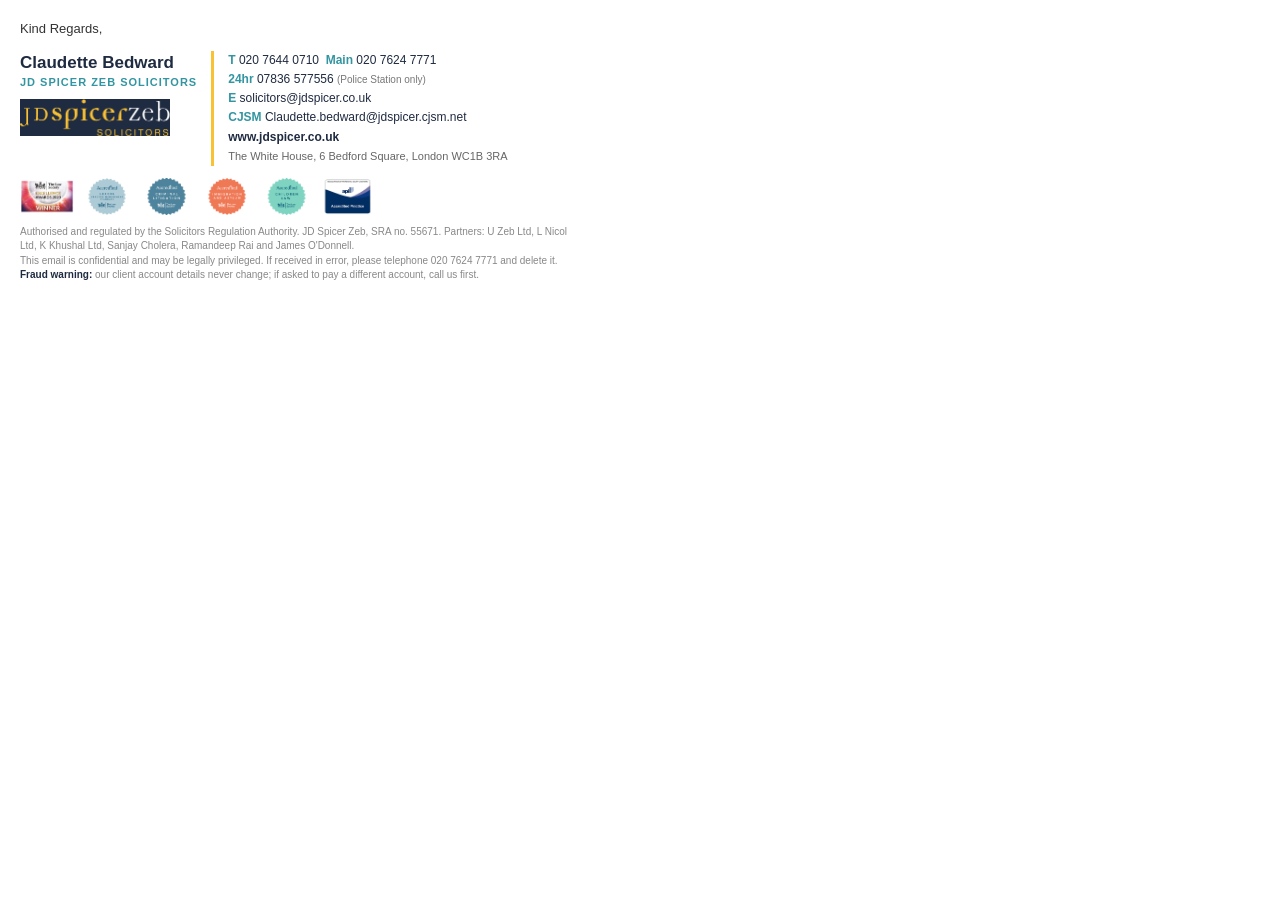
<file: signature/jdspicer-signature-C-minimal.html>
<!DOCTYPE html><html lang="en-GB"><head><meta charset="utf-8"><title>JD Spicer Zeb Signature C</title></head>
<body style="margin:20px;background:#ffffff;">
<table cellpadding="0" cellspacing="0" border="0" width="560" style="width:560px;font-family:Palanquin,Arial,Helvetica,sans-serif;font-size:13px;color:#333333;line-height:1.45;">
<tr><td style="padding:0 0 12px 0;">Kind Regards,</td></tr>
<tr><td>
 <table cellpadding="0" cellspacing="0" border="0">
  <tr>
   <td valign="top" style="padding-right:14px;border-right:3px solid #F9C235;">
     <div style="font-size:17px;font-weight:bold;color:#1F2B41;">Claudette Bedward</div>
     <div style="font-size:11px;letter-spacing:1px;color:#3295A1;font-weight:bold;padding-bottom:8px;">JD SPICER ZEB SOLICITORS</div>
     <img src="images/logo.png" alt="JD Spicer Zeb Solicitors" width="150" height="37" style="display:block;border:0;">
   </td>
   <td valign="top" style="padding-left:14px;font-size:12px;line-height:1.6;">
     <span style="color:#3295A1;font-weight:bold;">T</span> <a href="tel:02076440710" style="color:#1F2B41;text-decoration:none;">020 7644 0710</a> &nbsp;<span style="color:#3295A1;font-weight:bold;">Main</span> <a href="tel:02076247771" style="color:#1F2B41;text-decoration:none;">020 7624 7771</a><br>
     <span style="color:#3295A1;font-weight:bold;">24hr</span> <a href="tel:07836577556" style="color:#1F2B41;text-decoration:none;">07836 577556</a> <span style="font-size:10px;color:#777777;">(Police Station only)</span><br>
     <span style="color:#3295A1;font-weight:bold;">E</span> <a href="mailto:solicitors@jdspicer.co.uk" style="color:#1F2B41;text-decoration:none;">solicitors@jdspicer.co.uk</a><br>
     <span style="color:#3295A1;font-weight:bold;">CJSM</span> <a href="mailto:Claudette.bedward@jdspicer.cjsm.net" style="color:#1F2B41;text-decoration:none;">Claudette.bedward@jdspicer.cjsm.net</a><br>
     <a href="https://www.jdspicer.co.uk" style="color:#1F2B41;text-decoration:none;font-weight:bold;">www.jdspicer.co.uk</a><br>
     <span style="font-size:11px;color:#666666;">The White House, 6 Bedford Square, London WC1B 3RA</span>
   </td>
  </tr>
 </table>
</td></tr>
<tr><td style="padding:12px 0 0 0;"><table cellpadding="0" cellspacing="0" border="0"><tr><td style="padding-right:6px;"><a href="https://www.lawsociety.org.uk/"><img src="images/ls-winner-2020.png" alt="Law Society Excellence Awards 2020 Winner" width="54" height="37" style="display:block;border:0;"></a></td><td style="padding-right:6px;"><a href="http://www.lawsociety.org.uk/support-services/accreditation/lexcel/"><img src="images/lexcel.jpg" alt="Lexcel Accredited" width="54" height="37" style="display:block;border:0;"></a></td><td style="padding-right:6px;"><a href="http://www.lawsociety.org.uk/support-services/accreditation/criminal-litigation/"><img src="images/criminal-litigation.png" alt="Criminal Litigation Accredited" width="54" height="37" style="display:block;border:0;"></a></td><td style="padding-right:6px;"><a href="http://www.lawsociety.org.uk/support-services/accreditation/immigration-asylum/"><img src="images/immigrationandasylumlawsocietylogo.png" alt="Immigration and Asylum Accredited" width="54" height="37" style="display:block;border:0;"></a></td><td style="padding-right:6px;"><a href="https://www.lawsociety.org.uk/support-services/accreditation/children-law/"><img src="images/children-law.png" alt="Children Law Accredited" width="54" height="37" style="display:block;border:0;"></a></td><td style="padding-right:6px;"><a href="https://www.apil.org.uk/"><img src="images/apil.png" alt="APIL" width="54" height="37" style="display:block;border:0;"></a></td></tr></table></td></tr>
<tr><td style="padding:10px 0 0 0;font-size:10px;color:#888888;line-height:1.45;">Authorised and regulated by the Solicitors Regulation Authority. JD Spicer Zeb, SRA no. 55671. Partners: U Zeb Ltd, L Nicol Ltd, K Khushal Ltd, Sanjay Cholera, Ramandeep Rai and James O'Donnell.<br>This email is confidential and may be legally privileged. If received in error, please telephone 020 7624 7771 and delete it. <b style="color:#1F2B41;">Fraud warning:</b> our client account details never change; if asked to pay a different account, call us first.</td></tr>
</table></body></html>
</file>
<file: docs/styles.css>
/* Layout: a documentary photo essay. Full-bleed photographs on winter-night bands,
   cold daylight sections between them; ember orange is reserved for actions (the warmth you give). */
:root {
  /* fixed night bands (same in both themes) */
  --night: #0b1118;
  --night-2: #141d28;
  --frost: #e6ecf2;
  --frost-muted: #a9b5c2;
  --ember: #f08a3c;
  --ember-hover: #d96f22;
  /* themed surfaces */
  --bg: #f3f5f7;
  --surface: #ffffff;
  --ink: #121820;
  --muted: #536070;
  --line: #dde3e9;
  --tint: #e8ecf0;
  --ember-soft: #fde9dc;
  --link: #b0501a;
  --local-bg: #e1f1e8; --local-fg: #1d5c40;
  --intl-bg: #e3ebf6; --intl-fg: #23477a;
  --shadow: 0 10px 30px rgba(11, 17, 24, 0.08);
  --radius: 14px;
  --font-head: "Newsreader", Georgia, "Times New Roman", serif;
  --font-body: "Public Sans", system-ui, -apple-system, "Segoe UI", Roboto, sans-serif;
  --font-mono: "IBM Plex Mono", ui-monospace, "SFMono-Regular", Menlo, Consolas, monospace;
  --gutter-l: max(16px, env(safe-area-inset-left, 0px));
  --gutter-r: max(16px, env(safe-area-inset-right, 0px));
}
@media (prefers-color-scheme: dark) {
  :root:not([data-theme="light"]) {
    --bg: #0e151e; --surface: #16202c; --ink: #e8edf2; --muted: #a3afbd; --line: #253242; --tint: #121b26;
    --ember-soft: #3b2516; --link: #f4a26b;
    --local-bg: #173a2b; --local-fg: #8fd8b3; --intl-bg: #1b2d4b; --intl-fg: #9dbcf0;
    --shadow: 0 10px 30px rgba(0, 0, 0, 0.35);
    color-scheme: dark;
  }
}
:root[data-theme="dark"] {
  --bg: #0e151e; --surface: #16202c; --ink: #e8edf2; --muted: #a3afbd; --line: #253242; --tint: #121b26;
  --ember-soft: #3b2516; --link: #f4a26b;
  --local-bg: #173a2b; --local-fg: #8fd8b3; --intl-bg: #1b2d4b; --intl-fg: #9dbcf0;
  --shadow: 0 10px 30px rgba(0, 0, 0, 0.35);
  color-scheme: dark;
}

*, *::before, *::after { box-sizing: border-box; }
html { scroll-behavior: smooth; scroll-padding-top: 76px; }
body {
  margin: 0;
  font-family: var(--font-body);
  font-size: 17px;
  line-height: 1.65;
  color: var(--ink);
  background: var(--bg);
  -webkit-font-smoothing: antialiased;
  overflow-x: hidden;
}
body::before { content: ""; position: fixed; inset: 0 0 auto; height: env(safe-area-inset-top, 0px); z-index: 60; background: var(--night); }
img { max-width: 100%; height: auto; display: block; }
[hidden] { display: none !important; }
a { color: var(--link); }

h1, h2, h3 { font-family: var(--font-head); line-height: 1.12; margin: 0 0 0.5em; font-weight: 700; letter-spacing: -0.01em; }
h1, h2 { text-wrap: balance; }
h1 { font-size: clamp(2.2rem, 5vw, 3.8rem); }
h2 { font-size: clamp(1.8rem, 3.8vw, 2.8rem); }
h3 { font-size: 1.3rem; }
p { margin: 0 0 1em; }

.container { width: 100%; max-width: 1192px; margin-inline: auto; padding-left: var(--gutter-l); padding-right: var(--gutter-r); }
.narrow { max-width: 812px; }

.skip-link { position: absolute; left: -999px; top: 8px; z-index: 100; background: var(--ember); color: #111; padding: 8px 14px; border-radius: 8px; }
.skip-link:focus { left: 8px; }
.visually-hidden { position: absolute; width: 1px; height: 1px; overflow: hidden; clip: rect(0 0 0 0); white-space: nowrap; }
:focus-visible { outline: 3px solid var(--ember); outline-offset: 3px; border-radius: 6px; }

.eyebrow {
  font-family: var(--font-mono); text-transform: uppercase; letter-spacing: .14em; font-size: .76rem; font-weight: 500;
  color: var(--link); margin-bottom: 1em;
}
.photo-caption {
  font-family: var(--font-mono); font-size: .72rem; line-height: 1.5; letter-spacing: .02em; color: var(--muted); margin: 0;
}
.photo-caption a { color: inherit; }

/* ---------- Buttons ---------- */
.btn {
  display: inline-flex; align-items: center; justify-content: center; gap: 8px;
  padding: 14px 24px; border-radius: 999px; border: 2px solid transparent;
  font: 600 1rem/1.2 var(--font-body); text-decoration: none; cursor: pointer;
  transition: transform .15s ease, background .15s ease, color .15s ease, border-color .15s ease;
}
.btn:hover { transform: translateY(-1px); }
.btn-primary { background: var(--ember); color: #1a0d04; }
.btn-primary:hover { background: var(--ember-hover); color: #1a0d04; }
.btn-ghost { background: transparent; color: var(--frost); border-color: rgba(230, 236, 242, .55); }
.btn-ghost:hover { background: rgba(230, 236, 242, .1); color: #fff; }
.btn-ghost-dark { background: transparent; color: var(--ink); border-color: var(--line); }
.btn-ghost-dark:hover { border-color: var(--ember); }
.btn-small { padding: 9px 18px; font-size: .93rem; }
.btn-block { width: 100%; }
.btn-share { background: var(--tint); color: var(--ink); padding: 10px 16px; font-size: .92rem; border-color: var(--line); }
.btn-share:hover { border-color: var(--ember); color: var(--ink); }

/* ---------- Header ---------- */
.site-header {
  position: sticky; top: env(safe-area-inset-top, 0px); z-index: 50;
  background: rgba(11, 17, 24, .9); backdrop-filter: blur(10px);
  border-bottom: 1px solid rgba(230, 236, 242, .08);
}
.nav { display: flex; align-items: center; justify-content: space-between; height: 66px; }
.brand { display: flex; align-items: center; gap: 10px; color: var(--frost); text-decoration: none; }
.brand-badge {
  display: grid; place-items: center; width: 40px; height: 40px; border-radius: 50%; flex: none;
  background: var(--ember); color: #1a0d04; font: 700 .88rem/1 var(--font-body);
}
.brand-text { font-family: var(--font-head); font-size: 1.25rem; font-weight: 700; }
.nav-links { display: flex; align-items: center; gap: 26px; }
.nav-links a:not(.btn) { color: var(--frost-muted); text-decoration: none; font-weight: 500; font-size: .95rem; }
.nav-links a:not(.btn):hover { color: #fff; }
.nav-toggle { display: none; background: none; border: 0; padding: 8px; cursor: pointer; }
.nav-toggle span { display: block; width: 24px; height: 2px; background: var(--frost); margin: 5px 0; border-radius: 2px; }
@media (max-width: 860px) {
  .nav-toggle { display: block; }
  .nav-links {
    position: absolute; top: 66px; left: 0; right: 0; display: none;
    flex-direction: column; align-items: stretch; gap: 0;
    background: var(--night); padding-block: 8px 18px; padding-left: var(--gutter-l); padding-right: var(--gutter-r);
    border-bottom: 1px solid rgba(230, 236, 242, .08);
  }
  .nav-links.open { display: flex; }
  .nav-links a:not(.btn) { padding: 12px 4px; border-bottom: 1px solid rgba(230, 236, 242, .06); }
  .nav-links .btn { margin-top: 12px; }
}

/* ---------- Hero ---------- */
.hero {
  position: relative; overflow: hidden; color: var(--frost); background: var(--night);
  display: flex; flex-direction: column; justify-content: flex-end;
  min-height: clamp(560px, 82vh, 860px);
}
.hero-slides, .hero-shade { position: absolute; inset: 0; }
.hero-slides img {
  position: absolute; inset: 0; width: 100%; height: 100%; object-fit: cover;
  opacity: 0; transition: opacity 1.6s ease; transform: scale(1.04);
}
.hero-slides img.active { opacity: 1; animation: drift 14s ease-out forwards; }
@keyframes drift { from { transform: scale(1.04); } to { transform: scale(1.12); } }
.hero-shade {
  background:
    linear-gradient(270deg, rgba(11,17,24,.94) 0%, rgba(11,17,24,.72) 48%, rgba(11,17,24,.15) 100%),
    linear-gradient(0deg, rgba(11,17,24,.85) 0%, rgba(11,17,24,0) 45%);
}
.hero-inner { position: relative; z-index: 2; padding-block: 120px 28px; }
.hero-inner { display: flex; flex-direction: column; align-items: flex-end; }
.hero-inner > * { width: min(640px, 100%); }
.hero h1 { color: #fff; }
.hero .lead { font-size: clamp(1.05rem, 2vw, 1.22rem); color: var(--frost); opacity: .92; }
.hero .lead strong { color: #fff; }
.hero .eyebrow { color: var(--ember); }
.hero-actions { display: flex; flex-wrap: wrap; gap: 14px; margin-top: 28px; }
.hero-foot {
  position: relative; z-index: 2; display: flex; justify-content: space-between; align-items: flex-end; gap: 16px;
  padding-block: 0 24px;
}
.hero-foot .photo-caption { color: var(--frost-muted); max-width: 640px; min-width: 0; }
.hero-dots { display: flex; gap: 8px; flex: none; }
.hero-dots button {
  width: 34px; height: 4px; padding: 0; border: 0; border-radius: 4px; cursor: pointer;
  background: rgba(230, 236, 242, .3);
}
.hero-dots button[aria-pressed="true"] { background: var(--ember); }
.hero-dots button::after { content: ""; display: block; height: 20px; margin-top: -8px; }
@media (max-width: 640px) {
  .hero-shade { background: linear-gradient(0deg, rgba(11,17,24,.95) 0%, rgba(11,17,24,.75) 55%, rgba(11,17,24,.35) 100%); }
  .hero-foot { flex-direction: column-reverse; align-items: flex-start; }
  .hero-inner { align-items: stretch; }
}

/* Snow */
.snow, .snow::before, .snow::after {
  position: absolute; inset: -200px 0 0 0; pointer-events: none; z-index: 1;
  background-image:
    radial-gradient(2px 2px at 20px 30px, rgba(255,255,255,.75), transparent 60%),
    radial-gradient(2px 2px at 140px 80px, rgba(255,255,255,.55), transparent 60%),
    radial-gradient(3px 3px at 260px 160px, rgba(255,255,255,.6), transparent 60%),
    radial-gradient(2px 2px at 360px 40px, rgba(255,255,255,.45), transparent 60%),
    radial-gradient(1.5px 1.5px at 80px 200px, rgba(255,255,255,.55), transparent 60%);
  background-size: 400px 240px;
  animation: snow 18s linear infinite;
}
.snow::before { content: ""; background-size: 300px 200px; animation-duration: 26s; opacity: .7; }
.snow::after { content: ""; background-size: 520px 300px; animation-duration: 34s; opacity: .5; }
@keyframes snow { to { transform: translateY(200px); } }

/* ---------- Tonight ---------- */
.tonight { background: var(--night); color: var(--frost); padding-block: clamp(64px, 9vw, 110px); }
.tonight .eyebrow { color: var(--ember); }
.tonight-grid { display: grid; grid-template-columns: 1.1fr 1fr; gap: clamp(32px, 6vw, 72px); align-items: center; }
.tonight-text { min-width: 0; }
.tonight-lines { list-style: none; margin: 0 0 28px; padding: 0; display: grid; gap: 18px; counter-reset: none; }
.tonight-lines li {
  font-family: var(--font-head); font-size: clamp(1.2rem, 2.2vw, 1.5rem); line-height: 1.4; color: var(--frost-muted);
  padding-left: 18px; border-left: 2px solid rgba(230, 236, 242, .14);
}
.tonight-lines li span { color: #fff; font-weight: 700; }
.tonight-lines li:first-child { border-left-color: var(--ember); }
.tonight-lines li .you { color: var(--ember); }
.tonight-close { font-size: 1.08rem; color: var(--frost); max-width: 560px; }
.tonight-close strong { color: #fff; }
.tonight-photo { margin: 0; display: grid; gap: 10px; min-width: 0; }
.tonight-photo img { width: 100%; aspect-ratio: 4 / 5; object-fit: cover; border-radius: 6px; }
.tonight-photo .photo-caption { color: var(--frost-muted); }
@media (max-width: 860px) {
  .tonight-grid { grid-template-columns: 1fr; }
  .tonight-photo { order: -1; }
  .tonight-photo img { aspect-ratio: 3 / 2; }
}

/* ---------- Trust strip ---------- */
.trust { background: var(--surface); border-bottom: 1px solid var(--line); }
.trust-grid { display: grid; grid-template-columns: repeat(3, 1fr); gap: 28px; padding-block: 28px; }
.trust-grid div { display: flex; flex-direction: column; gap: 4px; }
.trust-grid strong { font-size: 1rem; }
.trust-grid span { color: var(--muted); font-size: .94rem; line-height: 1.5; }
@media (max-width: 760px) { .trust-grid { grid-template-columns: 1fr; gap: 18px; } }

/* ---------- Sections ---------- */
.section { padding-block: clamp(64px, 9vw, 110px); }
.section-tint { background: var(--tint); }
.section-dark { background: var(--night-2); color: var(--frost); }
.section-dark .eyebrow { color: var(--ember); }
.section-dark .section-lead { color: var(--frost-muted); }
.section-dark a:not(.btn) { color: #f4a26b; }
.section-lead { color: var(--muted); max-width: 760px; font-size: 1.05rem; margin-bottom: 32px; }

.two-col { display: grid; grid-template-columns: 1.15fr 1fr; gap: clamp(32px, 6vw, 72px); align-items: center; }
.two-col > * { min-width: 0; }
@media (max-width: 860px) { .two-col { grid-template-columns: 1fr; } }

.stat-stack { display: grid; gap: 14px; }
.stat-card { padding: 18px 0 18px 22px; border-left: 3px solid var(--ember); display: flex; flex-direction: column; gap: 2px; }
.stat-num { font-family: var(--font-head); font-size: 2rem; font-weight: 700; color: var(--ink); line-height: 1.1; }
.stat-label { color: var(--muted); font-size: .96rem; line-height: 1.5; }

/* ---------- Crisis cards ---------- */
.crisis-grid { display: grid; grid-template-columns: repeat(auto-fill, minmax(260px, 1fr)); gap: 22px; }
.crisis-card {
  background: var(--night); border: 1px solid rgba(230, 236, 242, .08); border-radius: var(--radius);
  display: flex; flex-direction: column; overflow: hidden; min-width: 0;
}
.crisis-media { position: relative; margin: 0; }
.crisis-media img { width: 100%; aspect-ratio: 3 / 2; object-fit: cover; }
.crisis-media .code {
  position: absolute; left: 14px; top: 14px; font: 500 .72rem/1 var(--font-mono); letter-spacing: .1em;
  background: rgba(11, 17, 24, .78); color: var(--frost); padding: 6px 8px; border-radius: 4px;
}
.crisis-body { padding: 18px 20px 20px; display: flex; flex-direction: column; gap: 10px; flex: 1; }
.crisis-body h3 { margin: 0; color: #fff; }
.crisis-body p { color: var(--frost-muted); font-size: .95rem; line-height: 1.6; margin: 0; flex: 1; }
.crisis-body .photo-caption { color: #7f8c9b; font-size: .68rem; }
.crisis-needs { display: flex; flex-wrap: wrap; gap: 6px; margin: 0; padding: 0; list-style: none; }
.crisis-needs li { background: rgba(240, 138, 60, .14); color: #f6c39d; font-size: .78rem; padding: 4px 10px; border-radius: 999px; font-weight: 500; }
.crisis-actions { display: flex; gap: 14px; align-items: center; flex-wrap: wrap; margin-top: 4px; }
.crisis-actions .btn { padding: 10px 18px; font-size: .92rem; }
.crisis-actions .link-quiet { font-size: .88rem; font-weight: 500; color: var(--frost-muted); }

/* ---------- Calculator ---------- */
.calc {
  display: grid; grid-template-columns: 1fr 1.2fr;
  background: var(--surface); border: 1px solid var(--line); border-radius: 20px;
  box-shadow: var(--shadow); overflow: hidden;
}
@media (max-width: 860px) { .calc { grid-template-columns: 1fr; } }
.calc-form { padding: clamp(22px, 4vw, 40px); display: flex; flex-direction: column; gap: 10px; border-right: 1px solid var(--line); min-width: 0; }
@media (max-width: 860px) { .calc-form { border-right: 0; border-bottom: 1px solid var(--line); } }
.calc-photo { margin: 18px 0 0; display: grid; gap: 8px; }
.calc-photo img { width: 100%; aspect-ratio: 16 / 10; object-fit: cover; border-radius: 10px; }
label { font-weight: 600; font-size: .95rem; }
input[type="number"], input[type="text"], input[type="search"], select {
  font: inherit; color: var(--ink); background: var(--bg);
  border: 1.5px solid var(--line); border-radius: 10px; padding: 12px 14px; width: 100%; min-width: 0;
}
input:focus, select:focus { border-color: var(--ember); outline: none; box-shadow: 0 0 0 4px rgba(240,138,60,.2); }
.input-row { display: grid; grid-template-columns: 110px 1fr; gap: 10px; margin-bottom: 14px; }
.input-row input { font-size: 1.3rem; font-weight: 600; }
input[type="range"] { width: 100%; accent-color: var(--ember); height: 28px; }
output { color: var(--link); font-weight: 700; }
.hint { color: var(--muted); font-size: .88rem; margin: 0; }

.calc-results { padding: clamp(22px, 4vw, 40px); display: flex; flex-direction: column; gap: 18px; min-width: 0; }
.result-main { display: flex; flex-direction: column; }
.result-label { font-family: var(--font-mono); color: var(--muted); font-size: .72rem; text-transform: uppercase; letter-spacing: .1em; display: block; }
.result-value { font-family: var(--font-head); font-weight: 700; font-size: clamp(2.6rem, 6vw, 3.6rem); color: var(--ink); line-height: 1.1; overflow-wrap: anywhere; font-variant-numeric: tabular-nums; }
.result-row { display: grid; grid-template-columns: repeat(3, 1fr); gap: 12px; }
.result-row > div { background: var(--bg); border-radius: 10px; padding: 12px 14px; min-width: 0; }
.result-sub { font-weight: 700; font-size: 1.12rem; overflow-wrap: anywhere; font-variant-numeric: tabular-nums; }
@media (max-width: 520px) { .result-row { grid-template-columns: 1fr; } }
.split-title { margin: 6px 0 0; font-size: 1.1rem; }
.split { list-style: none; margin: 0; padding: 0; display: grid; gap: 10px; }
.split li { display: grid; grid-template-columns: 1fr auto; gap: 4px 12px; align-items: center; font-size: .95rem; }
.split .bar { grid-column: 1 / -1; height: 6px; border-radius: 99px; background: var(--line); overflow: hidden; }
.split .bar span { display: block; height: 100%; border-radius: 99px; }
.split strong { font-variant-numeric: tabular-nums; }
.multiplier { display: flex; flex-direction: column; gap: 2px; padding: 16px 18px; border-radius: 12px; background: var(--night); color: var(--frost-muted); font-size: .95rem; }
.multiplier strong { color: #fff; }
.multiplier-value { font-family: var(--font-head); font-size: 1.8rem; color: #fff; font-weight: 700; overflow-wrap: anywhere; }

/* ---------- Situation banner (changes with the chosen place) ---------- */
.situation { position: relative; margin: 0 0 26px; border-radius: 16px; overflow: hidden; background: var(--night); min-height: 240px; display: flex; align-items: flex-end; }
.situation img { position: absolute; inset: 0; width: 100%; height: 100%; object-fit: cover; transition: opacity .5s ease; }
.situation img.fading { opacity: 0; }
.situation-shade { position: absolute; inset: 0; background: linear-gradient(0deg, rgba(11,17,24,.92) 0%, rgba(11,17,24,.45) 60%, rgba(11,17,24,.15) 100%); }
.situation-text { position: relative; padding: 22px 24px; display: flex; flex-direction: column; gap: 4px; color: var(--frost); min-width: 0; }
.situation-place { font-family: var(--font-head); font-size: clamp(1.5rem, 3vw, 2.1rem); font-weight: 700; color: #fff; line-height: 1.15; }
.situation-line { color: var(--frost); max-width: 640px; }
.situation .photo-caption { color: var(--frost-muted); margin-top: 6px; }

/* ---------- Charities ---------- */
.filters { display: grid; gap: 14px; margin-bottom: 18px; }
.filter-group { display: flex; gap: 12px; align-items: flex-start; flex-wrap: wrap; }
.filter-label { font-family: var(--font-mono); font-size: .74rem; text-transform: uppercase; letter-spacing: .1em; color: var(--muted); padding-top: 9px; min-width: 56px; }
.chips { display: flex; flex-wrap: wrap; gap: 8px; flex: 1; min-width: 0; }
.chip {
  font: 500 .9rem/1 var(--font-body); padding: 9px 14px; border-radius: 999px; cursor: pointer;
  background: var(--surface); color: var(--ink); border: 1.5px solid var(--line); transition: .15s;
}
.chip:hover { border-color: var(--ember); }
.chip[aria-pressed="true"] { background: var(--ink); border-color: var(--ink); color: var(--bg); }
.search-wrap { max-width: 420px; }
.result-count { color: var(--muted); font-size: .92rem; margin: 6px 0 16px; }

.charity-grid { display: grid; grid-template-columns: repeat(auto-fill, minmax(290px, 1fr)); gap: 18px; }
.charity-card {
  background: var(--surface); border: 1px solid var(--line); border-radius: var(--radius);
  padding: 22px; display: flex; flex-direction: column; gap: 10px; min-width: 0;
  transition: transform .15s, border-color .15s;
}
.charity-card:hover { transform: translateY(-2px); border-color: var(--ember); }
.charity-top { display: flex; justify-content: space-between; gap: 10px; align-items: flex-start; }
.charity-card h3 { font-size: 1.1rem; margin: 0; font-family: var(--font-body); font-weight: 700; line-height: 1.3; }
.charity-type { font: 500 .68rem/1 var(--font-mono); text-transform: uppercase; letter-spacing: .08em; padding: 5px 8px; border-radius: 5px; white-space: nowrap; }
.type-local { background: var(--local-bg); color: var(--local-fg); }
.type-intl { background: var(--intl-bg); color: var(--intl-fg); }
.charity-card p { margin: 0; color: var(--muted); font-size: .94rem; line-height: 1.55; flex: 1; }
.tags { display: flex; flex-wrap: wrap; gap: 6px; }
.tag { font-size: .76rem; padding: 3px 9px; border-radius: 999px; background: var(--tint); color: var(--ink); border: 1px solid var(--line); }
.tag-need { background: var(--ember-soft); border-color: transparent; }
.charity-card .btn { margin-top: 6px; padding: 11px 18px; font-size: .95rem; }
.charity-url { font-family: var(--font-mono); font-size: .74rem; color: var(--muted); text-align: center; overflow-wrap: anywhere; }
.empty { grid-column: 1 / -1; text-align: center; padding: 40px; color: var(--muted); background: var(--surface); border-radius: var(--radius); border: 1px dashed var(--line); }
.notice {
  margin-top: 32px; padding: 18px 22px; border-radius: 12px; font-size: .92rem; line-height: 1.6;
  background: var(--surface); border: 1px solid var(--line); border-left: 4px solid #d9a33b; color: var(--muted);
}
.notice strong { color: var(--ink); }

/* ---------- Pledge ---------- */
.pledge { display: grid; grid-template-columns: 1fr 1fr; gap: clamp(32px, 6vw, 72px); align-items: start; }
.pledge > * { min-width: 0; }
@media (max-width: 860px) { .pledge { grid-template-columns: 1fr; } }
.pledge-photo { margin: 22px 0 0; display: grid; gap: 8px; }
.pledge-photo img { width: 100%; aspect-ratio: 3 / 2; object-fit: cover; border-radius: 10px; }
.pledge-form {
  background: var(--surface); border: 1px solid var(--line); border-radius: 20px; box-shadow: var(--shadow);
  padding: clamp(22px, 4vw, 34px); display: flex; flex-direction: column; gap: 8px;
}
.pledge-form input, .pledge-form select { margin-bottom: 8px; }
.pledge-done { margin-top: 14px; padding-top: 18px; border-top: 1px solid var(--line); display: grid; gap: 14px; }
.pledge-msg { white-space: pre-line; background: var(--ember-soft); padding: 14px 16px; border-radius: 10px; margin: 0; font-weight: 500; }
.share-row { display: flex; flex-wrap: wrap; gap: 8px; }

/* ---------- FAQ ---------- */
details { background: var(--surface); border: 1px solid var(--line); border-radius: 12px; padding: 4px 20px; margin-bottom: 12px; }
summary { cursor: pointer; font-weight: 600; padding: 14px 0; list-style: none; display: flex; justify-content: space-between; gap: 12px; }
summary::-webkit-details-marker { display: none; }
summary::after { content: "+"; color: var(--link); font-size: 1.4rem; line-height: 1; }
details[open] summary::after { content: "–"; }
details p { color: var(--muted); }

/* ---------- CTA ---------- */
.cta { position: relative; overflow: hidden; background: var(--night); color: var(--frost); text-align: center; padding-block: clamp(80px, 12vw, 140px) 28px; }
.cta-bg { position: absolute; inset: 0; width: 100%; height: 100%; object-fit: cover; }
.cta-shade { position: absolute; inset: 0; background: rgba(11, 17, 24, .78); }
.cta-inner { position: relative; max-width: 860px; display: flex; flex-direction: column; align-items: center; }
.cta h2 { color: #fff; }
.cta p { color: var(--frost); font-size: 1.15rem; }
.cta .hero-actions { justify-content: center; margin: 8px 0 64px; }
.cta .photo-caption { color: var(--frost-muted); }

/* ---------- Footer ---------- */
.site-footer { background: #070b10; color: #93a0b0; padding-block: 40px; font-size: .9rem; }
.site-footer a { color: #f4a26b; }
.footer-inner p { margin-bottom: .6em; max-width: 820px; }
.site-footer .credits { background: transparent; border-color: #1c2633; margin: 16px 0; }
.site-footer .credits summary { color: var(--frost); }
.site-footer .credits ul { margin: 0 0 14px; padding-left: 18px; display: grid; gap: 8px; font-size: .82rem; line-height: 1.5; }
.footer-small { color: #66727f; }

/* ---------- Toast ---------- */
.toast {
  position: fixed; left: 50%; bottom: calc(24px + env(safe-area-inset-bottom, 0px)); transform: translate(-50%, 120px);
  background: var(--night); color: #fff; padding: 12px 20px; border-radius: 999px; visibility: hidden;
  box-shadow: 0 10px 30px rgba(0,0,0,.25); transition: transform .25s ease; z-index: 80;
  font-weight: 500; max-width: calc(100% - 32px); text-align: center;
}
.toast.show { transform: translate(-50%, 0); visibility: visible; }

@media (prefers-reduced-motion: reduce) {
  html { scroll-behavior: auto; }
  .snow, .snow::before, .snow::after { animation: none; }
  .hero-slides img { transition: none; }
  .hero-slides img.active { animation: none; transform: none; }
}
</file>
